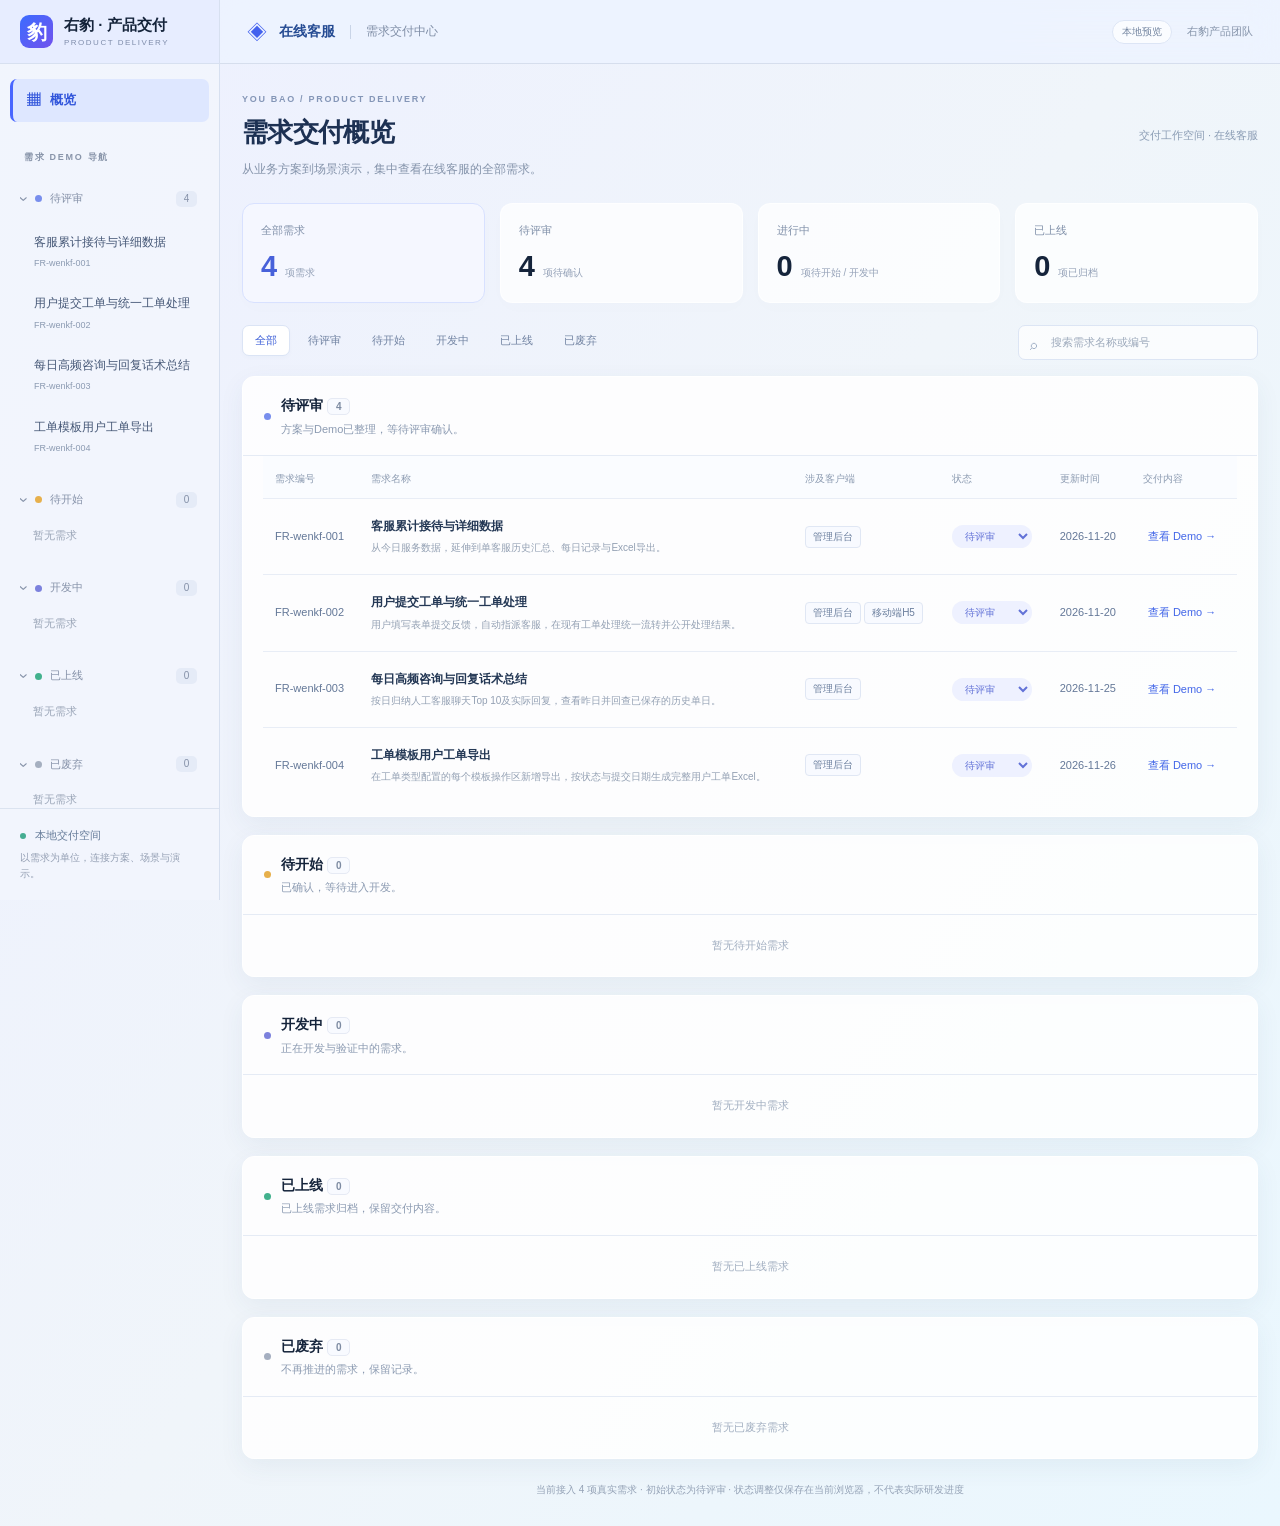
<file: index.html>
<!doctype html><html lang="zh-CN"><head><meta charset="utf-8"><meta name="viewport" content="width=device-width,initial-scale=1"><title>右豹 · 需求交付中心</title></head><body><p><a href="portal/index.html">打开在线客服需求交付中心</a></p><script>location.replace('./portal/index.html'+location.hash);</script></body></html>
</file>
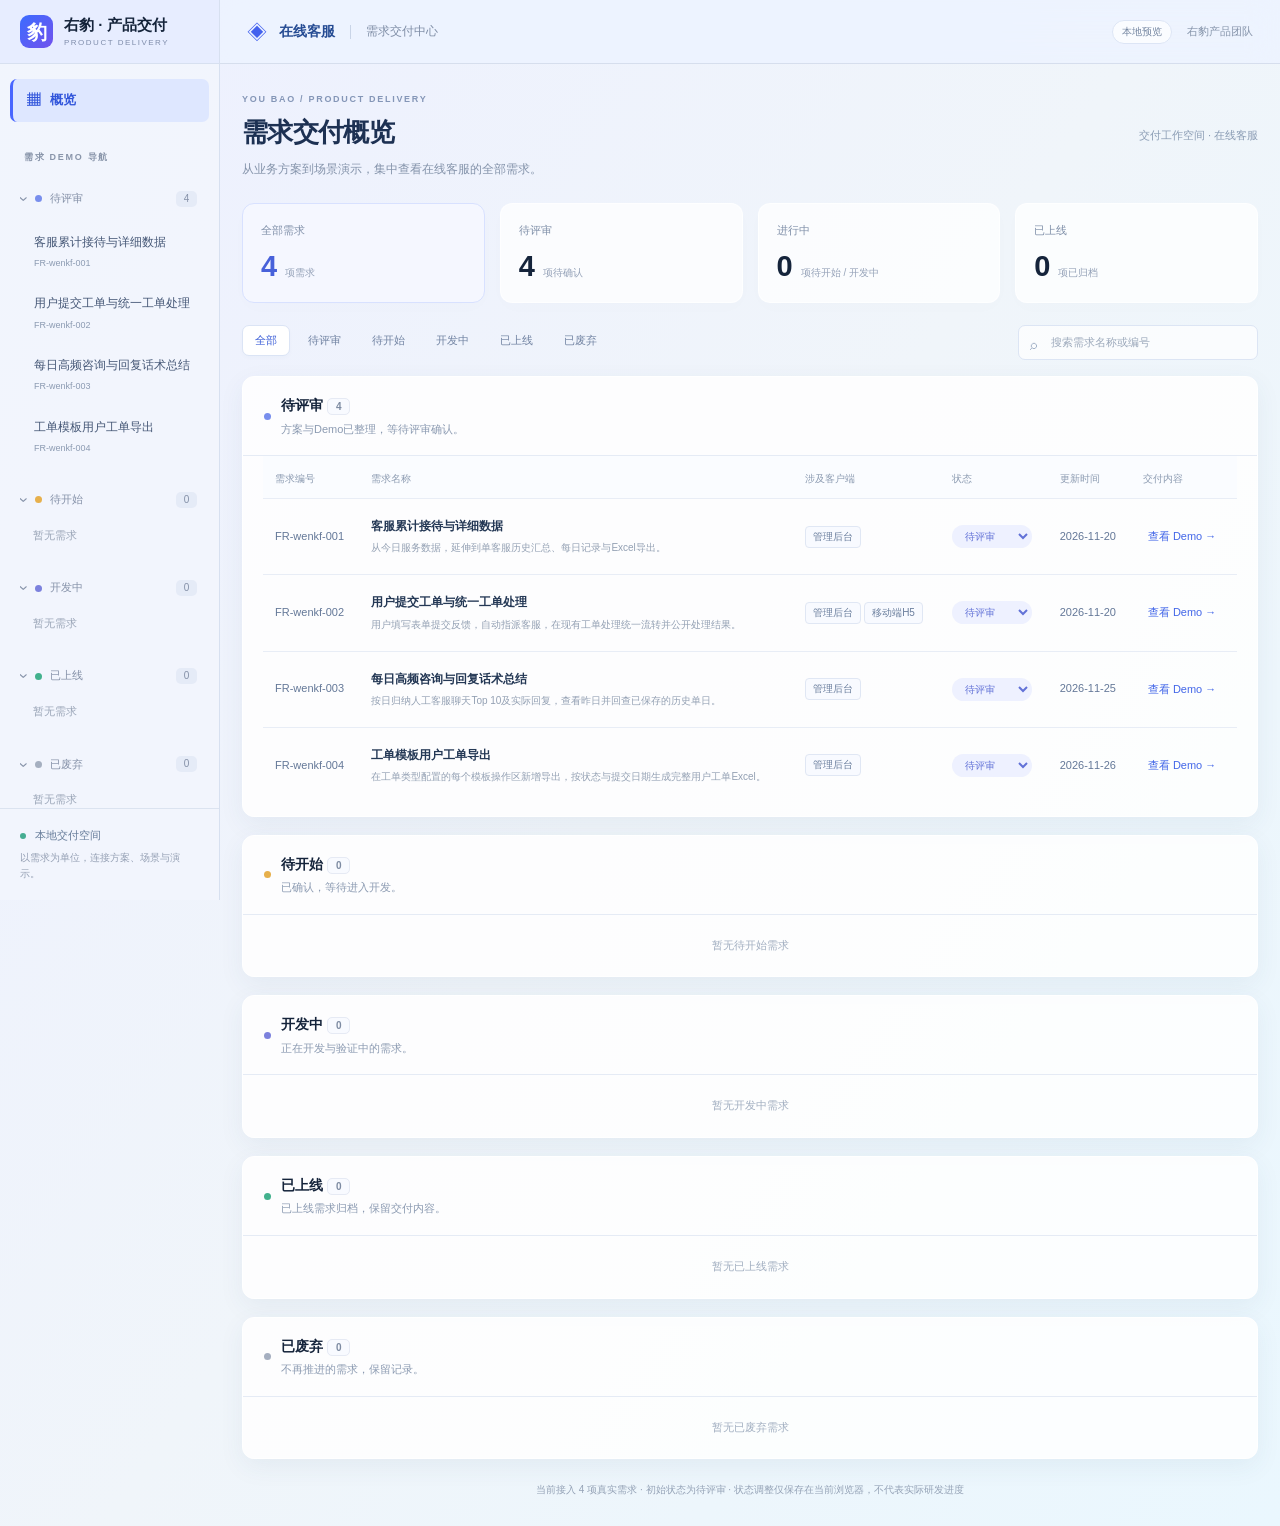
<file: 00-交付门户/index.htm>
<!doctype html><html lang="zh-CN"><head><meta charset="utf-8"><meta name="viewport" content="width=device-width,initial-scale=1"><title>右豹 · 需求交付中心</title></head><body><p><a id="portal-link" href="../portal/">打开需求交付中心</a></p><script>const target='../portal/'+location.search+location.hash;document.getElementById('portal-link').href=target;location.replace(target);</script></body></html>
</file>
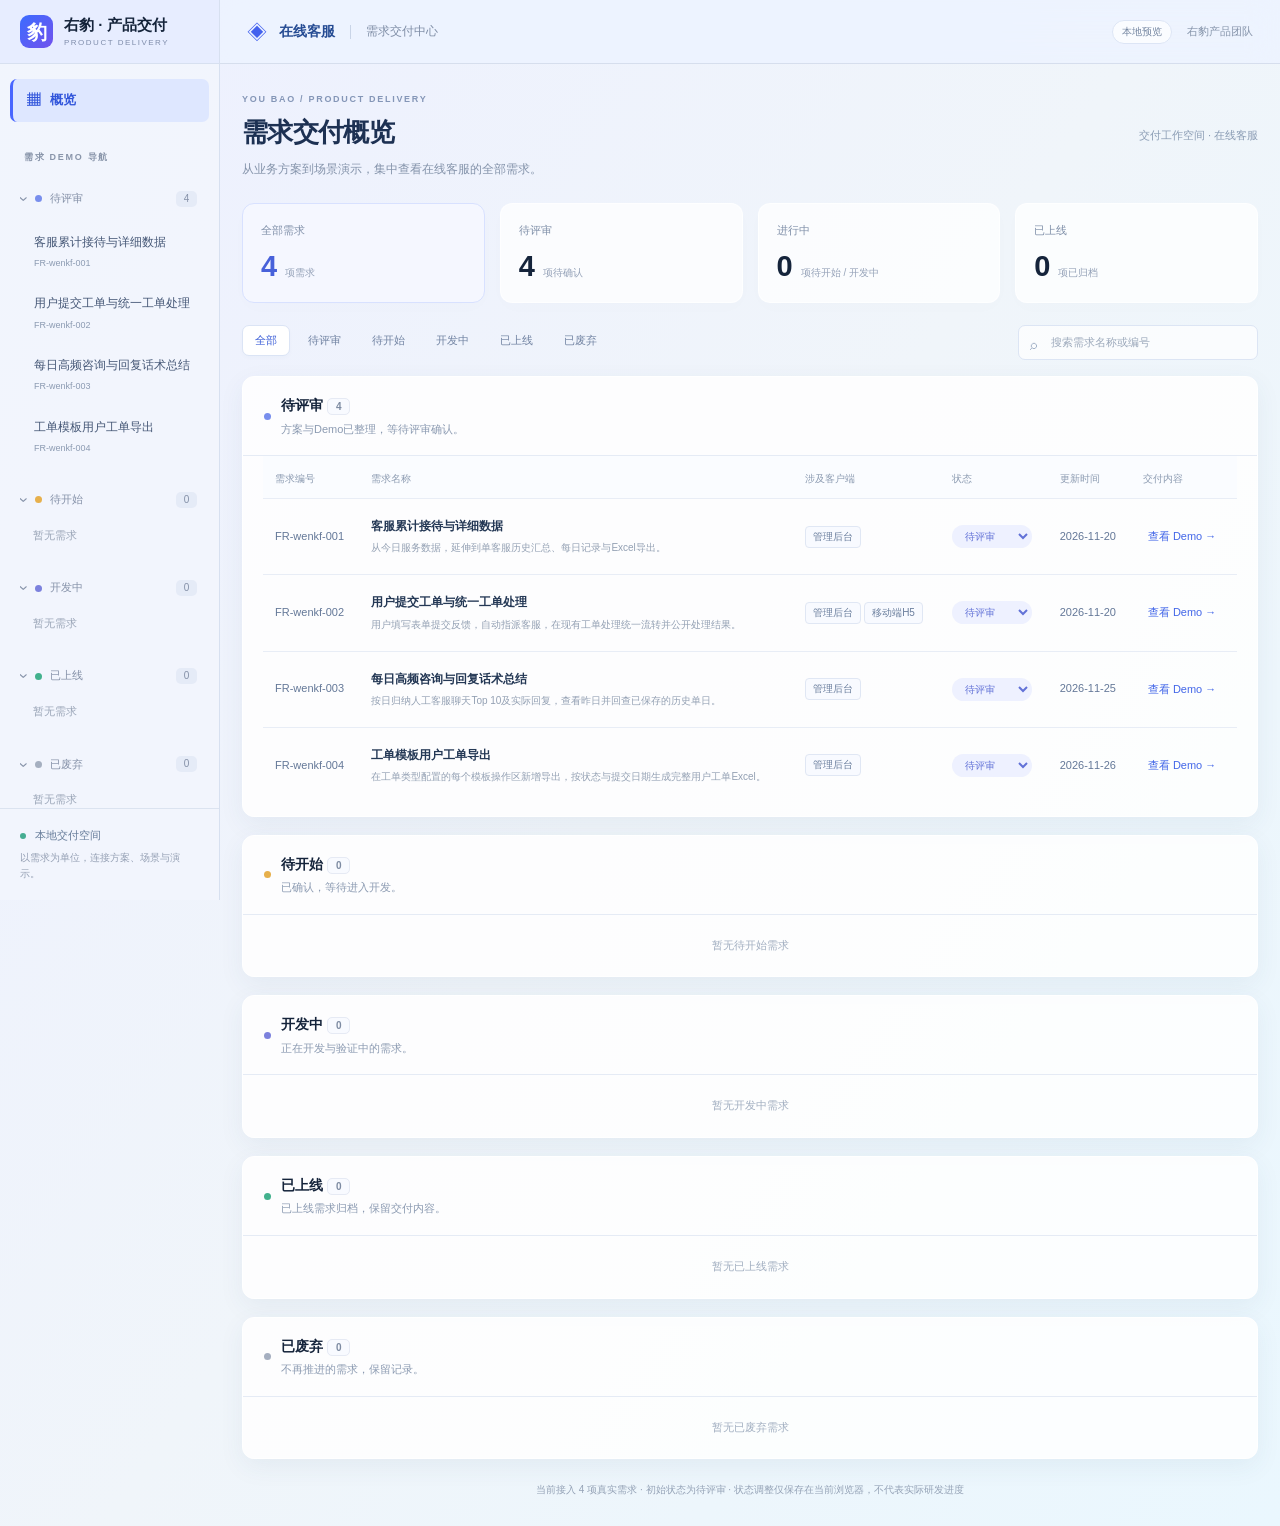
<file: portal/index.html>
<!doctype html>
<html lang="zh-CN"><head><meta charset="utf-8"><meta name="viewport" content="width=device-width,initial-scale=1"><title>右豹 · 需求交付中心</title><link rel="stylesheet" href="delivery.css"></head><body>
<aside class="delivery-sidebar"><a class="delivery-brand" href="#overview"><span>豹</span><div><b>右豹 · 产品交付</b><small>PRODUCT DELIVERY</small></div></a><div class="sidebar-content"><a class="overview-link" href="#overview"><span>▦</span> 概览</a><div class="nav-heading">需求 DEMO 导航</div><nav id="requirements-nav" aria-label="按状态分组的需求导航"></nav></div><div class="sidebar-footer"><span class="live-dot"></span> 本地交付空间<small>以需求为单位，连接方案、场景与演示。</small></div></aside>
<header class="delivery-topbar"><div class="workspace"><span class="workspace-icon">◈</span><b>在线客服</b><span class="divider"></span><span>需求交付中心</span></div><div class="topbar-right"><span class="local-badge">本地预览</span><span>右豹产品团队</span></div></header>
<main id="delivery-main"></main>
<dialog id="rules-dialog" class="rules-drawer" aria-labelledby="rules-title" aria-describedby="rules-requirement"><div class="rules-heading"><div><span class="eyebrow">REQUIREMENT RULES</span><h2 id="rules-title">需求规则</h2></div><button id="close-rules" class="icon-button" aria-label="关闭需求规则">×</button></div><p id="rules-requirement" class="rules-requirement"></p><div id="rules-tabs" class="rules-tabs" role="tablist" aria-label="需求规则客户端"></div><div id="rules-content" class="rules-content" role="tabpanel" tabindex="0"></div></dialog>
<div class="delivery-toast" id="delivery-toast" role="status" hidden></div>
<script src="requirements.js"></script><script src="delivery.js"></script></body></html>
</file>
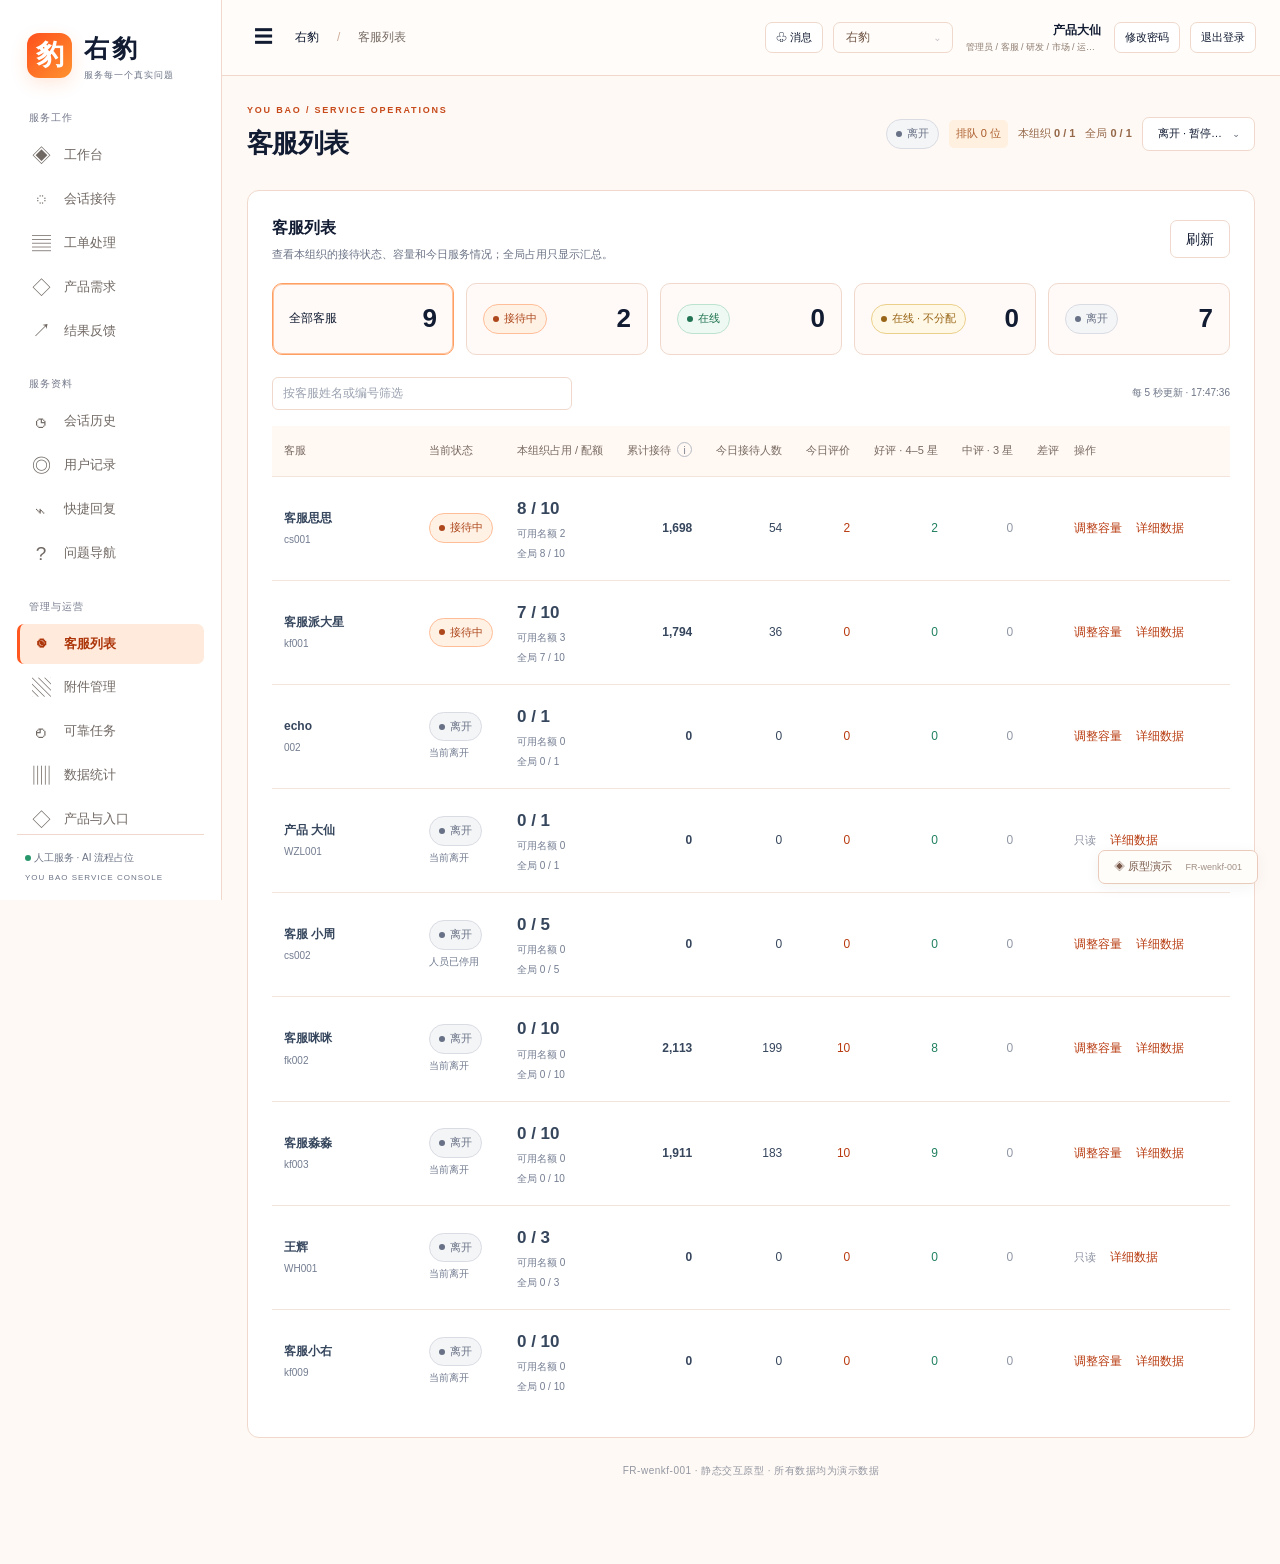
<file: 01-需求档案/FR-wenkf-001-客服详细数据/04-静态Demo/index.html>
<!doctype html>
<html lang="zh-CN">
<head><meta charset="utf-8"><meta name="viewport" content="width=device-width,initial-scale=1"><title>右豹 · 客服详细数据 Demo</title><link rel="stylesheet" href="style.css"><link rel="stylesheet" href="embed.css"></head>
<body>
<aside class="sidebar">
 <div class="brand"><span class="brand-mark">豹</span><div><strong>右豹</strong><small>服务每一个真实问题</small></div></div>
 <nav aria-label="后台导航" id="navigation"></nav>
 <div class="side-foot"><span class="dot green"></span> 人工服务 · AI 流程占位<small>YOU BAO SERVICE CONSOLE</small></div>
</aside>
<header class="topbar"><div class="crumb"><button class="icon-btn" aria-label="折叠导航" id="collapse">☰</button><span>右豹</span><i>/</i><button class="text quiet" id="crumb-list">客服列表</button><span id="crumb-detail" hidden><i>/</i> 客服详细数据</span></div><div class="top-actions"><button data-placeholder>♧ 消息</button><span class="org">右豹 <span>⌄</span></span><button class="text quiet" data-placeholder>用户 H5 ↗</button><div class="account"><b>产品大仙</b><small>管理员 / 客服 / 研发 / 市场 / 运营 / 产品</small></div><button data-placeholder>修改密码</button><button data-placeholder>退出登录</button></div></header>
<main id="main"></main>
<div class="demo-tools"><button id="demo-toggle">◈ 原型演示 <span>FR-wenkf-001</span></button><div id="demo-panel" hidden><b>演示辅助 · 非产品功能</b><p>数据为本地模拟，演示日期固定为2026-11-19。</p><label for="scene">查看页面状态</label><select id="scene"><option value="normal">正常数据</option><option value="zero">全0日期范围</option><option value="loading">查询加载中</option><option value="error">查询失败</option><option value="pageError">翻页失败</option><option value="expired">统计结果失效</option><option value="permission">无模块权限</option><option value="missing">客服不可访问</option><option value="exportFail">下一次导出失败</option></select><p>点击「详细数据」可进入详情。导出生成带演示标识的示例Excel。</p></div></div>
<div id="toast" class="toast" role="status" hidden></div>
<dialog id="capacity"><form method="dialog"><div class="dialog-head"><h2>调整容量</h2><button value="cancel" class="icon-btn" aria-label="关闭">×</button></div><p id="capacity-name"></p><label>接待配额 <input id="capacity-value" type="number" min="1" max="99" required></label><p class="muted">原有操作示意，仅修改本地演示数据。</p><div class="dialog-actions"><button value="cancel">取消</button><button type="button" class="primary" id="capacity-save">保存</button></div></form></dialog>
<script src="app.js"></script></body></html>
</file>
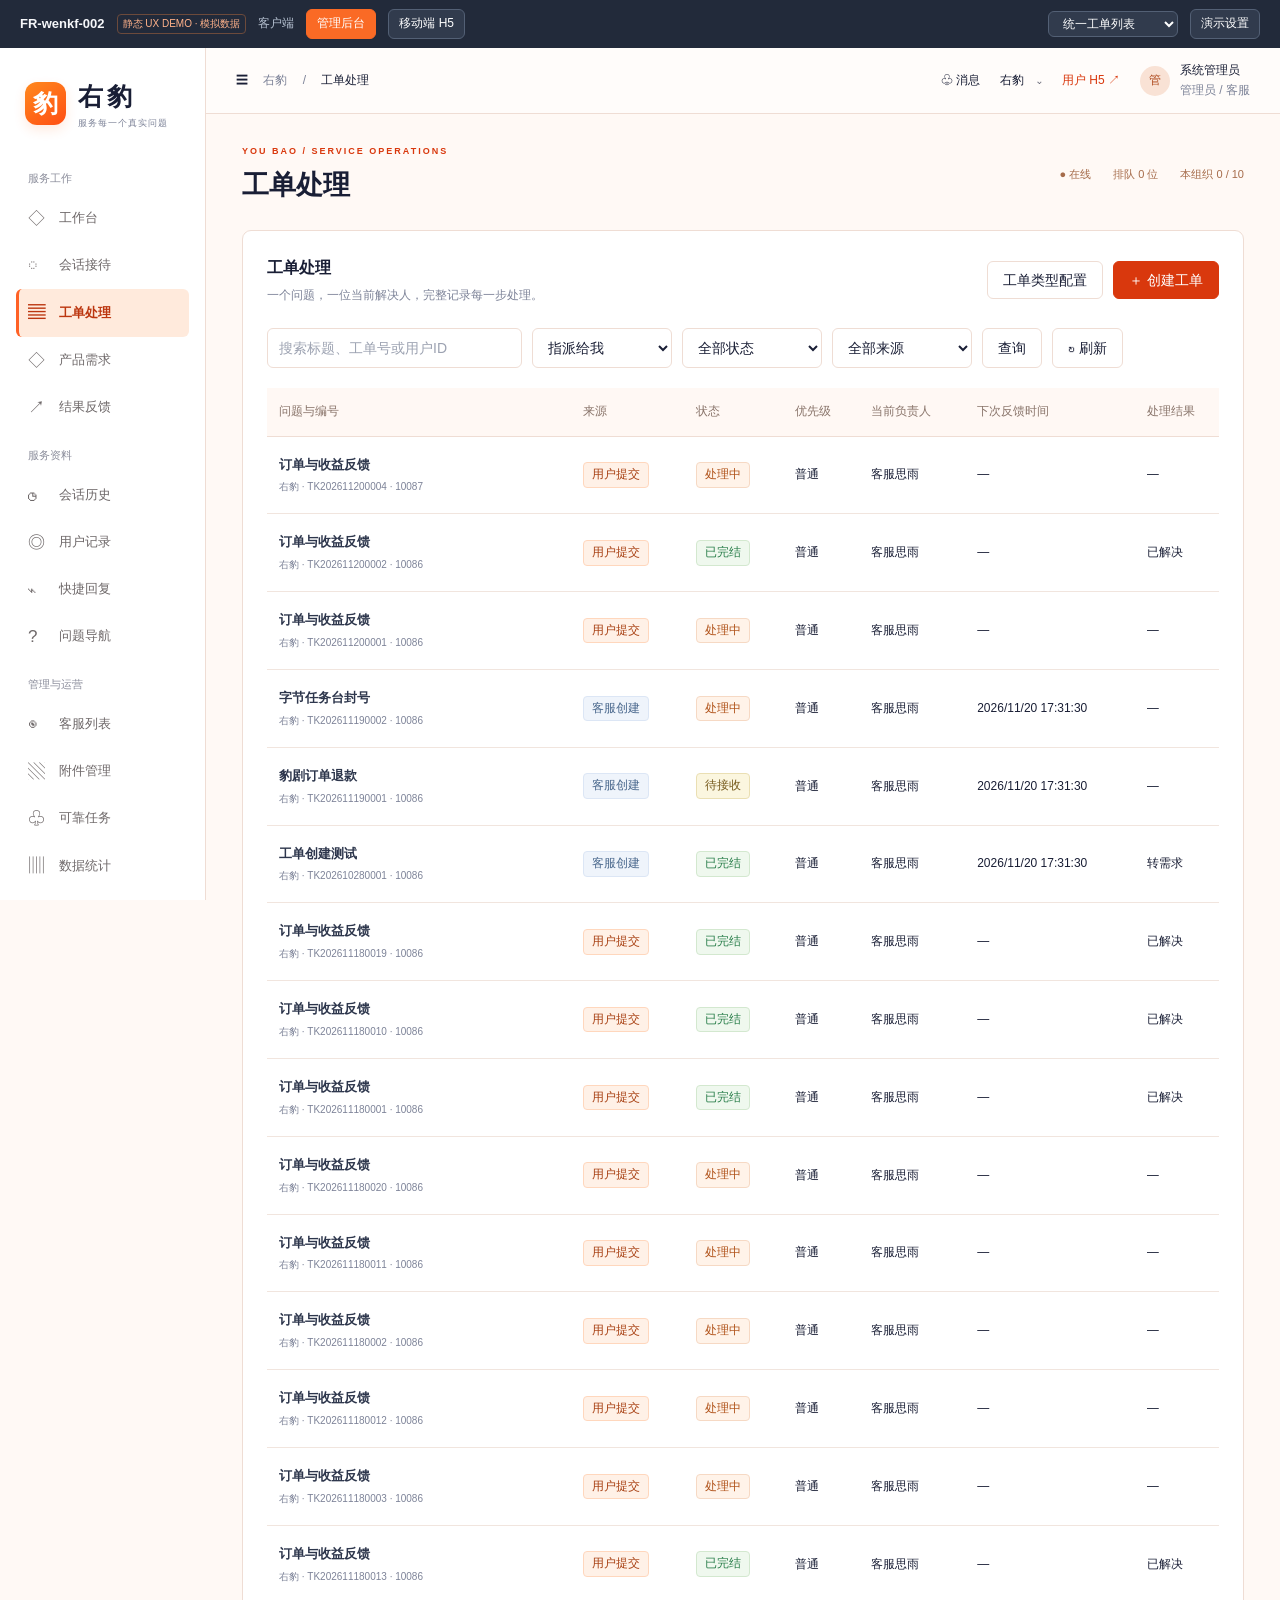
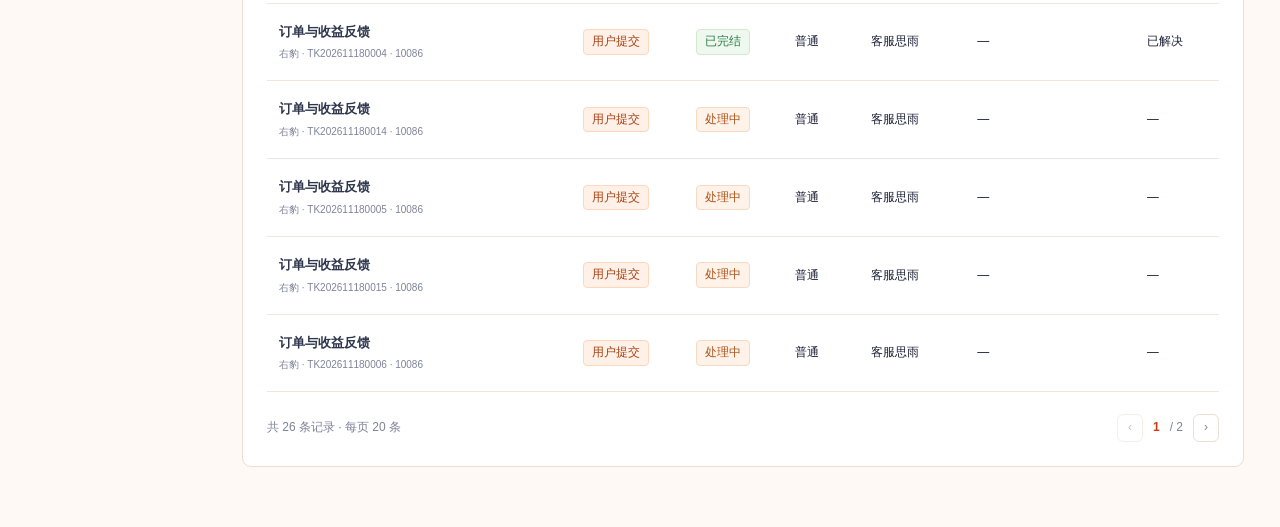
<file: 01-需求档案/FR-wenkf-002-用户工单/04-静态Demo/index.html>
<!doctype html><html lang="zh-CN"><head><meta charset="utf-8"><meta name="viewport" content="width=device-width,initial-scale=1"><title>FR-wenkf-002 · 用户工单 UX Demo</title><link rel="stylesheet" href="style.css?v=2"></head><body><div id="demo"></div><div id="app"></div><div id="overlay"></div><div id="toast" role="status" aria-live="polite"></div><script src="app.js?v=2"></script></body></html>
</file>
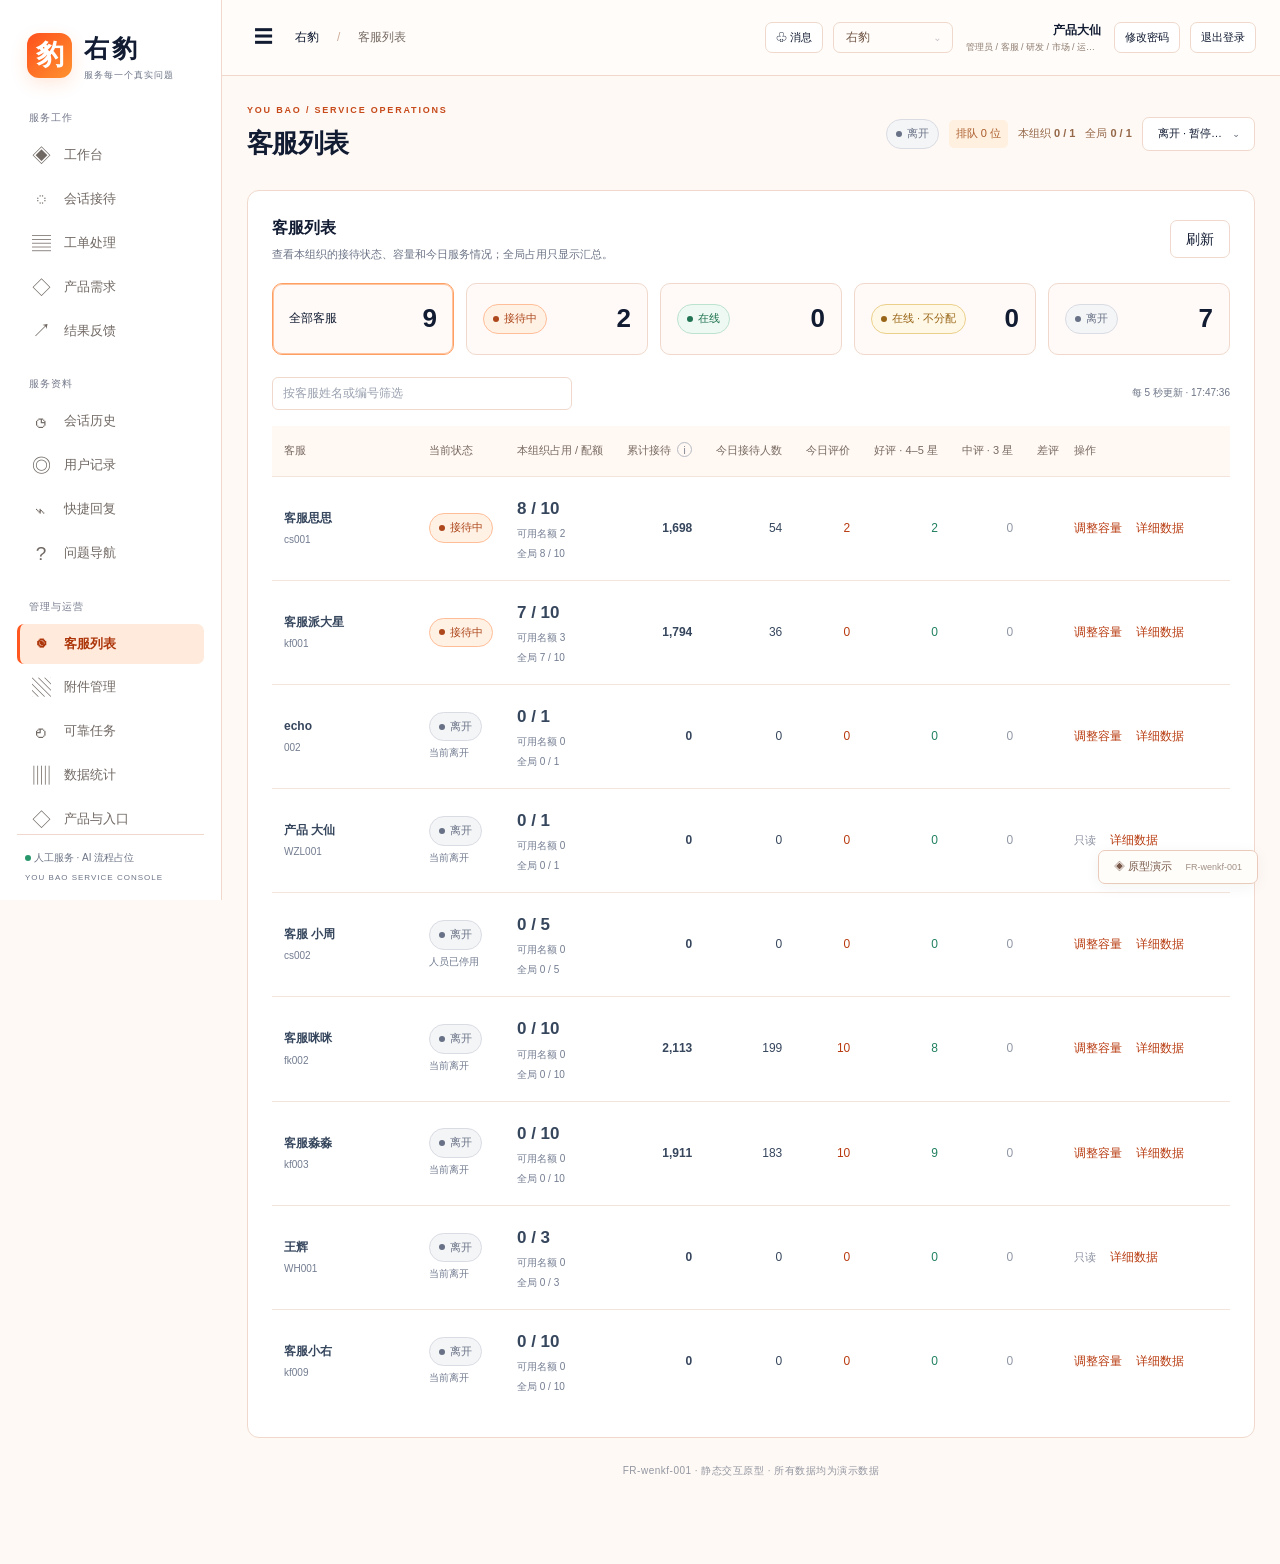
<file: 01-需求档案/FR-wenkf-001-客服详细数据/04-静态Demo/FR-wenkf-001-客服详细数据Demo.html>
<!doctype html>
<html lang="zh-CN">
<head><meta charset="utf-8"><meta name="viewport" content="width=device-width,initial-scale=1"><title>右豹 · 客服详细数据 Demo</title><style>
:root{--bg:#fff9f5;--surface:#fff;--soft:#fffaf7;--border:#f0d9cc;--line:#f3e5dc;--ink:#111b32;--sub:#6c7486;--orange:#ff571f;--orange-dark:#b83b10;--orange-soft:#ffeadc;--green:#21815f;--red:#d64230}
/* Keep key identity and actions visible when the data table scrolls. */
.table-wrap table:not(.daily) th:first-child,.table-wrap table:not(.daily) td:first-child,.daily th:first-child,.daily td:first-child{position:sticky;left:0;z-index:1;background:#fff}
.table-wrap table:not(.daily) th:last-child,.table-wrap table:not(.daily) td:last-child{position:sticky;right:0;z-index:1;background:#fff}
.table-wrap table:not(.daily) th:first-child,.table-wrap .daily th:first-child,.table-wrap table:not(.daily) th:last-child{background:#fff8f3}
*{box-sizing:border-box}body{margin:0;background:var(--bg);color:var(--ink);font:14px/1.6 "Microsoft YaHei","PingFang SC",Arial,sans-serif}button,input,select{font:inherit}button{cursor:pointer;border:1px solid var(--border);border-radius:7px;background:white;padding:7px 15px;color:var(--ink);transition:background .15s,border-color .15s}button:hover:not(:disabled){border-color:#ffa271;background:#fff6ee}button:disabled{cursor:not-allowed;opacity:.48}button:focus-visible,input:focus-visible,select:focus-visible,summary:focus-visible{outline:3px solid #ffb38f;outline-offset:3px}input,select{background:white;border:1px solid var(--border);border-radius:6px;padding:8px 11px;color:var(--ink)}input::placeholder{color:#9aa1af}a{color:var(--orange-dark)}[hidden]{display:none!important}.sidebar{width:222px;position:fixed;inset:0 auto 0 0;background:#fff;border-right:1px solid var(--border);z-index:10;padding:28px 17px 86px;overflow:auto}.brand{display:flex;align-items:center;gap:12px;margin:0 10px 28px}.brand-mark{height:45px;width:45px;background:linear-gradient(135deg,#ff501d,#ff922f);display:grid;place-items:center;color:white;font-size:28px;font-weight:bold;border-radius:12px;box-shadow:0 6px 17px #ff702528}.brand strong{font-size:25px;letter-spacing:3px}.brand small{display:block;font-size:9px;color:var(--sub);letter-spacing:1px}.nav-group{font-size:10px;letter-spacing:1px;color:#74798b;margin:25px 12px 9px}.nav-item{display:flex;gap:13px;align-items:center;width:100%;border:0;border-left:3px solid transparent;border-radius:7px;margin:3px 0;padding:10px 11px;text-align:left;color:#706863;background:transparent;font-size:13px}.nav-item .nav-icon{width:20px;text-align:center;font-size:19px;line-height:1}.nav-item.active{border-left-color:var(--orange);background:var(--orange-soft);color:#ad360b;font-weight:600}.side-foot{position:fixed;bottom:0;left:17px;width:187px;background:white;border-top:1px solid var(--border);padding:15px 8px;font-size:10px;color:var(--sub)}.side-foot small{display:block;font-size:8px;letter-spacing:1px;margin-top:6px}.topbar{height:76px;margin-left:222px;border-bottom:1px solid var(--border);background:#fffcf9;display:flex;align-items:center;justify-content:space-between;padding:0 30px;gap:20px}.crumb,.top-actions{display:flex;align-items:center;gap:14px;white-space:nowrap}.crumb{font-size:12px}.crumb i{font-style:normal;color:#ceac98;padding:0 4px}.icon-btn{border:0;background:transparent;padding:4px 8px;font-size:19px}.text{padding:0;border:0;background:transparent;color:var(--orange-dark);font-size:12px}.text:hover:not(:disabled){background:transparent;color:var(--orange)}.quiet{color:#776b64}.top-actions{font-size:12px;gap:10px}.top-actions button{font-size:11px;padding:6px 10px}.top-actions .text{border:0}.org{width:170px;border:1px solid var(--border);border-radius:7px;padding:5px 12px;color:#745b4b}.org span{float:right;color:#a2a5af}.account{text-align:right;margin:0 3px}.account b{font-size:12px}.account small{display:block;font-size:9px;color:#8d7c70}.shell{max-width:1770px;margin:0 auto;padding:30px 30px 90px}.page-heading{display:flex;justify-content:space-between;align-items:center;gap:20px;margin-bottom:25px}.eyebrow{color:#c64a1a;font-size:9px;font-weight:bold;letter-spacing:1.8px;margin-bottom:6px}.page-heading h1{font-size:26px;margin:0;font-weight:700;letter-spacing:-.7px}.availability{display:flex;gap:10px;align-items:center;font-size:11px;color:#956849;flex-wrap:wrap}.pill{border-radius:30px;padding:5px 9px;border:1px solid #d9dce3;color:#687185;background:#f4f5f7;white-space:nowrap;font-size:11px;display:inline-flex;align-items:center;gap:5px}.pill.orange{color:#ad471c;background:#fff2e5;border-color:#ffbd98}.pill.green{color:#217453;background:#eff9f3;border-color:#bce2d0}.pill.gold{color:#986516;background:#fff8e7;border-color:#ebd08b}.dot{display:inline-block;width:6px;height:6px;background:currentColor;border-radius:50%}.dot.green{background:#28966b}.queue{background:#fff0df;color:#aa5c2b;border-radius:5px;padding:5px 7px}.panel{background:#fff;border:1px solid var(--border);border-radius:12px;padding:24px;margin-bottom:20px}.panel-header{display:flex;justify-content:space-between;align-items:center;gap:18px;margin-bottom:20px}.panel-header h2,h2{font-size:16px;margin:0}.panel-header p{font-size:11px;margin:5px 0 0;color:var(--sub)}.muted{color:var(--sub);font-size:12px}.stat-tabs{display:grid;grid-template-columns:repeat(5,1fr);gap:12px;margin-bottom:22px}.stat-tab{padding:14px 16px;border:1px solid var(--border);border-radius:10px;background:var(--soft);display:flex;justify-content:space-between;align-items:center;text-align:left;font-size:12px}.stat-tab b{font-size:26px;font-variant-numeric:tabular-nums}.stat-tab.selected{border-color:#ff9f64;box-shadow:inset 0 0 0 1px #ffc49e}.search-row{display:flex;justify-content:space-between;align-items:center;gap:20px;margin-bottom:16px}.search-row input{width:300px;font-size:12px;padding:6px 10px}.update{font-size:10px;color:var(--sub)}.table-wrap{overflow-x:auto;max-width:100%}table{border-collapse:collapse;width:100%;font-size:12px;white-space:nowrap}th{font-weight:400;color:#786a61;background:#fff8f3;text-align:left;font-size:11px;padding:16px 12px;border-bottom:1px solid var(--line)}td{border-bottom:1px solid var(--line);padding:18px 12px;height:91px;color:#36465d;font-variant-numeric:tabular-nums}tbody tr:last-child td{border-bottom:0}tbody tr:hover{background:#fffaf6}td.name{min-width:145px}td.name b{font-size:12px}td small{display:block;font-size:10px;color:#727c90;margin-top:4px}.capacity-num{font-size:17px;font-weight:600}.num{text-align:right}.accent{color:var(--orange-dark)}.good{color:var(--green)}.bad{color:var(--red)}.zero{color:#9097a5}.row-actions{display:flex;gap:14px;align-items:center}.op-cell{min-width:168px}.read-only{font-size:11px;color:#8b90a0}.info-icon{display:inline-grid;place-items:center;width:15px;height:15px;font-size:10px;color:#7a7f8c;border:1px solid #b6bbc3;border-radius:50%;padding:0;background:transparent;margin-left:3px}.back{margin-bottom:13px;display:inline-block;font-size:12px}.detail-heading{margin-bottom:20px}.detail-heading p{font-size:12px;color:var(--sub);margin:5px 0 0}.identity-panel{display:flex;align-items:center;justify-content:space-between;gap:25px;padding:24px 28px}.identity{display:flex;gap:15px;align-items:center}.avatar{height:53px;width:53px;display:grid;place-items:center;background:#fff0e4;border:1px solid #ffcfad;color:#ac411a;border-radius:12px;font-size:24px;font-weight:600}.identity h2{font-size:19px;margin-bottom:3px}.identity p{margin:0;font-size:12px;color:var(--sub)}.id-sep{color:#d8c5b9;padding:0 10px}.alltime{border-left:1px solid var(--line);padding-left:30px;min-width:240px}.alltime label{font-size:12px;color:#6f645b}.alltime b{font-size:32px;line-height:1.25;display:inline-block;margin:0 8px 4px 0;letter-spacing:-1px}.alltime .caption{font-size:10px;color:#7b8190}.alltime .countline{margin-top:4px}.toolbar{display:flex;justify-content:space-between;gap:20px;flex-wrap:wrap;align-items:center}.segmented{display:flex;gap:5px;flex-wrap:wrap}.segmented button{border-color:transparent;color:#776c65;font-size:12px;padding:7px 15px}.segmented button.active{color:#b1390d;border-color:#ffb68d;background:#fff0e4;font-weight:600}.buttons{display:flex;gap:9px}.primary{background:var(--orange);border-color:var(--orange);color:#fff}.primary:hover:not(:disabled){background:#e64d18;border-color:#e64d18}.range-meta{display:flex;align-items:center;justify-content:space-between;gap:12px;margin-top:17px;font-size:11px;color:#70798a;flex-wrap:wrap}.range-meta strong{font-weight:400;color:#645a52}.custom-box{margin-top:17px;padding:16px;background:#fffaf6;border:1px solid var(--line);border-radius:8px}.date-inputs{display:flex;align-items:center;gap:10px;flex-wrap:wrap}.date-inputs input{font-size:12px}.date-inputs button{font-size:12px}.form-error{color:var(--red);font-size:12px;min-height:20px;margin-top:8px}.hint{font-size:11px;color:#777d88;margin:9px 0 0}.pending{font-size:11px;color:#a35320;margin-top:8px}.summary-panel{padding:23px 25px}.section-head{display:flex;justify-content:space-between;align-items:center;margin-bottom:20px;gap:15px}.section-head h2{font-size:16px}.section-head .sub{font-size:11px;font-weight:400;color:var(--sub);margin-left:10px}.metrics{display:grid;grid-template-columns:1fr 1.65fr 1.65fr;gap:15px}.metric-group{border:1px solid var(--border);border-radius:9px;background:var(--soft);padding:17px 19px}.metric-group-label{font-size:10px;color:#897667;margin-bottom:14px}.metric-label{font-size:12px;color:#686c77}.metric-number{font-size:29px;line-height:1.4;font-weight:650;letter-spacing:-.7px;font-variant-numeric:tabular-nums}.metric-number small{font-size:11px;font-weight:400;color:#858b97;letter-spacing:0;margin-left:6px}.evaluation-top{display:flex;justify-content:space-between;align-items:center;margin-bottom:10px}.evaluation-bottom{display:flex;gap:15px;border-top:1px solid var(--line);padding-top:10px}.evaluation-bottom>div{flex:1}.mini-num{font-size:19px;margin-top:4px;font-weight:600}.ticket-metrics{display:grid;grid-template-columns:repeat(3,1fr);gap:13px}.ticket-metrics .metric-label{font-size:11px}.ticket-metrics .metric-number{font-size:27px;margin-top:10px}.ticket-foot{font-size:10px;color:#867769;margin-top:13px}.notice{display:flex;gap:9px;font-size:11px;color:#806d5f;background:#fff8ee;border:1px solid #f4e3ca;border-radius:7px;padding:11px 14px;margin-top:17px}.notice .symbol{color:#a26e2d}.rules{margin-top:11px;font-size:11px;color:#72798a}.rules summary{cursor:pointer;color:#805b43;width:max-content}.rules ul{padding-left:19px;line-height:1.9}.daily td{height:49px;padding:12px 13px}.daily th{padding:13px;font-size:11px}.daily td:first-child{color:#4f5869}.pagination{display:flex;justify-content:space-between;align-items:center;font-size:11px;color:var(--sub);margin-top:19px;gap:15px}.page-buttons{display:flex;align-items:center;gap:8px}.page-buttons button{padding:4px 10px;font-size:12px}.page-buttons .current{background:#fff0e4;border-color:#ffba90;color:#a63d16}.footer-note{text-align:center;font-size:10px;color:#9296a1;margin-top:25px;letter-spacing:.5px}.result-note{font-size:12px;color:#795c45;padding:12px 0}.error-box{padding:52px 20px;text-align:center;color:#7c6a60}.error-symbol{width:45px;height:45px;border:1px solid #efc5aa;background:#fff4e9;border-radius:50%;display:grid;place-items:center;margin:0 auto 15px;font-size:23px;color:#bb6a37}.error-box h3{font-size:17px;color:var(--ink);margin:0 0 8px}.error-box p{font-size:12px}.error-box button{margin-top:10px;font-size:12px}.skeleton{display:inline-block;background:linear-gradient(90deg,#f5ebe4,#fdf9f5,#f5ebe4);background-size:200% 100%;border-radius:5px;animation:shimmer 1.2s infinite;height:30px;width:85px}.loading-table{height:300px;background:repeating-linear-gradient(to bottom,#faf5f0 0,#faf5f0 14px,white 14px,white 48px);opacity:.7;margin:15px 0}@keyframes shimmer{to{background-position:-200% 0}}.export-status{background:#fff8ef;border:1px solid #f3dcc2;border-radius:8px;padding:11px 14px;margin-top:15px;display:flex;justify-content:space-between;gap:15px;align-items:center;font-size:12px}.export-status small{display:block;font-size:10px;color:#8b7967;margin-top:4px}.spinner{display:inline-block;width:12px;height:12px;border:2px solid #f0cbb6;border-top-color:var(--orange);border-radius:50%;animation:spin .8s linear infinite;margin-right:7px}@keyframes spin{to{transform:rotate(360deg)}}.demo-tools{position:fixed;bottom:16px;right:22px;z-index:30}.demo-tools>button{font-size:11px;box-shadow:0 3px 15px #3925190d;color:#775849;border-color:#eacbbb;background:#fffdfa}.demo-tools>button span{font-size:9px;color:#a09085;padding-left:10px}.demo-tools>div{position:absolute;bottom:47px;right:0;width:300px;background:white;padding:20px;border:1px solid var(--border);border-radius:10px;box-shadow:0 10px 40px #3826181a;font-size:12px}.demo-tools p{font-size:11px;color:var(--sub)}.demo-tools label{display:block;margin:12px 0 6px}.demo-tools select{width:100%;font-size:12px}.toast{position:fixed;top:92px;left:50%;transform:translateX(-50%);z-index:70;background:#202b3d;color:white;font-size:12px;padding:11px 20px;border-radius:8px;box-shadow:0 6px 24px #0002;max-width:80vw}.dialog-head{display:flex;justify-content:space-between;align-items:center}.dialog-actions{display:flex;justify-content:flex-end;gap:10px;margin-top:24px}dialog{border:1px solid var(--border);border-radius:12px;width:390px;padding:24px;color:var(--ink)}dialog::backdrop{background:#151b3433}dialog input{width:100px;margin-left:15px}.empty-list{text-align:center;color:var(--sub);padding:45px}.sr-only{position:absolute;width:1px;height:1px;overflow:hidden;clip:rect(0,0,0,0)}body.nav-collapsed .sidebar{display:none}body.nav-collapsed .topbar,body.nav-collapsed main{margin-left:0}main{margin-left:222px}@media(min-width:2100px){.shell{padding-top:32px}}@media(max-width:1500px){.shell{padding:27px 25px 85px}.topbar{padding:0 24px}.account small{max-width:135px;overflow:hidden;text-overflow:ellipsis}.top-actions .org{width:120px}.metrics{grid-template-columns:1fr 1.5fr 1.7fr;gap:12px}.metric-group{padding:16px}.ticket-metrics{gap:8px}.availability .availability-extra{display:none}.top-actions>.text{display:none}}@media(max-width:1150px){.sidebar{width:190px}.topbar,main{margin-left:190px}.top-actions .account,.top-actions .org{display:none}.shell{padding:22px 20px 85px}.stat-tab{padding:12px 10px}.metrics{grid-template-columns:1fr 1.6fr}.metric-group.ticket-group{grid-column:1/-1}.ticket-metrics{gap:25px}.availability{display:none}.side-foot{width:156px}.alltime{min-width:210px;padding-left:20px}}@media(max-width:760px){.sidebar{display:none}.topbar,main{margin-left:0}.topbar{padding:0 14px;height:62px}.top-actions{display:none}.shell{padding:20px 14px 85px}.panel{padding:17px}.stat-tabs{grid-template-columns:repeat(2,1fr)}.metrics{grid-template-columns:1fr}.metric-group.ticket-group{grid-column:auto}.identity-panel{align-items:flex-start;flex-direction:column}.alltime{border-left:0;border-top:1px solid var(--line);padding:16px 0 0;width:100%}.range-meta{align-items:flex-start}.section-head{align-items:flex-start;flex-direction:column}.search-row input{width:230px}.update{display:none}.page-heading h1{font-size:23px}.identity p{font-size:11px}.pagination{align-items:flex-start;flex-direction:column}}@media(prefers-reduced-motion:reduce){*{animation:none!important;transition:none!important}}

.history-metrics{display:flex;gap:20px;align-items:center}.history-metrics .alltime{min-width:175px}.satisfaction-number{font-size:27px}.satisfaction-row{display:flex;justify-content:space-between;align-items:center;margin:8px 0 12px;gap:12px}.satisfaction-row strong{font-size:22px;color:var(--orange-dark)}
@media(max-width:1250px){.identity-panel{flex-wrap:wrap;gap:22px}.history-metrics{margin-left:auto}}@media(max-width:760px){.history-metrics{width:100%;margin:0;gap:14px}.history-metrics .alltime{min-width:0;flex:1}.satisfaction-number{font-size:24px}}

/* Satisfaction follows bad ratings in the same metric row. */
.evaluation-bottom{display:grid;grid-template-columns:repeat(3,minmax(0,1fr)) minmax(82px,1.2fr);gap:10px}.evaluation-bottom .metric-label{font-size:11px;white-space:nowrap}.satisfaction-item .mini-num{color:var(--orange-dark);font-variant-numeric:tabular-nums}.daily{min-width:1040px}

</style><style>
/* Optional content-only mode for the delivery portal. Standalone demo is unchanged. */
body.embedded .sidebar,body.embedded .topbar,body.embedded .demo-tools,body.embedded .footer-note{display:none!important}
body.embedded main{margin-left:0}
body.embedded .shell{max-width:none;padding:25px 26px 45px}
body.embedded .availability{display:none}
body.embedded .page-heading{margin-bottom:19px}
body.embedded .back{margin-bottom:10px}
body.embedded .panel{margin-bottom:16px}
@media(max-width:1100px){body.embedded .metrics{grid-template-columns:1fr 1.5fr}body.embedded .ticket-group{grid-column:1/-1}}

</style></head>
<body>
<aside class="sidebar">
 <div class="brand"><span class="brand-mark">豹</span><div><strong>右豹</strong><small>服务每一个真实问题</small></div></div>
 <nav aria-label="后台导航" id="navigation"></nav>
 <div class="side-foot"><span class="dot green"></span> 人工服务 · AI 流程占位<small>YOU BAO SERVICE CONSOLE</small></div>
</aside>
<header class="topbar"><div class="crumb"><button class="icon-btn" aria-label="折叠导航" id="collapse">☰</button><span>右豹</span><i>/</i><button class="text quiet" id="crumb-list">客服列表</button><span id="crumb-detail" hidden><i>/</i> 客服详细数据</span></div><div class="top-actions"><button data-placeholder>♧ 消息</button><span class="org">右豹 <span>⌄</span></span><button class="text quiet" data-placeholder>用户 H5 ↗</button><div class="account"><b>产品大仙</b><small>管理员 / 客服 / 研发 / 市场 / 运营 / 产品</small></div><button data-placeholder>修改密码</button><button data-placeholder>退出登录</button></div></header>
<main id="main"></main>
<div class="demo-tools"><button id="demo-toggle">◈ 原型演示 <span>FR-wenkf-001</span></button><div id="demo-panel" hidden><b>演示辅助 · 非产品功能</b><p>数据为本地模拟，演示日期固定为2026-11-19。</p><label for="scene">查看页面状态</label><select id="scene"><option value="normal">正常数据</option><option value="zero">全0日期范围</option><option value="loading">查询加载中</option><option value="error">查询失败</option><option value="pageError">翻页失败</option><option value="expired">统计结果失效</option><option value="permission">无模块权限</option><option value="missing">客服不可访问</option><option value="exportFail">下一次导出失败</option></select><p>点击「详细数据」可进入详情。导出生成带演示标识的示例Excel。</p></div></div>
<div id="toast" class="toast" role="status" hidden></div>
<dialog id="capacity"><form method="dialog"><div class="dialog-head"><h2>调整容量</h2><button value="cancel" class="icon-btn" aria-label="关闭">×</button></div><p id="capacity-name"></p><label>接待配额 <input id="capacity-value" type="number" min="1" max="99" required></label><p class="muted">原有操作示意，仅修改本地演示数据。</p><div class="dialog-actions"><button value="cancel">取消</button><button type="button" class="primary" id="capacity-save">保存</button></div></form></dialog>
<script>
'use strict';
const $=s=>document.querySelector(s), $$=s=>[...document.querySelectorAll(s)];
const TODAY='2026-11-19', START='2026-10-30';
const names=['客服思思','客服派大星','echo','产品 大仙','客服 小周','客服咪咪','客服淼淼','王辉','客服小右'];
const ids=['cs001','kf001','002','WZL001','cs002','fk002','kf003','WH001','kf009'];
const users=names.map((name,i)=>({name,id:ids[i],active:i<2,readonly:i===3||i===7,disabled:i===4,capacity:[10,10,1,1,5,10,10,3,10][i],occupied:[8,7,0,0,0,0,0,0,0][i]}));
const days=Array.from({length:21},(_,i)=>new Date(Date.UTC(2026,9,30+i)).toISOString().slice(0,10));
const keys=['sessions','ratings','good','neutral','bad','created','processing','closed'];
const labels=['接待会话数','评价数','好评数（4—5星）','中评数（3星）','差评数（1—2星）','创建工单数','处理中工单数','已完结工单数'];
function dataset(index){return days.map((date,i)=>{let n=(i===0||i===4||index===2||index===3||index===4||index===7||index===8)?0:24+(i*17+index*23)%150; if(i===20)n=[54,36,0,0,0,199,183,0,0][index];let good=n?Math.floor(n/18):0,neutral=n&&i%6===0?1:0,bad=n&&i%9===0?1:0;if(i===20){good=[2,0,0,0,0,8,9,0,0][index];neutral=0;bad=index===5?2:index===6?1:0;}return{date,sessions:n,ratings:good+neutral+bad,good,neutral,bad,created:n?Math.floor(n/15):0,processing:n&&i>16?1:0,closed:n?Math.floor(n/19)+2:0};});}
const data=users.map((_,i)=>dataset(i));
const sum=rows=>Object.fromEntries(keys.map(k=>[k,rows.reduce((n,r)=>n+r[k],0)]));
const satisfaction=t=>t.ratings?((t.good/t.ratings)*100).toFixed(2)+'%':'—';
const fmt=n=>Number(n).toLocaleString('en-US');
const escape=s=>String(s).replace(/[&<>"']/g,c=>({'&':'&amp;','<':'&lt;','>':'&gt;','"':'&quot;',"'":'&#39;'}[c]));
let state={view:'list',index:0,filter:'全部客服',search:'',preset:'全部',from:START,to:TODAY,page:1,editing:false,draftFrom:START,draftTo:TODAY,error:'',scene:'normal',loading:false,exporting:false,exportStatus:'',exportUrl:'',exportFilename:'',listScroll:0};
let queryId=0,exportId=0,timeTick=0,toastTimer;
function stamp(){return `${TODAY} 17:47:${String(36+(timeTick++%24)).padStart(2,'0')}`;}
state.asof=stamp();
const menu=[['服务工作',[['◈','工作台'],['◌','会话接待'],['▤','工单处理'],['◇','产品需求'],['↗','结果反馈']]],['服务资料',[['◷','会话历史'],['◎','用户记录'],['⌁','快捷回复'],['?','问题导航']]],['管理与运营',[['◉','客服列表'],['▧','附件管理'],['◴','可靠任务'],['▥','数据统计'],['◇','产品与入口']]],['系统管理',[['♧','人员管理'],['♧','角色管理'],['▦','菜单管理'],['♧','飞书通知'],['⚙','服务设置']]]];
$('#navigation').innerHTML=menu.map(([group,items])=>`<div class="nav-group">${group}</div>${items.map(([icon,name])=>`<button class="nav-item ${name==='客服列表'?'active':''}" ${name==='客服列表'?'data-list':'data-placeholder'}><span class="nav-icon" aria-hidden="true">${icon}</span>${name}</button>`).join('')}`).join('');
function toast(message){clearTimeout(toastTimer);$('#toast').textContent=message;$('#toast').hidden=false;toastTimer=setTimeout(()=>$('#toast').hidden=true,3200);}
const pill=(u)=>`<span class="pill ${u.active?'orange':''}"><span class="dot"></span>${u.active?'接待中':'离开'}</span>`;
function availability(){return `<div class="availability"><span class="pill"><span class="dot"></span>离开</span><span class="queue">排队 0 位</span><span>本组织 <b>0 / 1</b></span><span>全局 <b>0 / 1</b></span><span class="availability-extra">已暂停新分配，当前会话仍可继续…</span><button data-placeholder>离开 · 暂停…　⌄</button></div>`;}
function list(){const visible=users.map((u,i)=>({...u,i})).filter(u=>(state.filter==='全部客服'||state.filter==='接待中'&&u.active||state.filter==='离开'&&!u.active)&&(u.name.toLowerCase().includes(state.search.toLowerCase())||u.id.toLowerCase().includes(state.search.toLowerCase())));return `<div class="shell"><div class="page-heading"><div><div class="eyebrow">YOU BAO / SERVICE OPERATIONS</div><h1>客服列表</h1></div>${availability()}</div><section class="panel"><div class="panel-header"><div><h2>客服列表</h2><p>查看本组织的接待状态、容量和今日服务情况；全局占用只显示汇总。</p></div><button id="list-refresh">刷新</button></div><div class="stat-tabs">${[['全部客服',9,''],['接待中',2,'orange'],['在线',0,'green'],['在线 · 不分配',0,'gold'],['离开',7,'']].map(([label,n,color])=>`<button class="stat-tab ${state.filter===label?'selected':''}" data-filter="${label}">${label==='全部客服'?label:`<span class="pill ${color}"><span class="dot"></span>${label}</span>`}<b>${n}</b></button>`).join('')}</div><div class="search-row"><label><span class="sr-only">按客服姓名或编号筛选</span><input id="search" placeholder="按客服姓名或编号筛选" value="${escape(state.search)}"></label><span class="update">每 5 秒更新 · ${state.asof.slice(11)}</span></div><div class="table-wrap"><table><thead><tr><th>客服</th><th>当前状态</th><th>本组织占用 / 配额</th><th class="num">累计接待 <button class="info-icon" data-info="自2026-10-30起的累计接待会话次数；转接会话为每位接待过的客服各计1次。" aria-label="累计接待口径">i</button></th><th class="num">今日接待人数</th><th class="num">今日评价</th><th class="num">好评 · 4–5 星</th><th class="num">中评 · 3 星</th><th class="num">差评 · 1–2 星</th><th>操作</th></tr></thead><tbody>${visible.map(u=>{const today=data[u.i][20];return `<tr><td class="name"><b>${u.name}</b><small>${u.id}</small></td><td>${pill(u)}${!u.active?`<small>${u.disabled?'人员已停用':'当前离开'}</small>`:''}</td><td><div class="capacity-num">${u.occupied} / ${u.capacity}</div><small>可用名额 ${u.active?u.capacity-u.occupied:0}</small><small>全局 ${u.occupied} / ${u.capacity}</small></td><td class="num"><b>${fmt(sum(data[u.i]).sessions)}</b></td><td class="num">${today.sessions}</td><td class="num accent">${today.ratings}</td><td class="num good">${today.good}</td><td class="num zero">${today.neutral}</td><td class="num ${today.bad?'bad':'zero'}">${today.bad}</td><td class="op-cell"><div class="row-actions">${u.readonly?'<span class="read-only">只读</span>':`<button class="text" data-capacity="${u.i}">调整容量</button>`}<button class="text" data-detail="${u.i}">详细数据</button></div></td></tr>`;}).join('')||'<tr><td colspan="10" class="empty-list">未找到符合条件的客服</td></tr>'}</tbody></table></div></section><div class="footer-note">FR-wenkf-001 · 静态交互原型 · 所有数据均为演示数据</div></div>`;}
function selectedRows(){return data[state.index].filter(r=>r.date>=state.from&&r.date<=state.to).map(r=>state.scene==='zero'?Object.fromEntries(Object.entries(r).map(([k,v])=>[k,k==='date'?v:0])):r);}
function calcRange(p){if(p==='近一月'){const date=new Date(TODAY+'T00:00:00Z');date.setUTCDate(date.getUTCDate()-29);return [date.toISOString().slice(0,10)>START?date.toISOString().slice(0,10):START,TODAY];}return p==='今日'?[TODAY,TODAY]:p==='昨日'?['2026-11-18','2026-11-18']:p==='近7天'?['2026-11-13',TODAY]:[START,TODAY];}
function skeleton(){return '<span class="skeleton" aria-label="数据加载中"></span>';}
function n(value){return state.loading||state.scene==='loading'?skeleton():fmt(value);}
function pageError(type){let info={permission:['暂无客服列表访问权限','请联系管理员确认现有角色权限。','返回客服列表'],missing:['该客服不存在或当前不可访问','请返回当前组织的客服列表重新选择。','返回客服列表'],error:['数据加载失败','查询条件已保留，请重试。','重试'],expired:['当前统计结果已失效','请刷新数据后继续查看或导出。','刷新数据']}[type];return `<div class="error-box" role="status"><div class="error-symbol">${type==='permission'?'⊘':'!'}</div><h3>${info[0]}</h3><p>${info[1]}</p><button class="${type==='permission'||type==='missing'?'':'primary'}" ${type==='permission'||type==='missing'?'data-list':'id="retry"'}>${info[2]}</button></div>`;}
function exportBox(){if(!state.exportStatus)return '';return `<div class="export-status" role="status"><div>${state.exporting?'<span class="spinner"></span>':''}${state.exportStatus==='busy'?'文件生成中，请稍候':state.exportStatus==='success'?'文件已生成 · 演示数据': '导出失败，请重试'}<small>${state.from} 至 ${state.to} · ${state.exportStatus==='success'?'示例Excel，非真实业务数据':'按当前统计截至时间导出所选范围全部记录'}</small></div>${state.exportStatus==='success'?'<button class="text" id="download">下载文件 ↓</button>':state.exportStatus==='failed'?'<button class="text" id="export-retry">重新导出</button>':''}</div>`;}
function metrics(t){return `<section class="panel summary-panel"><div class="section-head"><h2>所选日期汇总 <span class="sub">${state.preset==='全部'?'全部可统计历史':state.preset}</span></h2><span class="update">统计截至：${state.asof}（北京时间）</span></div><div class="metrics"><div class="metric-group"><div class="metric-group-label">接待数据</div><div class="metric-label">接待会话数 <button class="info-icon" data-info="按该客服首次开始接待日期统计，同一会话对同一客服只计1次。" aria-label="接待会话数口径">i</button></div><div class="metric-number">${n(t.sessions)}<small>次</small></div><div class="hint">转接会话为各接待客服分别计数</div></div><div class="metric-group"><div class="metric-group-label">服务评价</div><div class="evaluation-top"><span class="metric-label">评价数</span><span class="metric-number">${n(t.ratings)}<small>条</small></span></div><div class="evaluation-bottom">${[['好评 · 4–5星','good','good'],['中评 · 3星','neutral',''],['差评 · 1–2星','bad','bad']].map(([label,k,color])=>`<div><div class="metric-label">${label}</div><div class="mini-num ${color}">${n(t[k])}</div></div>`).join('')}<div class="satisfaction-item"><div class="metric-label">满意率 <button class="info-icon" data-info="所选范围好评数 ÷ 评价总数 × 100%；不对每日百分比求平均。无评价显示—。" aria-label="所选日期满意率说明">i</button></div><div class="mini-num">${state.loading||state.scene==='loading'?'<span class="skeleton"></span>':satisfaction(t)}</div></div></div></div><div class="metric-group ticket-group"><div class="metric-group-label">工单数据 · 按工单创建日期统计</div><div class="ticket-metrics">${[['创建工单数','created','本人创建的工单；创建本身不计入经手。'],['处理中工单数','processing','已接取且当前仍由该客服正在处理，不含待接取或已转交工单。'],['已完结工单数','closed','曾实际接取经手、当前已完结；不同客服不可直接相加为组织去重总量。']].map(([label,k,help])=>`<div><div class="metric-label">${label}<button class="info-icon" data-info="${help}" aria-label="${label}口径">i</button></div><div class="metric-number">${n(t[k])}</div></div>`).join('')}</div><div class="ticket-foot">当前状态统计，不代表历史当日状态</div></div></div>${state.scene==='zero'?'<div class="result-note">该范围暂无服务数据，每日记录保留并显示为0。</div>':''}<div class="notice"><span class="symbol">ⓘ</span><span>接待按开始接待日期、评价按提交日期、工单按创建日期统计。工单为统计截至时间的当前状态，不代表历史当日状态。</span></div><details class="rules"><summary>统计口径说明</summary><ul><li>累计接待自2026-10-30起，不受日期选择影响。转接会话为每位接待过的客服各计1次，转回不重复。</li><li>评价按提交日期统计，转接场景归属最后接待的客服。</li><li>创建行为不计入经手，实际接取才计入经手。处理中仅统计该客服当前已接取且正在处理的工单。</li><li>曾接取经手的工单完结后均计入已完结；不同客服的已完结数不可直接相加作为组织去重总量。</li><li>创建工单数与状态指标的集合不同，不要求处理中与已完结合计等于创建工单数。</li></ul></details></section>`;}
function daily(rows){const sorted=[...rows].reverse(),count=sorted.length,pages=Math.max(1,Math.ceil(count/20));state.page=Math.min(state.page,pages);const slice=sorted.slice((state.page-1)*20,state.page*20);return `<section class="panel"><div class="section-head"><h2>每日记录 <span class="sub">按日期从近到远</span></h2><span class="update">共 ${count} 天 · 导出包含全部日期记录</span></div>${state.loading||state.scene==='loading'?'<div class="loading-table" aria-label="每日记录加载中"></div>':state.scene==='pageError'?'<div class="error-box"><h3>每日记录加载失败</h3><p>汇总与统计截至时间保持不变。</p><button id="page-retry">重试</button></div>':`<div class="table-wrap"><table class="daily"><thead><tr><th>日期</th>${labels.flatMap((l,i)=>i===1?[l,'满意率']:[l]).map(l=>`<th class="num">${l}</th>`).join('')}</tr></thead><tbody>${slice.map(r=>`<tr><td>${r.date}</td>${keys.map(k=>`<td class="num ${r[k]===0?'zero':k==='good'?'good':k==='bad'?'bad':''}">${fmt(r[k])}</td>${k==='ratings'?`<td class="num">${satisfaction(r)}</td>`:''}`).join('')}</tr>`).join('')}</tbody></table></div>`}<div class="pagination"><span>共 ${count} 条日期记录 · 每页 20 条</span><div class="page-buttons"><button id="prev" ${state.page===1||state.loading?'disabled':''} aria-label="上一页">‹</button>${Array.from({length:pages},(_,i)=>`<button data-page="${i+1}" class="${state.page===i+1?'current':''}" ${state.loading?'disabled':''} aria-label="第${i+1}页">${i+1}</button>`).join('')}<button id="next" ${state.page===pages||state.loading?'disabled':''} aria-label="下一页">›</button></div></div></section>`;}
function detail(){const u=users[state.index],unavailable=['permission','missing'].includes(state.scene),invalid=['error','expired'].includes(state.scene),busy=state.exporting,loading=state.loading||state.scene==='loading',total=sum(selectedRows());return `<div class="shell"><button class="text back quiet" data-list>← 返回客服列表</button><div class="page-heading detail-heading"><div><div class="eyebrow">YOU BAO / SERVICE OPERATIONS</div><h1>客服详细数据</h1><p>查看单个客服的历史服务情况与每日数据。</p></div><span class="pill orange">当前组织 · 右豹</span></div>${unavailable?`<section class="panel">${pageError(state.scene)}</section>`:`<section class="panel identity-panel"><div class="identity"><div class="avatar">${u.name.startsWith('客服')?u.name.replace('客服','').trim().slice(0,1):u.name.slice(0,1)}</div><div><h2>${u.name}　${pill(u)}</h2><p>客服编号 ${u.id}<span class="id-sep">|</span>所属组织 右豹${u.disabled?' · 人员已停用':''}</p></div></div><div class="history-metrics"><div class="alltime"><label>满意率 <button class="info-icon" data-info="历史好评数 ÷ 历史评价总数 × 100%，保留两位小数；无评价显示—，不受日期筛选影响。" aria-label="历史满意率说明">i</button></label><div class="countline"><b class="satisfaction-number">${invalid?'--':loading?'<span class="skeleton"></span>':satisfaction(sum(data[state.index]))}</b></div><div class="caption">历史好评占比 · 无评价显示—</div></div><div class="alltime"><label>累计接待 <button class="info-icon" data-info="当前组织自2026-10-30起的累计接待会话次数，不受日期筛选影响。" aria-label="累计接待说明">i</button></label><div class="countline"><b>${invalid?'--':n(sum(data[state.index]).sessions)}</b><span class="muted">次</span></div><div class="caption">自2026-10-30起，不受日期筛选影响</div></div></div></section><section class="panel"><div class="toolbar"><div class="segmented" aria-label="统计日期范围">${['全部','今日','昨日','近7天','近一月','自定义'].map(p=>`<button data-preset="${p}" aria-pressed="${(state.editing?'自定义':state.preset)===p}" class="${(state.editing?'自定义':state.preset)===p?'active':''}" ${busy?'disabled title="导出中，暂不可修改查询条件"':''}>${p}</button>`).join('')}</div><div class="buttons"><button id="refresh" ${busy||state.editing||loading?'disabled':''}>↻ 刷新数据</button><button class="primary" id="export" ${busy||state.editing||loading||invalid?'disabled':''}>${busy?'<span class="spinner"></span>导出中':'↓ 导出数据'}</button></div></div>${state.editing?`<div class="custom-box"><div class="date-inputs"><label><span class="sr-only">开始日期</span><input id="from" type="date" min="${START}" max="${TODAY}" value="${state.draftFrom}" aria-describedby="date-help date-error"></label><span class="muted">至</span><label><span class="sr-only">结束日期</span><input id="to" type="date" min="${START}" max="${TODAY}" value="${state.draftTo}" aria-describedby="date-help date-error"></label><button id="query" class="primary">查询</button><button id="cancel-date">取消</button></div><p class="hint" id="date-help">自定义范围最多1年，含首尾日；全部可查看完整历史。</p><div id="date-error" class="form-error" role="alert">${state.error}</div><div class="pending">日期尚未生效，请查询或取消；下方仍为上次查询结果。</div></div>`:''}<div class="range-meta"><strong>统计范围：${state.from} 至 ${state.to}（含首尾日）${state.preset==='近一月'?' · 最近30天含今日，仅展示历史起点后的可统计日期':''}</strong><span>导出所选范围全部每日记录 · 与当前统计截至时间一致</span></div>${exportBox()}</section>${invalid?`<section class="panel">${pageError(state.scene)}</section>`:metrics(total)+daily(selectedRows())}`}<div class="footer-note">FR-wenkf-001 · 静态交互原型 · 数据及Excel均为演示数据 · 演示日期 ${TODAY}</div></div>`;}
function render(){const isDetail=state.view==='detail';$('#main').innerHTML=isDetail?detail():list();$('#crumb-detail').hidden=!isDetail;document.title=`右豹 · ${isDetail?'客服详细数据':'客服列表'} Demo`;bind();}
function resetExport(){exportId++;state.exporting=false;state.exportStatus='';if(state.exportUrl)URL.revokeObjectURL(state.exportUrl);state.exportUrl='';}
function openDetail(index){state.listScroll=window.scrollY;resetExport();queryId++;Object.assign(state,{view:'detail',index,preset:'全部',from:START,to:TODAY,page:1,editing:false,error:'',scene:'normal',loading:false,asof:stamp()});$('#scene').value='normal';render();window.scrollTo(0,0);}
function openList(){const scroll=state.listScroll;resetExport();queryId++;state.view='list';state.loading=false;state.editing=false;state.scene='normal';$('#scene').value='normal';render();window.scrollTo(0,scroll);}
function query(){const token=++queryId;resetExport();state.loading=true;state.page=1;state.scene=state.scene==='zero'?'zero':'normal';$('#scene').value=state.scene;render();setTimeout(()=>{if(token!==queryId||state.view!=='detail')return;state.loading=false;state.asof=stamp();render();},550);}
function validateDates(a,b){if(!a||!b)return'请选择完整日期范围';if(a>b)return'开始日期不能晚于结束日期';if(a<START||b<START)return'日期不能早于2026-10-30';if(a>TODAY||b>TODAY)return'日期不能晚于今日';const x=new Date(a+'T00:00:00Z');x.setUTCFullYear(x.getUTCFullYear()+1);if(new Date(b+'T00:00:00Z')>=x)return'自定义日期范围最多1年，请缩小范围或选择全部';return'';}
function bind(){ $$('[data-detail]').forEach(el=>el.onclick=()=>openDetail(Number(el.dataset.detail)));$$('[data-list]').forEach(el=>el.onclick=openList);$$('[data-placeholder]').forEach(el=>el.onclick=()=>toast('此操作属于现有后台功能，本原型仅演示客服数据需求。'));$$('[data-info]').forEach(el=>{el.title=el.dataset.info;el.onclick=()=>toast(el.dataset.info);});$$('[data-filter]').forEach(el=>el.onclick=()=>{state.filter=el.dataset.filter;render();});if($('#search'))$('#search').oninput=e=>{const pos=e.target.selectionStart;state.search=e.target.value;render();$('#search').focus();$('#search').setSelectionRange(pos,pos);};if($('#list-refresh'))$('#list-refresh').onclick=()=>{state.asof=stamp();render();toast('列表已刷新 · 演示数据');};$$('[data-capacity]').forEach(el=>el.onclick=()=>{state.capacityIndex=Number(el.dataset.capacity);const u=users[state.capacityIndex];$('#capacity-name').textContent=`${u.name} · ${u.id}`;$('#capacity-value').min=Math.max(1,u.occupied);$('#capacity-value').value=u.capacity;$('#capacity').showModal();});$$('[data-preset]').forEach(el=>el.onclick=()=>{if(state.exporting)return;const p=el.dataset.preset;if(p==='自定义'){state.editing=true;state.draftFrom=state.from;state.draftTo=state.to;state.error='';render();}else{state.editing=false;state.preset=p;[state.from,state.to]=calcRange(p);state.scene='normal';query();}});if($('#from'))$('#from').onchange=e=>state.draftFrom=e.target.value;if($('#to'))$('#to').onchange=e=>state.draftTo=e.target.value;if($('#cancel-date'))$('#cancel-date').onclick=()=>{state.editing=false;state.error='';render();};if($('#query'))$('#query').onclick=()=>{state.draftFrom=$('#from').value;state.draftTo=$('#to').value;state.error=validateDates(state.draftFrom,state.draftTo);if(state.error){$('#date-error').textContent=state.error;$('#from').setAttribute('aria-invalid','true');return;}state.from=state.draftFrom;state.to=state.draftTo;state.preset='自定义';state.editing=false;query();};if($('#refresh'))$('#refresh').onclick=query;if($('#retry'))$('#retry').onclick=query;if($('#page-retry'))$('#page-retry').onclick=()=>{state.scene='normal';$('#scene').value='normal';render();};$$('[data-page]').forEach(el=>el.onclick=()=>{state.page=+el.dataset.page;render();});if($('#prev'))$('#prev').onclick=()=>{state.page--;render();};if($('#next'))$('#next').onclick=()=>{state.page++;render();};if($('#export'))$('#export').onclick=startExport;if($('#export-retry'))$('#export-retry').onclick=startExport;if($('#download'))$('#download').onclick=download;}
$('#capacity-save').onclick=()=>{const input=$('#capacity-value');if(!input.reportValidity())return;users[state.capacityIndex].capacity=Number(input.value);$('#capacity').close();render();toast('接待配额已保存，仅影响本地演示。');};
$('#crumb-list').onclick=openList;$('#collapse').onclick=()=>document.body.classList.toggle('nav-collapsed');$('#demo-toggle').onclick=()=>$('#demo-panel').hidden=!$('#demo-panel').hidden;
$('#scene').onchange=e=>{const choice=e.target.value;if(state.view!=='detail')openDetail(0);resetExport();queryId++;state.loading=false;state.editing=false;state.scene=choice;state.page=1;if(choice==='zero'){state.preset='自定义';state.from=START;state.to=START;}else{state.preset='全部';state.from=START;state.to=TODAY;}$('#scene').value=choice;render();$('#demo-panel').hidden=true;};
function startExport(){if(state.exporting||state.loading||state.editing)return;const token=++exportId,fail=state.scene==='exportFail';state.exporting=true;state.exportStatus='busy';render();setTimeout(()=>{if(token!==exportId||state.view!=='detail')return;state.exporting=false;if(fail){state.exportStatus='failed';state.scene='normal';$('#scene').value='normal';render();return;}try{const u=users[state.index],rows=selectedRows(),t=sum(rows);const summary=[['客服详细数据（演示数据，非真实业务）'],['组织名称','右豹'],['客服姓名',u.name],['客服编号',u.id],['日期选项',state.preset],['开始日期',state.from],['结束日期',state.to],['统计截至时间',state.asof+' 北京时间'],['导出生成时间',TODAY+' 17:48:00 北京时间'],['历史起点',START],['累计接待',sum(data[state.index]).sessions],['历史满意率',satisfaction(sum(data[state.index]))],['所选日期满意率',satisfaction(t)],['满意率口径','好评数/评价总数×100%，保留两位小数；无评价显示—；历史满意率不受日期筛选影响'],...keys.map((k,i)=>[labels[i],t[k]]),['接待口径','按客服首次开始接待日期；转接每位客服各计1次；同客服同会话去重'],['评价口径','按提交日期，转接归最后接待客服'],['工单口径','按创建日期，状态为统计截至时间当前状态；创建不计经手，实际接取才计经手'],['已完结口径','曾接取经手且当前已完结；不同客服不可直接相加作为组织去重总量'],['数据声明','本文件仅为FR-wenkf-001静态原型的模拟导出演示']];const dailyRows=[['日期',...labels.flatMap((l,i)=>i===1?[l,'满意率']:[l])],...[...rows].reverse().map(r=>[r.date,...keys.flatMap(k=>k==='ratings'?[r[k],satisfaction(r)]:[r[k]])])];state.exportFilename=`客服详细数据_演示数据_右豹_${u.id}_${state.from}_${state.to}_20261119174800.xlsx`;state.exportUrl=URL.createObjectURL(makeXlsx([['汇总信息',summary],['每日数据',dailyRows]]));state.exportStatus='success';render();download();}catch(error){state.exportStatus='failed';render();console.error(error);}},1400);}
function download(){if(!state.exportUrl)return;const link=document.createElement('a');link.href=state.exportUrl;link.download=state.exportFilename;link.click();toast('已生成示例Excel，文件内数据均为演示数据。');}
// Standalone OOXML writer: stored ZIP, numeric counters and ISO dates; no network dependencies.
function makeXlsx(sheets){const xmlEscape=s=>String(s).replace(/[&<>"']/g,c=>({'&':'&amp;','<':'&lt;','>':'&gt;','"':'&quot;',"'":'&apos;'}[c]));const col=i=>String.fromCharCode(65+i);const files=[];files.push(['[Content_Types].xml','<?xml version="1.0" encoding="UTF-8"?><Types xmlns="http://schemas.openxmlformats.org/package/2006/content-types"><Default Extension="rels" ContentType="application/vnd.openxmlformats-package.relationships+xml"/><Default Extension="xml" ContentType="application/xml"/><Override PartName="/xl/workbook.xml" ContentType="application/vnd.openxmlformats-officedocument.spreadsheetml.sheet.main+xml"/><Override PartName="/xl/styles.xml" ContentType="application/vnd.openxmlformats-officedocument.spreadsheetml.styles+xml"/>'+sheets.map((_,i)=>`<Override PartName="/xl/worksheets/sheet${i+1}.xml" ContentType="application/vnd.openxmlformats-officedocument.spreadsheetml.worksheet+xml"/>`).join('')+'</Types>']);files.push(['_rels/.rels','<?xml version="1.0"?><Relationships xmlns="http://schemas.openxmlformats.org/package/2006/relationships"><Relationship Id="rId1" Type="http://schemas.openxmlformats.org/officeDocument/2006/relationships/officeDocument" Target="xl/workbook.xml"/></Relationships>']);files.push(['xl/workbook.xml','<?xml version="1.0" encoding="UTF-8"?><workbook xmlns="http://schemas.openxmlformats.org/spreadsheetml/2006/main" xmlns:r="http://schemas.openxmlformats.org/officeDocument/2006/relationships"><sheets>'+sheets.map(([name],i)=>`<sheet name="${xmlEscape(name)}" sheetId="${i+1}" r:id="rId${i+1}"/>`).join('')+'</sheets></workbook>']);files.push(['xl/_rels/workbook.xml.rels','<?xml version="1.0"?><Relationships xmlns="http://schemas.openxmlformats.org/package/2006/relationships">'+sheets.map((_,i)=>`<Relationship Id="rId${i+1}" Type="http://schemas.openxmlformats.org/officeDocument/2006/relationships/worksheet" Target="worksheets/sheet${i+1}.xml"/>`).join('')+`<Relationship Id="rId${sheets.length+1}" Type="http://schemas.openxmlformats.org/officeDocument/2006/relationships/styles" Target="styles.xml"/></Relationships>`]);files.push(['xl/styles.xml','<?xml version="1.0"?><styleSheet xmlns="http://schemas.openxmlformats.org/spreadsheetml/2006/main"><fonts count="1"><font><sz val="11"/><name val="Microsoft YaHei"/></font></fonts><fills count="2"><fill><patternFill patternType="none"/></fill><fill><patternFill patternType="gray125"/></fill></fills><borders count="1"><border/></borders><cellStyleXfs count="1"><xf numFmtId="0" fontId="0" fillId="0" borderId="0"/></cellStyleXfs><cellXfs count="2"><xf numFmtId="0" fontId="0" fillId="0" borderId="0" xfId="0" applyAlignment="1"><alignment vertical="center" wrapText="1"/></xf><xf numFmtId="14" fontId="0" fillId="0" borderId="0" xfId="0" applyNumberFormat="1"/></cellXfs><cellStyles count="1"><cellStyle name="Normal" xfId="0" builtinId="0"/></cellStyles></styleSheet>']);sheets.forEach(([name,rows],i)=>files.push([`xl/worksheets/sheet${i+1}.xml`,'<?xml version="1.0" encoding="UTF-8"?><worksheet xmlns="http://schemas.openxmlformats.org/spreadsheetml/2006/main"><sheetViews><sheetView workbookViewId="0"><pane ySplit="1" topLeftCell="A2" activePane="bottomLeft" state="frozen"/></sheetView></sheetViews><cols>'+ (i===0?'<col min="1" max="1" width="24" customWidth="1"/><col min="2" max="2" width="85" customWidth="1"/>':'<col min="1" max="1" width="16" customWidth="1"/><col min="2" max="9" width="20" customWidth="1"/>')+'</cols><sheetData>'+rows.map((row,ri)=>`<row r="${ri+1}" ht="${i===0&&ri>18?48:26}" customHeight="1">${row.map((v,ci)=>{const ref=col(ci)+(ri+1);return typeof v==='number'?`<c r="${ref}"><v>${v}</v></c>`:/^\d{4}-\d{2}-\d{2}$/.test(String(v))?`<c r="${ref}" s="1"><v>${Math.round((Date.parse(v+'T00:00:00Z')-Date.UTC(1899,11,30))/86400000)}</v></c>`:`<c r="${ref}" t="inlineStr"><is><t>${xmlEscape(v)}</t></is></c>`;}).join('')}</row>`).join('')+'</sheetData></worksheet>']));return new Blob([zip(files)],{type:'application/vnd.openxmlformats-officedocument.spreadsheetml.sheet'});}
function zip(files){const encoder=new TextEncoder(),local=[],central=[];let offset=0;const crc=b=>{let c=0xffffffff;for(const v of b){c^=v;for(let i=0;i<8;i++)c=(c>>>1)^((c&1)?0xedb88320:0);}return(c^0xffffffff)>>>0;};const header=(len)=>new Uint8Array(len);files.forEach(([name,content])=>{const n=encoder.encode(name),b=encoder.encode(content),checksum=crc(b),l=header(30+n.length),v=new DataView(l.buffer);v.setUint32(0,0x04034b50,true);v.setUint16(4,20,true);v.setUint32(14,checksum,true);v.setUint32(18,b.length,true);v.setUint32(22,b.length,true);v.setUint16(26,n.length,true);l.set(n,30);local.push(l,b);const c=header(46+n.length),cv=new DataView(c.buffer);cv.setUint32(0,0x02014b50,true);cv.setUint16(4,20,true);cv.setUint16(6,20,true);cv.setUint32(16,checksum,true);cv.setUint32(20,b.length,true);cv.setUint32(24,b.length,true);cv.setUint16(28,n.length,true);cv.setUint32(42,offset,true);c.set(n,46);central.push(c);offset+=l.length+b.length;});const size=central.reduce((n,b)=>n+b.length,0),end=header(22),v=new DataView(end.buffer);v.setUint32(0,0x06054b50,true);v.setUint16(8,files.length,true);v.setUint16(10,files.length,true);v.setUint32(12,size,true);v.setUint32(16,offset,true);const all=[...local,...central,end],out=new Uint8Array(offset+size+22);let pos=0;for(const b of all){out.set(b,pos);pos+=b.length;}return out;}
// Delivery portal deep links. Only presentation state is selected; business data stays local.
const demoParams=new URLSearchParams(location.search);
if(demoParams.get('embed')==='1')document.body.classList.add('embedded');
const initialScene=demoParams.get('scene');
if(initialScene&&initialScene!=='list'){
 openDetail(0);
 if(initialScene==='month'){state.preset='近一月';[state.from,state.to]=calcRange('近一月');}
 else if(initialScene==='seven'){state.preset='近7天';[state.from,state.to]=calcRange('近7天');}
 else if(initialScene==='custom'){state.editing=true;state.draftFrom='2026-11-01';state.draftTo='2026-11-07';}
 else if(['zero','loading','error','pageError','expired','permission','missing','exportFail'].includes(initialScene)){state.scene=initialScene;if(initialScene==='zero'){state.preset='自定义';state.from=START;state.to=START;}}
 else if(initialScene==='exporting'){state.scene='normal';}
 $('#scene').value=state.scene;
}
render();

</script></body></html>
</file>
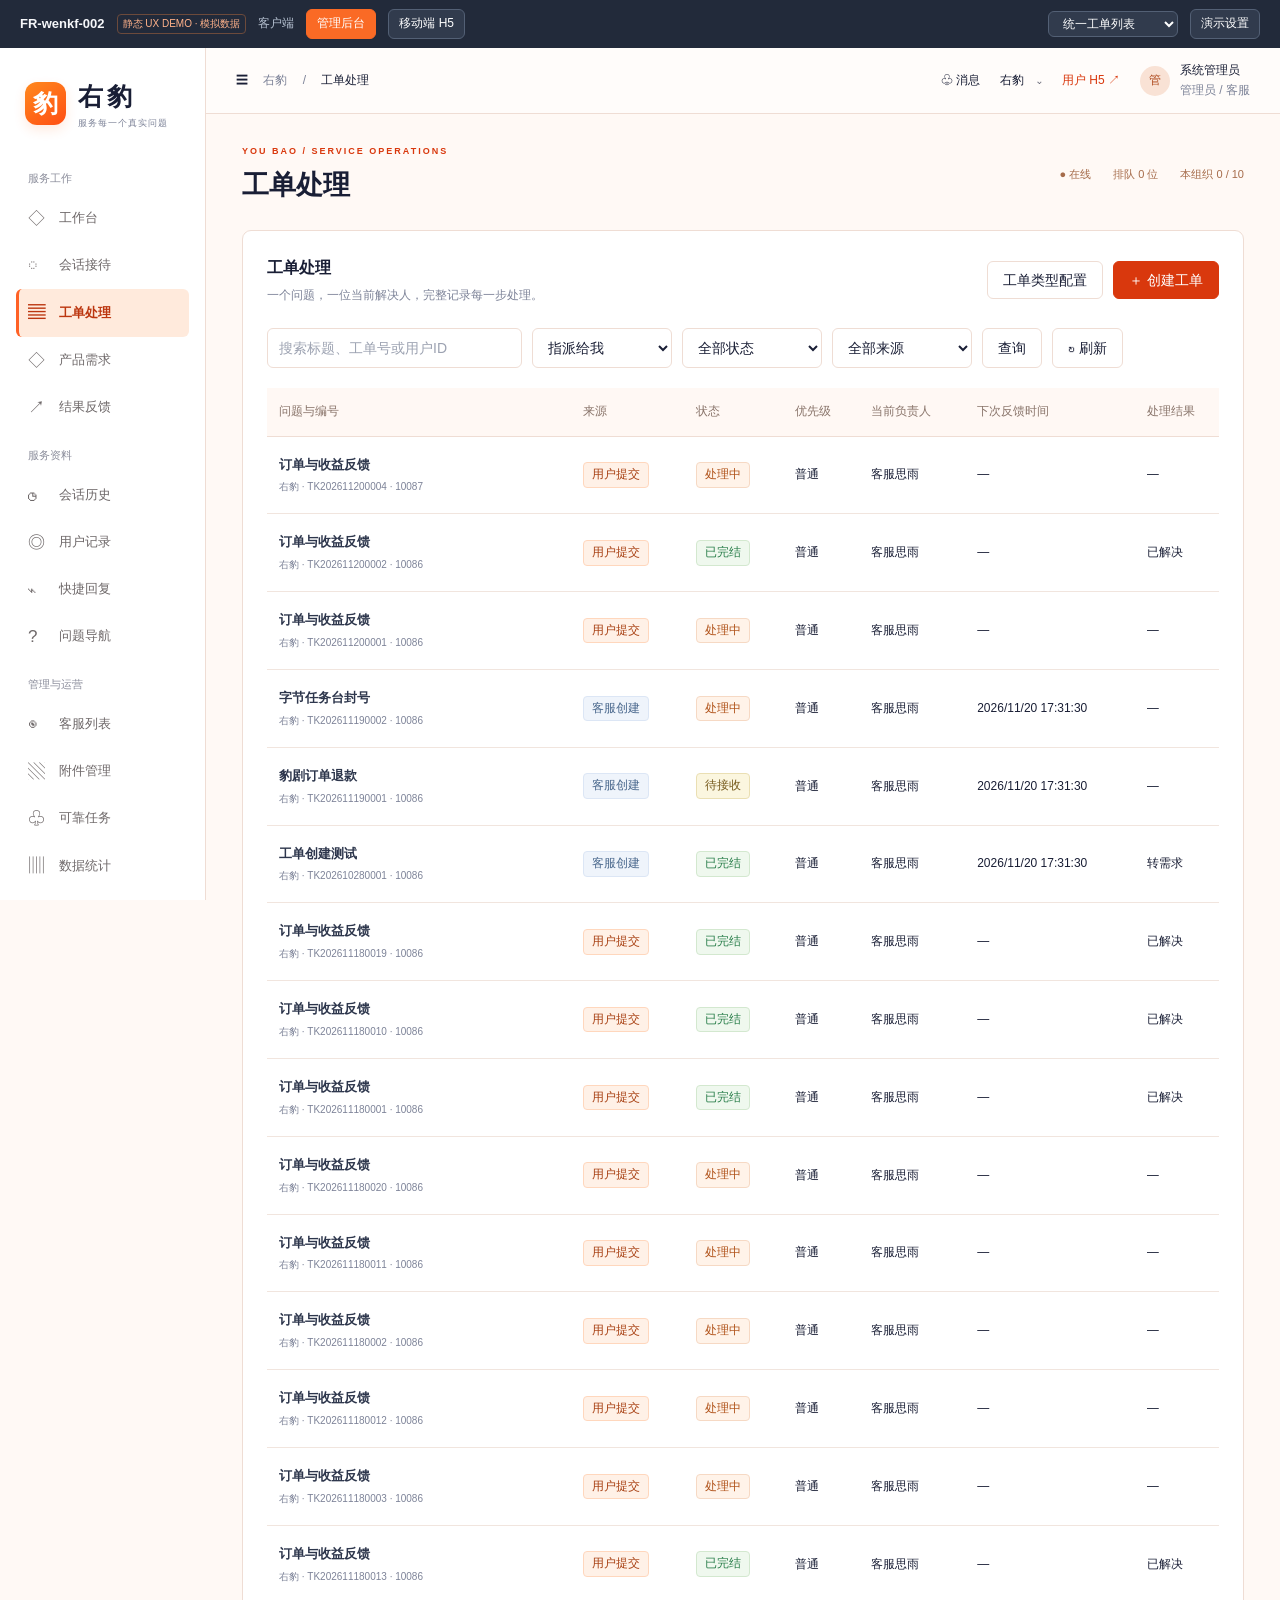
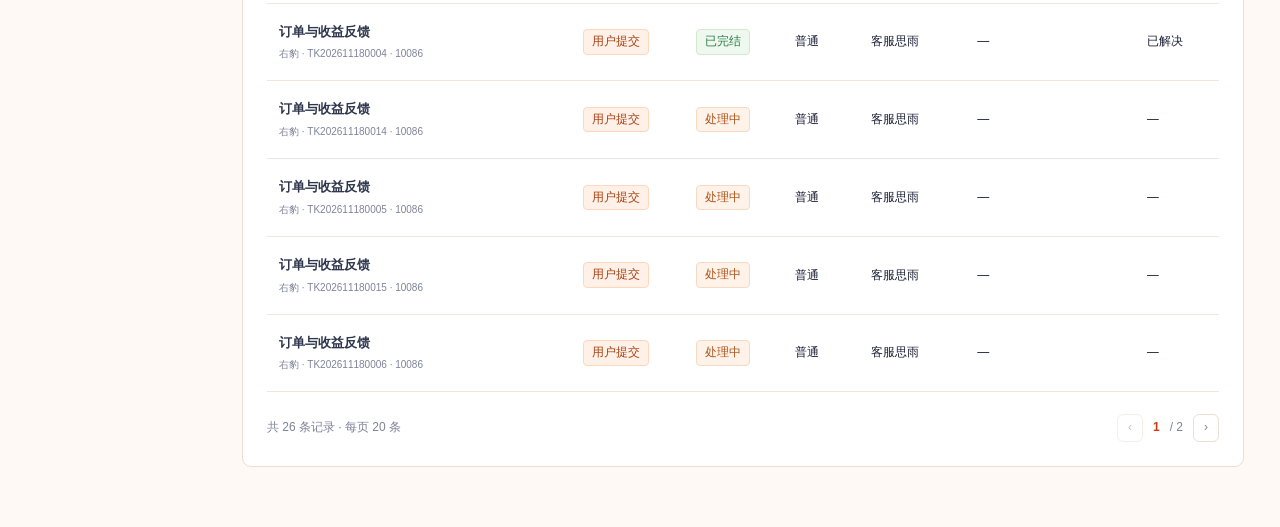
<file: 01-需求档案/FR-wenkf-002-用户工单/04-静态Demo/FR-wenkf-002-用户工单Demo.html>
<!doctype html><html lang="zh-CN"><head><meta charset="utf-8"><meta name="viewport" content="width=device-width,initial-scale=1"><title>FR-wenkf-002 · 用户工单 UX Demo</title><style>:root{--orange:#d9380d;--bright:#ff6b0b;--ink:#191e35;--muted:#7d8398;--line:#efddd4;--bg:#fff9f5;--green:#298653;--blue:#4268ac;--demo:48px}*{box-sizing:border-box}body{margin:0;color:var(--ink);background:var(--bg);font:14px/1.6 "Microsoft YaHei","PingFang SC",sans-serif}button,input,select,textarea{font:inherit;color:inherit}button,a,input,select,textarea{outline-offset:3px}button{cursor:pointer}button:disabled{cursor:not-allowed;opacity:.5}button:focus-visible,a:focus-visible{outline:2px solid var(--orange)}button{border:1px solid var(--line);border-radius:6px;background:#fff;padding:7px 15px;white-space:nowrap;transition:background .15s}button:hover{background:#fff2e9}button.primary{background:var(--orange);color:white;border-color:var(--orange)}button.primary:hover{background:#b92e0a}.link{background:none;border:0;color:var(--orange);padding:4px 0}.quiet{color:var(--muted)}small,.small{font-size:12px}.row{display:flex;align-items:center;gap:10px}.between{justify-content:space-between}.wrap{flex-wrap:wrap}.stack>*+*{margin-top:16px}h1,h2,h3,h4,p{margin:0}h1{font-size:27px;line-height:1.4}h2{font-size:21px}h3{font-size:16px}h4{font-size:14px}input:not([type=checkbox]):not([type=radio]):not([type=file]),select,textarea{border:1px solid var(--line);border-radius:6px;padding:8px 11px;background:#fff;min-width:0}input::placeholder,textarea::placeholder{color:#9ca2b1}textarea{width:100%;resize:vertical}label{display:block}.required{color:#d9380d;margin-right:4px}.tag{display:inline-flex;align-items:center;border:1px solid #e3e6ed;border-radius:4px;padding:1px 8px;font-size:12px;line-height:1.8;background:#f5f6f8;white-space:nowrap;color:#686e80}.tag.user{background:#fff1e7;border-color:#ffd7bd;color:#a84013}.tag.staff{background:#eff4fb;border-color:#dce6f5;color:#49678c}.tag.done{color:#287d49;background:#eff8ee;border-color:#d3e8cf}.tag.processing{color:#b05219;background:#fff3e9;border-color:#f6d9c4}.tag.wait{color:#775b1d;background:#fbf6df;border-color:#eadfb3}.notice{background:#fff6eb;border:1px solid #f6e0c8;border-radius:7px;padding:12px 15px;color:#92603b;font-size:13px}.error{color:#bd3022;font-size:12px;margin-top:5px;min-height:0}.invalid{border-color:#cc4938!important}.success-text{color:var(--green)}.blank{text-align:center;padding:62px 18px;color:var(--muted)}.blank .symbol{font-size:34px;color:#d4c5bb;margin-bottom:12px}.blank h3{color:var(--ink);margin-bottom:6px}.blank button{margin-top:16px}.skeleton{height:18px;background:linear-gradient(90deg,#f1efed,#faf8f6,#f1efed);background-size:200%;animation:shimmer 1s infinite;border-radius:4px;margin:16px 0;width:85%}@keyframes shimmer{to{background-position:-200%}}.demo-bar{height:48px;background:#222a3a;color:#f6f7fa;display:flex;align-items:center;gap:12px;padding:0 20px;font-size:12px;position:sticky;top:0;z-index:30}.demo-bar strong{font-size:13px}.demo-bar .pill{color:#ffb28a;font-size:10px;border:1px solid #6c4a3b;border-radius:4px;padding:1px 5px}.demo-bar button,.demo-bar select{background:#313b4d;color:#fff;border-color:#536075;font-size:12px;padding:4px 10px}.demo-bar .selected{background:#fa6a25;border-color:#fa6a25}.demo-bar .spacer{flex:1}.demo-bar .label{color:#b5c0d0}.tools{position:fixed;z-index:60;top:52px;right:12px;background:white;border:1px solid var(--line);border-radius:10px;box-shadow:0 12px 40px #23304726;padding:20px;width:320px}.tools label{margin-bottom:12px;font-size:12px}.tools select{display:block;width:100%;margin-top:5px}.tools p{font-size:12px;color:var(--muted);margin-bottom:12px}.shell{min-height:calc(100vh - var(--demo));padding-left:206px}.sidebar{width:206px;position:fixed;top:var(--demo);bottom:0;left:0;background:white;border-right:1px solid var(--line);padding:24px 16px;overflow:auto;display:flex;flex-direction:column}.logo{display:flex;gap:12px;align-items:center;padding:4px 9px 24px}.logo-mark{width:41px;height:43px;border-radius:12px;background:linear-gradient(145deg,#ff891e,#ff4e13);color:white;font-size:25px;display:grid;place-items:center;box-shadow:0 5px 12px #ff661b23;font-weight:bold}.logo b{font-size:25px;letter-spacing:4px}.logo small{display:block;font-size:9px;color:var(--muted);letter-spacing:1px}.nav-group{font-size:11px;color:#8b8d9b;margin:16px 12px 7px}.nav-item{width:100%;display:flex;align-items:center;gap:12px;border:0;background:none;padding:10px 12px;color:#6e6869;text-align:left;border-radius:6px;font-size:13px}.nav-item span{width:19px;font-size:17px}.nav-item.active{color:#bc360f;font-weight:bold;background:#ffeadc;border-left:3px solid #ff6125;padding-left:9px}.sidebar-foot{margin-top:auto;padding:25px 10px 0;font-size:10px;color:var(--muted)}.topbar{height:66px;border-bottom:1px solid var(--line);display:flex;align-items:center;justify-content:space-between;padding:0 30px;background:#fffcfa;font-size:12px}.topbar .right{display:flex;align-items:center;gap:20px}.avatar{width:30px;height:30px;border-radius:50%;background:#f9e2d5;display:grid;place-items:center;color:#ae491c}.workspace{padding:30px 36px 60px;max-width:1740px;margin:auto}.eyebrow{font-size:9px;letter-spacing:2px;color:var(--orange);font-weight:bold;margin-bottom:9px}.page-heading{margin-bottom:25px}.presence{font-size:11px;color:#a66c4b}.card{background:#fff;border:1px solid var(--line);border-radius:9px;padding:24px}.card-head{display:flex;justify-content:space-between;align-items:center;margin-bottom:23px;gap:15px}.subhead{font-size:12px;color:var(--muted);margin-top:5px}.filters{display:flex;gap:10px;flex-wrap:wrap;margin-bottom:20px}.filters input{width:255px}.filters select{width:140px}.table-scroll{overflow:auto}table{width:100%;border-collapse:collapse;font-size:12px}th{background:#fff8f4;color:#89746a;text-align:left;font-weight:normal;padding:14px 12px;border-bottom:1px solid var(--line);white-space:nowrap}td{padding:18px 12px;border-bottom:1px solid #f1e5de;vertical-align:middle}td:first-child{min-width:240px}td .title{font-weight:600;font-size:13px;color:#2d364c;max-width:330px;overflow:hidden;text-overflow:ellipsis;white-space:nowrap}td .meta{font-size:10px;color:var(--muted);margin-top:4px}td.result{max-width:140px}td.result span{display:block;max-width:140px;overflow:hidden;text-overflow:ellipsis;white-space:nowrap}td:last-child{white-space:nowrap}.pagination{padding-top:22px;display:flex;align-items:center;justify-content:space-between;color:var(--muted);font-size:12px}.pagination button{padding:3px 10px}.back{margin-bottom:18px}.template-grid{display:grid;grid-template-columns:1fr 320px;gap:20px}.field-editor{border:1px solid var(--line);border-radius:8px;padding:18px;margin-bottom:14px;background:#fff}.field-line{display:grid;grid-template-columns:1fr 150px;gap:14px}.field-editor label,.editor-basic label{font-size:12px;margin-bottom:14px}.field-editor label input:not([type=checkbox]),.editor-basic input,.editor-basic select{display:block;width:100%;margin-top:6px}.field-actions{display:flex;justify-content:space-between;align-items:center;font-size:12px}.field-actions button{padding:4px 9px}.option-editor{padding:14px;background:#faf9f7;border-radius:6px;margin-bottom:14px}.option-editor .row{margin-bottom:8px}.option-editor input{flex:1}.builder-footer{position:sticky;bottom:0;background:#fffefdeF;padding:16px;border-top:1px solid var(--line);display:flex;gap:12px;justify-content:flex-end}.preview-card{background:#fffaf7;border:1px dashed #ebc8b4;padding:18px;border-radius:8px;position:sticky;top:75px}.preview-card h3{margin-bottom:20px}.preview-field{padding:14px 0;border-bottom:1px solid #eee0d6;font-size:12px}.preview-box{height:35px;border:1px solid #eaded7;border-radius:5px;margin-top:8px;background:white}.backdrop{position:fixed;inset:0;background:#19150f78;z-index:70}.drawer{position:fixed;right:0;top:0;bottom:0;width:min(720px,94vw);background:white;z-index:71;box-shadow:-10px 0 40px #0001;display:flex;flex-direction:column}.drawer-head{padding:19px 22px;display:flex;justify-content:space-between;align-items:center;border-bottom:1px solid #f1ece7}.icon-btn{border:0;background:transparent;padding:4px 9px;font-size:21px;line-height:1.3}.drawer-body{padding:27px 24px;overflow:auto;flex:1}.drawer-body h2{margin:16px 0 22px}.info-grid{display:grid;grid-template-columns:100px 1fr 100px 1fr;border:1px solid #e5e8f0;font-size:12px;margin-bottom:22px}.info-grid>*{padding:11px;border-right:1px solid #e5e8f0;border-bottom:1px solid #e5e8f0;overflow-wrap:anywhere}.info-grid .key{background:#fff5ee;font-weight:bold;color:#5d5d72}.answer{border-bottom:1px solid #efedf0;padding:16px 0}.answer dt{font-size:12px;color:var(--muted);margin-bottom:7px}.answer dd{margin:0;white-space:pre-wrap;overflow-wrap:anywhere}.drawer-actions{display:flex;flex-wrap:wrap;gap:8px;margin:20px 0}.drawer-actions button{font-size:12px;padding:7px 12px}.timeline{margin:20px 0 0 10px;padding-left:23px;border-left:2px solid #e5e7ed}.event{position:relative;margin-bottom:26px;font-size:13px}.event:before{content:'';position:absolute;left:-30px;top:5px;width:12px;height:12px;border-radius:50%;background:#e1e4ec;border:2px solid white}.event .quiet{font-size:11px;margin-top:10px}.result-box{background:#f3f9f2;border:1px solid #d7e9d2;border-radius:8px;padding:18px;margin:18px 0;white-space:pre-wrap;overflow-wrap:anywhere}.dialog-wrap{position:fixed;inset:0;z-index:85;background:#131c3159;display:flex;align-items:center;justify-content:center;padding:16px}.dialog{background:white;border-radius:12px;width:480px;max-width:100%;max-height:90vh;overflow:auto;box-shadow:0 20px 70px #0002}.dialog-head{display:flex;align-items:center;justify-content:space-between;padding:18px 22px;border-bottom:1px solid #eee}.dialog-content{padding:22px}.dialog-content label{margin:16px 0 8px}.dialog-content select,.dialog-content input:not([type=checkbox]){width:100%}.dialog-foot{padding:16px 22px;border-top:1px solid #eee;display:flex;justify-content:flex-end;gap:10px}.dialog .notice{margin-bottom:18px}.count{text-align:right;font-size:11px;color:var(--muted);margin-top:4px}.media-list{display:flex;flex-wrap:wrap;gap:10px}.media{position:relative;border:1px solid #e7e4e0;border-radius:8px;padding:7px;background:#faf8f6;width:100px;font-size:10px}.media img{width:84px;height:72px;object-fit:cover;border-radius:5px}.media .file-name{overflow:hidden;text-overflow:ellipsis;white-space:nowrap}.media button{font-size:10px;padding:2px 5px}.media .remove{position:absolute;right:0;top:0;border-radius:50%;background:#fff}.media.video{width:100%;max-width:260px}.media video{width:100%;height:120px;background:#20293a;border-radius:4px}.photo-sample{width:130px;height:84px;display:grid;place-items:center;border:1px solid #f2d7c8;background:#fff3e8;border-radius:8px;color:#ba5837;font-size:12px}.media-view img{max-width:100%;max-height:60vh}.media-view video{width:100%;max-height:60vh}#toast{position:fixed;z-index:120;left:50%;bottom:30px;transform:translateX(-50%);padding:11px 22px;border-radius:7px;background:#233047;color:white;box-shadow:0 5px 25px #0002;display:none;max-width:90vw;font-size:13px}.phone-stage{min-height:calc(100vh - var(--demo));padding:26px;display:flex;justify-content:center;background:#f2efec}.phone{width:390px;min-height:820px;position:relative;background:linear-gradient(#ffede0 0,#fffaf6 50%,white);box-shadow:0 14px 60px #69523e18;border:1px solid #e1dfdc;border-radius:20px;overflow:hidden;padding-bottom:90px}.phone-nav{height:54px;display:flex;justify-content:space-between;align-items:center;padding:0 13px;background:#f8f8fb;border-bottom:1px solid #eae8ea;font-size:14px;position:sticky;top:var(--demo);z-index:10}.phone-nav button{border:0;background:none;font-size:23px;padding:4px 8px;min-height:44px}.capsule{font-size:12px;border:1px solid #e4e4e9;border-radius:20px;padding:4px 10px;letter-spacing:3px}.mobile-content{padding:15px 13px}.welcome{display:flex;align-items:center;gap:10px;margin:3px 0 15px}.welcome b{font-size:16px;letter-spacing:1px}.welcome small{font-size:10px;color:#8e92a1;display:block}.welcome .logo-mark{width:36px;height:36px;font-size:21px;border-radius:50%;flex-shrink:0}.welcome .service{margin-left:auto;background:#ff6a08;color:white;font-size:10px;padding:4px 9px;border-radius:20px}.h-search{width:100%;border-radius:28px!important;background:white!important;font-size:12px;margin-bottom:13px;border-color:#f0e4db!important;padding:12px 15px!important}.mcard{border-radius:14px;background:#fff;padding:17px 15px;margin-bottom:13px;border:1px solid #f9f2ed}.quick-grid{display:grid;grid-template-columns:repeat(4,1fr);gap:20px 5px;padding:6px 0}.quick-item{text-align:center;border:0;background:none;padding:0;font-size:11px;color:#52596b;white-space:normal}.quick-icon{display:grid;place-items:center;width:30px;height:30px;margin:0 auto 8px;border-radius:9px;color:#fff;font-size:20px;box-shadow:inset 0 2px 5px #fff9,0 4px 8px #aab2c933;background:linear-gradient(140deg,#ffd2dd,#f469a9)}.quick-item:nth-child(4n+2) .quick-icon{background:linear-gradient(140deg,#b6e9ff,#72a5f6)}.quick-item:nth-child(4n+3) .quick-icon{background:linear-gradient(140deg,#9aefef,#51b4c9)}.quick-item:nth-child(4n) .quick-icon{background:linear-gradient(140deg,#e2b2ff,#a774e9)}.quick-item:nth-child(5) .quick-icon{background:linear-gradient(140deg,#d7ff9e,#7dcb4f)}.quick-item:nth-child(6) .quick-icon,.quick-item:nth-child(8) .quick-icon{background:linear-gradient(140deg,#ffe488,#ffb72e)}.entry-grid{display:grid;grid-template-columns:1fr 1fr;gap:10px;margin:14px 0}.entry{padding:16px 12px;background:#fff;border:1px solid #f1d8c5;border-radius:13px;white-space:normal;text-align:left;position:relative}.entry .entry-icon{display:inline-grid;place-items:center;width:32px;height:32px;border-radius:10px;background:#fff1e7;color:#d85820;font-size:20px;margin-bottom:9px}.entry b{display:block;font-size:14px;margin-bottom:4px}.entry small{display:block;font-size:10px;color:#8b8590;line-height:1.6}.entry .arrow{position:absolute;right:12px;top:21px;color:#b9b0a9}.entry:last-child{background:linear-gradient(135deg,#fff9f2,white)}.faq-tabs{display:flex;gap:15px;overflow:hidden;white-space:nowrap;border-bottom:1px solid #eee;margin-top:12px;color:#969aad;font-size:12px}.faq-tabs span{padding:0 0 9px}.faq-tabs span:first-child{color:#ee661c;border-bottom:2px solid #ee661c}.faq-item{border:0;border-bottom:1px solid #f1eeeb;display:flex;gap:9px;padding:13px 0;white-space:normal;text-align:left;width:100%;font-size:12px;line-height:1.6}.faq-item em{color:#ff6b18;font-style:normal;font-weight:bold}.faq-item span:last-child{margin-left:auto;color:#b5afa9}.human-foot{position:absolute;bottom:0;left:0;right:0;padding:10px 8px 8px;background:#fffcfa;border-top:1px solid #f3e6da;text-align:center}.human-foot button{width:100%;background:linear-gradient(90deg,#ff8b24,#ff5e00);border:0;color:white;font-size:16px;border-radius:30px;padding:10px}.human-foot small{color:#8f92a1;font-size:10px}.phone-title{margin-bottom:16px}.phone-title h2{font-size:21px;margin-bottom:5px}.type-row{padding:19px 15px;display:flex;justify-content:space-between;align-items:center;width:100%;background:#fff;border:1px solid #f1e3d8;border-radius:12px;margin-bottom:12px;white-space:normal;text-align:left;font-weight:600}.type-row span:first-child{overflow-wrap:anywhere}.type-symbol{width:34px;height:34px;background:#fff1e4;border-radius:10px;color:#e66a23;display:grid;place-items:center;margin-right:12px}.form-field{margin-bottom:24px;scroll-margin:90px}.form-field>label,.form-field>legend{font-weight:600;font-size:14px;margin-bottom:9px;display:block}.form-field input[type=text],.form-field textarea{width:100%;background:#fffcfa!important;padding:11px!important;font-size:14px}.form-field fieldset{border:0;padding:0;margin:0}.choice{border:1px solid #eee3db;border-radius:8px;padding:10px 12px;margin:8px 0;font-size:13px;background:#fff;display:flex;gap:9px;align-items:flex-start;white-space:normal;overflow-wrap:anywhere}.choice:has(input:checked){background:#fff4e9;border-color:#f3b38d}.choice input{accent-color:#e7591a;flex-shrink:0;width:17px;height:17px;margin-top:3px}.upload-pick{border:1px dashed #e3cdbb;border-radius:9px;min-height:82px;padding:12px;color:#9d7356;background:#fffbf5;cursor:pointer;display:grid;place-items:center;font-size:12px}.upload-pick input{max-width:100%;font-size:11px}.upload-hint{font-size:10px;color:#8c8e9b;margin:7px 0 10px}.mobile-submit{position:sticky;bottom:0;padding:12px 14px calc(12px + env(safe-area-inset-bottom));background:#fffefdf5;border-top:1px solid #eee0d6;margin-top:8px}.mobile-submit button{width:100%;background:linear-gradient(90deg,#ff8421,#fb5d0b);border:0;border-radius:24px;color:white;padding:12px;font-size:15px}.success-page{text-align:center;padding:45px 6px}.success-icon{width:70px;height:70px;background:#eaf6ec;border-radius:50%;display:grid;place-items:center;font-size:36px;color:#399657;margin:0 auto 23px}.success-page h2{margin-bottom:8px}.success-page .number{padding:18px 12px;background:#fff;border:1px solid #f1e1d8;border-radius:10px;margin:27px 0;word-break:break-all}.success-page button{width:100%;padding:11px;margin-bottom:12px;border-radius:24px}.status-tabs{display:flex;background:white;border-radius:10px;padding:4px;margin-bottom:14px}.status-tabs button{flex:1;border:0;background:none;font-size:13px;border-radius:8px;padding:9px}.status-tabs .active{background:#fff0e2;color:#d85015;font-weight:bold}.record-card{display:block;width:100%;text-align:left;white-space:normal;border:1px solid #f0e4db;border-radius:12px;background:white;margin-bottom:12px;padding:17px 14px}.record-card h3{font-size:14px;overflow-wrap:anywhere}.record-card .quiet{font-size:11px;margin-top:10px;word-break:break-all}.record-card .row{align-items:flex-start}.mobile-details .answer{font-size:13px}.mobile-details .result-box{font-size:14px}.m-heading{display:flex;justify-content:space-between;align-items:center;margin-bottom:12px}.m-heading h3{font-size:15px}.mobile-details .info-line{display:flex;justify-content:space-between;gap:15px;font-size:12px;margin:9px 0;color:#7a8093}.mobile-details .info-line span:last-child{color:#343c50;word-break:break-all;text-align:right}.embed{--demo:0px}.embed .demo-bar{display:none}.embed .sidebar{display:none}.embed .shell{padding-left:0}.embed .topbar{display:none}.embed .workspace{padding:20px}.embed .phone-stage{padding:0;background:#fff}.embed .phone{border:0;border-radius:0;box-shadow:none;width:100%;max-width:430px}.embed .phone-nav{top:0}.embed .page-heading .presence{display:none}@media(min-width:1900px){.workspace{padding-top:35px;max-width:1780px}}@media(max-width:1150px){.workspace{padding:25px 22px}.sidebar{width:180px}.shell{padding-left:180px}.topbar{padding:0 22px}.topbar .right .extra{display:none}.template-grid{grid-template-columns:1fr}.preview-card{display:none}}@media(max-width:680px){.demo-bar{height:auto;min-height:48px;padding:8px;gap:6px;flex-wrap:wrap}.demo-bar .label,.demo-bar .pill,.demo-bar .spacer{display:none}.demo-bar strong{font-size:11px}.demo-bar select{max-width:135px}.demo-bar button{padding:4px 7px}.phone-stage{padding:0;min-height:calc(100vh - 48px);background:white}.phone{width:100%;min-height:calc(100vh - 48px);border:0;border-radius:0;box-shadow:none}.phone-nav{top:48px}.shell{padding-left:0}.sidebar{display:none}.topbar{padding:0 14px;height:50px}.workspace{padding:20px 12px}.card{padding:16px}.card-head{align-items:flex-start;flex-wrap:wrap}.page-heading .presence{display:none}h1{font-size:23px}.filters input{width:100%}.filters select{width:calc(33.33% - 8px)}.info-grid{grid-template-columns:82px 1fr}.drawer{width:100%}.drawer-body{padding:20px 16px}.dialog-wrap{padding:12px}.field-line{grid-template-columns:1fr}.tools{max-width:94vw}.phone{padding-bottom:85px}}@media(max-width:340px){.entry-grid{grid-template-columns:1fr}.entry{padding:12px}.entry .entry-icon{float:left;margin:0 12px 0 0}.quick-item{font-size:10px}.phone-nav{font-size:13px}}

.segments{display:flex;margin:8px 0 18px}.segments label{margin:0!important;cursor:pointer}.segments input{position:absolute;opacity:0;width:1px;height:1px}.segments span{display:block;border:1px solid var(--line);padding:5px 14px;font-size:13px}.segments label:first-child span{border-radius:6px 0 0 6px}.segments label:last-child span{border-radius:0 6px 6px 0}.segments label+label span{border-left:0}.segments input:checked+span{color:white;background:var(--orange);border-color:var(--orange)}.segments input:focus-visible+span{outline:2px solid #4268ac;outline-offset:3px}.dialog-content form>label{font-size:13px;color:#575c70}.dialog-content form>textarea{border-color:var(--line)}body:has(.drawer){overflow:hidden}.phone .mobile-submit{z-index:11}.table-scroll table{min-width:1050px}.phone-nav{position:relative;top:0}.dialog-head h3{font-weight:500}

.phone-stage{height:calc(100dvh - var(--demo));min-height:0;overflow:hidden}.phone{height:100%;min-height:0;display:flex;flex-direction:column;overflow:auto;padding-bottom:0!important}.phone-nav{position:sticky;top:0;flex-shrink:0}.phone>.mobile-content{flex:1 0 auto}.human-foot{position:sticky;bottom:0;flex-shrink:0;z-index:12;margin-top:auto}.mobile-submit{flex-shrink:0}.phone>.mobile-content:has(.success-page){display:flex;flex-direction:column;justify-content:center}.mobile-submit button:disabled{opacity:.6}
</style></head><body><div id="demo"></div><div id="app"></div><div id="overlay"></div><div id="toast" role="status" aria-live="polite"></div><script>/* FR-wenkf-002 — offline interaction prototype, no production services. */
(() => {
'use strict';
const $=s=>document.querySelector(s), $$=s=>[...document.querySelectorAll(s)];
const E=v=>String(v??'').replace(/[&<>"']/g,c=>({'&':'&amp;','<':'&lt;','>':'&gt;','"':'&quot;',"'":'&#39;'}[c]));
const clone=v=>JSON.parse(JSON.stringify(v));
const STORE='youbao-fr002-demo-v3';
const staff={a:'客服思雨',b:'客服晓晓',c:'运营翼德'};
const typeNames=['文本','单选项','多选项','图片','视频','长文本'];
const baseFields=[{id:'f1',name:'订单编号',type:'文本',required:true},{id:'f2',name:'反馈事项',type:'单选项',required:true,options:['订单未同步','收益未到账','其他问题']},{id:'f3',name:'涉及平台',type:'多选项',required:false,options:['右豹','抖音','快手']},{id:'f4',name:'问题截图',type:'图片',required:false},{id:'f5',name:'操作录屏',type:'视频',required:false},{id:'f6',name:'问题描述',type:'长文本',required:true}];
const sampleImage='data:image/svg+xml;charset=utf-8,'+encodeURIComponent('<svg xmlns="http://www.w3.org/2000/svg" width="600" height="350"><rect width="600" height="350" fill="#fff6ec"/><rect x="30" y="30" width="540" height="290" rx="14" fill="white" stroke="#ecd3bc"/><text x="60" y="85" fill="#223047" font-size="24">右豹 · 订单详情（演示图片）</text><text x="60" y="145" fill="#888" font-size="18">订单编号 202611200018</text><text x="60" y="205" fill="#db5d21" font-size="25">订单待同步</text><text x="60" y="265" fill="#888" font-size="16">仅用于静态原型，不含真实用户数据</text></svg>');
function seed(){
 const templates=[{id:'t1',name:'订单与收益反馈',owner:'a',created:'2026/11/20 09:00:00',fields:clone(baseFields)},{id:'t2',name:'账号使用问题',owner:'b',created:'2026/11/19 10:00:00',fields:[{id:'a1',name:'账号ID',type:'文本',required:true},{id:'a2',name:'遇到的问题',type:'长文本',required:true},{id:'a3',name:'问题截图',type:'图片',required:false}]}];
 const tickets=[];
 const user=(id,done=false,owner='a',uid='10086')=>({id,title:'订单与收益反馈',source:'用户提交',template:'订单与收益反馈',templateId:'t1',user:uid,owner,status:done?'已完结':'处理中',priority:'普通',created:'2026/11/20 10:'+String(id.length%50+10).padStart(2,'0')+':00',next:'—',fields:clone(baseFields),answers:{f1:'202611200018',f2:'订单未同步',f3:['右豹','抖音'],f4:[{name:'订单截图.png',url:sampleImage,status:'success',kind:'图片'}],f5:[],f6:'订单已完成，但在右豹订单列表中还未同步，请协助核实。'},result:done?'已核实订单数据并完成同步，请刷新订单列表查看。':'',internal:done?'已与业务侧核对订单状态。':'',evidence:done?'订单同步成功，已复核用户侧展示。':'',outcome:done?'已解决':'',finished:done?'2026/11/20 11:20:00':'',finisher:done?'客服思雨':'',version:1,events:[{title:'提交工单',text:'用户提交反馈，已自动指派给'+staff[owner],by:'用户 '+uid,time:'2026/11/20 10:10:00',public:true}]});
 tickets.push(user('TK202611200001'),user('TK202611200002',true),user('TK202611200003',false,'b'),user('TK202611200004',false,'a','10087'));
 const legacy=(id,title,status)=>({id,title,source:'客服创建',user:'10086',owner:'a',status,priority:'普通',created:'2026/11/19 17:31:30',next:'2026/11/20 17:31:30',description:'用户咨询订单退款问题，订单号 450000562202611196523481287，请核实处理。',outcome:status==='已完结'?'转需求':'',result:status==='已完结'?'您的反馈已转为需求给相关部门。':'',version:1,events:[{title:'创建问题',text:'已创建问题：'+title,by:'客服思雨',time:'2026/11/19 17:31:30',public:true}]});
 tickets.push(legacy('TK202611190001','豹剧订单退款','待接收'),legacy('TK202611190002','字节任务台封号','处理中'),legacy('TK202610280001','工单创建测试','已完结'));
 tickets[6].events.push({title:'流转处理',text:'已处理：完成问题核查\n待解决：产品需求评估',by:'系统管理员',time:'2026/10/28 16:00:32',public:false},{title:'公开结果',text:'您的反馈已转为需求给相关部门。',by:'产品大山',time:'2026/10/28 16:08:40',public:true});
 for(let i=0;i<20;i++){const t=user('TK20261118'+String(i+1).padStart(4,'0'),i%3===0);t.created='2026/11/18 '+String(18-i%9).padStart(2,'0')+':20:00';t.answers.f4=[];tickets.push(t);}
 return {templates,tickets};
}
let db;try{db=JSON.parse(localStorage.getItem(STORE))}catch{}if(!db?.templates||!db?.tickets)db=seed();
function normalizeTicketTitles(){for(const t of db.tickets)if(t.source==='用户提交'&&t.template)t.title=t.template;}
normalizeTicketTitles();
const params=new URLSearchParams(location.search);
let client=params.get('client')==='h5'?'h5':'admin',scene=params.get('scene')||'unified-list',page='list',role=params.get('role')||'admin',uid='10086';
if(!['admin','a','b'].includes(role))role='admin';
let applied={keyword:'',scope:'mine',status:'',source:''},pageNo=1,recordStatus='',recordLimit=20,currentId=null,detailFrom='records',formDraft=null,builder=null,toolsOpen=false,fault='',busy=false,viewState='',dialogDirty=false,dialogBusy=false,opVersion=0,lastFocus=null,pendingTicket=null;
const sceneMap={admin:[['unified-list','统一工单列表'],['source-query','来源组合查询'],['user-detail','用户工单详情'],['legacy-detail','客服工单·待接收'],['legacy-processing','客服工单·处理中'],['legacy-completed','客服工单·已完结'],['transfer','移交工单'],['finish','完结工单'],['templates','工单类型配置'],['template-create','创建表单模板'],['admin-errors','查询失败与恢复'],['permission','无权限'],['empty','筛选无结果'],['loading','加载中']],h5:[['home','客服首页'],['type-select','选择反馈类型'],['form','填写反馈表单'],['submit-success','提交成功'],['records','工单记录'],['record-detail','处理中详情'],['completed-detail','已完结与处理结果'],['mobile-errors','上传失败与重试'],['no-types','暂无反馈类型'],['no-records','暂无工单记录'],['permission','工单不可访问']]};
const actor=()=>role==='b'?'b':'a',isAdmin=()=>role==='admin',now=()=>new Date().toLocaleString('sv-SE',{timeZone:'Asia/Shanghai'}).replaceAll('-','/'),ticket=()=>db.tickets.find(t=>t.id===currentId);
const canRead=t=>!!t&&(client==='h5'?t.source==='用户提交'&&t.user===uid:isAdmin()||t.owner===actor());
const canEdit=t=>canRead(t)&&t.status==='处理中';
function persist(){try{localStorage.setItem(STORE,JSON.stringify(db))}catch{toast('本地存储空间不足，修改仍在本次演示中保留。')}}
function toast(s){$('#toast').textContent=s;$('#toast').style.display='block';clearTimeout(toast.timer);toast.timer=setTimeout(()=>$('#toast').style.display='none',3200)}
const button=(text,action,kind='',extra='')=>`<button class="${kind}" data-action="${action}" ${extra}>${text}</button>`;
const statusTag=t=>`<span class="tag ${t.status==='已完结'?'done':t.status==='处理中'?'processing':'wait'}">${E(t.status)}</span>`;
const sourceTag=t=>`<span class="tag ${t.source==='用户提交'?'user':'staff'}">${E(t.source)}</span>`;
const opts=(items,value)=>items.map(([v,n])=>`<option value="${E(v)}" ${v===value?'selected':''}>${E(n)}</option>`).join('');
function empty(title,sub='',action='',label='重试'){return `<div class="blank"><div class="symbol">${title.includes('加载')?'◌':'▤'}</div><h3>${title}</h3><p>${sub}</p>${action?button(label,action):''}</div>`}
function loading(){return `<div class="blank"><h3>正在加载…</h3><div class="skeleton"></div><div class="skeleton" style="width:65%"></div></div>`}
function demoBar(){
 $('#demo').innerHTML=`<div class="demo-bar"><strong>FR-wenkf-002</strong><span class="pill">静态 UX DEMO · 模拟数据</span><span class="label">客户端</span>${button('管理后台','client-admin',client==='admin'?'selected':'')}${button('移动端 H5','client-h5',client==='h5'?'selected':'')}<span class="spacer"></span><select id="scene-select" aria-label="演示场景">${opts(sceneMap[client],scene)}</select>${button('演示设置','tools')}</div>${toolsOpen?`<div class="tools"><h3>原型演示设置</h3><p>以下仅为演示工具，不属于业务页面。数据保存在本浏览器；可先H5提交，再切后台处理。</p><label>后台身份<select id="role-select">${opts([['admin','管理员 · 思雨'],['a','普通客服 · 思雨'],['b','普通客服 · 晓晓']],role)}</select></label><label>H5用户<select id="uid-select">${opts([['10086','用户U · 10086'],['10087','用户V · 10087']],uid)}</select></label><label>下一次操作的异常<select id="fault-select">${opts([['','正常'],['fail','操作失败（一次）'],['conflict','工单被移交／已变化（一次）'],['unavailable','默认处理人不可用（一次）'],['unknown','提交响应丢失（一次）'],['upload','附件上传失败（一次）']],fault)}</select></label><div class="row">${button('重置演示数据','reset')}${button('关闭','tools')}</div></div>`:''}`;
}
function nav(){const groups=[['服务工作',[['◇','工作台'],['◌','会话接待'],['▤','工单处理'],['◇','产品需求'],['↗','结果反馈']]],['服务资料',[['◷','会话历史'],['◎','用户记录'],['⌁','快捷回复'],['?','问题导航']]],['管理与运营',[['◉','客服列表'],['▧','附件管理'],['♧','可靠任务'],['▥','数据统计'],['◇','产品与入口']]],['系统管理',[['♧','人员管理'],['♧','角色管理'],['▦','菜单管理'],['♧','飞书通知'],['⚙','服务设置']]]];return `<aside class="sidebar"><div class="logo"><div class="logo-mark">豹</div><div><b>右豹</b><small>服务每一个真实问题</small></div></div>${groups.map(([n,items])=>`<div class="nav-group">${n}</div>${items.map(([icon,text])=>`<button class="nav-item ${text==='工单处理'?'active':''}" data-action="${text==='工单处理'?'list':'existing'}"><span>${icon}</span>${text}</button>`).join('')}`).join('')}<div class="sidebar-foot">🟢 人工服务 · AI 流程占位<br><small>YOU BAO SERVICE CONSOLE</small></div></aside>`}
function adminShell(content){return `<div class="shell">${nav()}<header class="topbar"><div>☰　 <span class="quiet">右豹　 /　</span> 工单处理</div><div class="right"><span class="extra">♧ 消息</span><span>右豹　⌄</span>${button('用户 H5 ↗','client-h5','link')}<div class="row"><span class="avatar">${isAdmin()?'管':'客'}</span><span>${isAdmin()?'系统管理员':staff[actor()]}<small class="quiet" style="display:block">${isAdmin()?'管理员 / 客服':'客服'}</small></span></div></div></header><main class="workspace"><div class="page-heading row between"><div><div class="eyebrow">YOU BAO / SERVICE OPERATIONS</div><h1>${page==='templates'?'工单类型配置':page==='builder'?'创建工单类型':'工单处理'}</h1></div><div class="presence">● 在线　　排队 0 位　　本组织 0 / 10</div></div>${content}</main></div>`}
function filteredTickets(){normalizeTicketTitles();return db.tickets.filter(canRead).filter(t=>(applied.scope==='all'||t.owner===actor())&&(!applied.source||t.source===applied.source)&&(!applied.status||t.status===applied.status||(applied.status==='待接取'&&t.status==='待接收'))&&(!applied.keyword||t.title.includes(applied.keyword)||t.id===applied.keyword||t.user===applied.keyword)).sort((a,b)=>b.created.localeCompare(a.created)||b.id.localeCompare(a.id));}
function listContent(){const all=filteredTickets(),max=Math.max(1,Math.ceil(all.length/20));pageNo=Math.min(pageNo,max);const rows=all.slice((pageNo-1)*20,pageNo*20);
 return `<section class="card"><div class="card-head"><div><h3>工单处理</h3><p class="subhead">一个问题，一位当前解决人，完整记录每一步处理。</p></div><div class="row">${isAdmin()?button('工单类型配置','templates'):''}${button('＋ 创建工单','legacy-create','primary')}</div></div><form id="query-form" class="filters"><input aria-label="搜索标题、工单号或用户ID" name="keyword" placeholder="搜索标题、工单号或用户ID" value="${E(applied.keyword)}"><select name="scope" aria-label="工单归属">${opts([['mine','指派给我'],...(isAdmin()?[['all','全部记录']]:[])],applied.scope)}</select><select name="status" aria-label="工单状态">${opts([['','全部状态'],['待接取','待接收'],['处理中','处理中'],['已完结','已完结']],applied.status)}</select><select name="source" aria-label="工单来源">${opts([['','全部来源'],['客服创建','客服创建'],['用户提交','用户提交']],applied.source)}</select><button type="submit" ${busy?'disabled':''}>${busy?'查询中…':'查询'}</button>${button('↻ 刷新','refresh')}</form>${viewState==='loading'?loading():viewState==='error'?empty('工单加载失败','当前查询未成功，请重试。','retry'):viewState==='permission'?empty('暂无访问权限','请联系管理员确认权限。','list','返回工单处理'):`<div class="table-scroll"><table><thead><tr>${['问题与编号','来源','状态','优先级','当前负责人','下次反馈时间','处理结果','操作'].map(n=>`<th>${n}</th>`).join('')}</tr></thead><tbody>${rows.map(t=>`<tr><td><div class="title" title="${E(t.title)}">${E(t.title)}</div><div class="meta">右豹 · ${E(t.id)} · ${E(t.user)}</div></td><td>${sourceTag(t)}</td><td>${statusTag(t)}</td><td>${E(t.priority)}</td><td>${E(staff[t.owner])}</td><td>${E(t.next)}</td><td class="result"><span title="${E(t.outcome||'—')}">${E(t.outcome||'—')}</span></td><td>${button('查看详情','detail','link',`data-id="${t.id}"`)}</td></tr>`).join('')}</tbody></table></div>${!rows.length?empty('暂无匹配的工单','请调整查询条件后重试。'):''}<div class="pagination"><span>共 ${all.length} 条记录 · 每页 20 条</span><div class="row">${button('‹','prev','',pageNo===1?'disabled':'')}<b style="color:var(--orange)">${pageNo}</b><span>/ ${max}</span>${button('›','next','',pageNo>=max?'disabled':'')}</div></div>`}</section>`;
}
function templatesContent(){if(!isAdmin())return empty('暂无配置权限','仅管理员可配置工单类型。','list','返回工单处理');return `${button('‹ 返回工单处理','list','back')}<section class="card"><div class="card-head"><div><h3>工单类型</h3><p class="subhead">为用户提交的反馈配置表单与默认处理人。</p></div>${button('＋ 创建工单类型','builder','primary')}</div><div class="table-scroll"><table><thead><tr><th>工单类型名称</th><th>默认处理人</th><th>字段数量</th><th>创建时间</th></tr></thead><tbody>${db.templates.map(t=>`<tr><td><strong>${E(t.name)}</strong></td><td>${E(staff[t.owner])}</td><td>${t.fields.length} 个字段</td><td>${E(t.created)}</td></tr>`).join('')}</tbody></table></div>${!db.templates.length?empty('还没有工单类型','创建后，用户即可在H5选择并提交。','builder','创建工单类型'):''}</section>`}
function blankBuilder(){return {name:'',owner:'',fields:[],dirty:false}}
function builderContent(){if(!isAdmin())return empty('暂无配置权限','','list','返回工单处理');if(!builder)builder=blankBuilder();return `${button('‹ 返回工单类型配置','leave-builder','back')}<div class="template-grid"><div><section class="card editor-basic"><h3>基本信息</h3><p class="subhead" style="margin-bottom:20px">保存成功后，用户可在H5反馈类型中选择。</p><label><span class="required">*</span>工单类型名称<input id="template-name" maxlength="50" placeholder="例如：订单与收益反馈" value="${E(builder.name)}"></label><label><span class="required">*</span>默认处理人<select id="template-owner">${opts([['','请选择处理人'],...Object.entries(staff)],builder.owner)}</select></label><p class="quiet small">用户提交后将自动指派给该客服。</p></section><div style="height:20px"></div><section class="card"><div class="card-head"><div><h3>表单字段</h3><p class="subhead">支持六种输入类型，可配置顺序及是否必填。</p></div>${button('＋ 添加字段','add-field','',builder.fields.length>=30?'disabled':'')}</div><div id="builder-fields">${builder.fields.map((f,i)=>fieldEditor(f,i)).join('')||empty('尚未添加字段','至少配置一个有效字段后才能保存。')}</div><div class="error" id="builder-error" role="alert"></div></section><div class="builder-footer">${button('取消','leave-builder')}${button('保存工单类型','save-template','primary')}</div></div><aside><div class="preview-card"><div class="eyebrow">FORM STRUCTURE</div><h3 id="preview-name">${E(builder.name||'表单结构预览')}</h3><div id="preview-fields">${previewFields()}</div><p class="small quiet" style="margin-top:18px">此处展示字段结构，用户填写时不会看到默认处理人。</p></div></aside></div>`}
function fieldEditor(f,i){return `<div class="field-editor" data-field="${f.id}"><div class="row between" style="margin-bottom:14px"><b>字段 ${i+1}</b><div class="row">${button('↑','field-up','',`data-id="${f.id}" ${i===0?'disabled':''} aria-label="上移字段${i+1}"`)}${button('↓','field-down','',`data-id="${f.id}" ${i===builder.fields.length-1?'disabled':''} aria-label="下移字段${i+1}"`)}${button('删除','field-delete','link',`data-id="${f.id}"`)}</div></div><div class="field-line"><label><span class="required">*</span>字段名称<input data-edit="name" data-id="${f.id}" maxlength="50" placeholder="请输入字段名称" value="${E(f.name)}"></label><label>输入类型<select data-edit="type" data-id="${f.id}">${opts(typeNames.map(n=>[n,n]),f.type)}</select></label></div>${['单选项','多选项'].includes(f.type)?`<div class="option-editor">${(f.options||[]).map((o,j)=>`<div class="row"><input aria-label="字段${i+1}选项${j+1}" data-edit="option" data-id="${f.id}" data-index="${j}" maxlength="50" placeholder="选项内容" value="${E(o)}">${button('×','option-delete','',`data-id="${f.id}" data-index="${j}" aria-label="删除选项${j+1}"`)}</div>`).join('')}${button('＋ 添加选项','option-add','link',`data-id="${f.id}" ${(f.options||[]).length>=20?'disabled':''}`)}<p class="small quiet">2—20个选项，内容不可为空或重复。</p></div>`:''}<div class="field-actions"><label style="margin:0"><input type="checkbox" data-edit="required" data-id="${f.id}" ${f.required?'checked':''}> 用户填写必填</label><span class="quiet">${E(f.type)}</span></div></div>`}
function previewFields(){return builder.fields.map(f=>`<div class="preview-field">${f.required?'<span class="required">*</span>':''}${E(f.name||'未命名字段')} <span class="quiet">· ${f.type}</span><div class="preview-box"></div></div>`).join('')||'<p class="quiet small">添加字段后在这里查看顺序。</p>'}
function infoPairs(t){const pairs=[['工单来源',sourceTag(t)],['负责人',E(staff[t.owner])],['所属产品','右豹'],['用户',E(t.user)],['工单类型',E(t.template||'—')],['提交时间',E(t.created)]];return `<div class="info-grid">${pairs.map(([k,v])=>`<div class="key">${k}</div><div>${v}</div>`).join('')}</div>`}
function answerHTML(t){if(t.source==='客服创建')return `<div class="answer"><dt>描述</dt><dd>${E(t.description)}</dd></div>`;return (t.fields||[]).map(f=>{const a=t.answers?.[f.id];let val;if(['图片','视频'].includes(f.type)){val=a?.length?`<div class="media-list">${a.map((m,i)=>`<button class="${f.type==='图片'?'photo-sample':'upload-pick'}" data-action="view-ticket-media" data-field="${f.id}" data-index="${i}">${m.url&&f.type==='图片'?`<img src="${E(m.url)}" alt="${E(m.name)}" style="width:100%;height:70px;object-fit:cover">`:`▷ ${E(m.name)}`}</button>`).join('')}</div>`:'<span class="quiet">未填写</span>'}else val=a?.length?E(Array.isArray(a)?a.join('、'):a):'<span class="quiet">未填写</span>';return `<div class="answer"><dt>${E(f.name)}</dt><dd>${val}</dd></div>`}).join('')}
function drawerHTML(){const t=ticket();if(!canRead(t))return `<div class="backdrop" data-action="close-detail"></div><section class="drawer" role="dialog" aria-modal="true" aria-label="工单详情"><header class="drawer-head"><b>工单详情</b>${button('×','close-detail','icon-btn','aria-label="关闭详情"')}</header>${empty('该工单暂不可访问','请返回工单列表。','close-detail','返回列表')}</section>`;
return `<div class="backdrop" data-action="close-detail"></div><section class="drawer" role="dialog" aria-modal="true" aria-label="工单详情"><header class="drawer-head"><b>工单详情</b>${button('×','close-detail','icon-btn','aria-label="关闭详情"')}</header><div class="drawer-body"><div class="row">${statusTag(t)}<span class="quiet">${E(t.id)}</span></div><h2>${E(t.title)}</h2>${infoPairs(t)}${t.source==='用户提交'?`<h3>用户提交内容</h3>${answerHTML(t)}`:answerHTML(t)}<div class="drawer-actions">${t.status==='处理中'?button('完结工单','finish','primary')+button(t.source==='用户提交'?'移交工单':'流转处理','transfer'):''}${t.source==='客服创建'&&t.status==='待接收'?button('接收工单','accept','primary'):''}${t.source==='客服创建'?button('补充记录','existing')+button('移交跟进客服','transfer')+(t.status==='处理中'?button('索取材料','existing')+button('调整反馈时间','existing'):'')+(t.status==='已完结'?button('重开问题','existing'):''):''}</div>${t.status==='已完结'?`<div class="result-box"><div class="row between"><strong>处理结果 · ${E(t.outcome||'已解决')}</strong><span class="tag done">用户可见</span></div><p style="margin-top:10px">${E(t.result)}</p><p class="quiet small" style="margin-top:14px">${E(t.finisher||'产品大山')} · ${E(t.finished||'2026/10/28 16:08:40')}</p></div>${t.internal?`<div class="answer"><dt>内部处理结论 <span class="tag">内部记录</span></dt><dd>${E(t.internal)}</dd></div><div class="answer"><dt>处理依据／验证记录 <span class="tag">内部记录</span></dt><dd>${E(t.evidence)}</dd></div>`:''}`:''}<h3 style="margin-top:25px">处理时间线</h3><div class="timeline">${t.events.map(ev=>`<div class="event"><div class="row"><b>${E(ev.title)}</b><span class="tag ${ev.public?'done':''}">${ev.public?'用户可见':'内部记录'}</span></div><p style="white-space:pre-wrap">${E(ev.text)}</p><div class="quiet">${E(ev.by)}<br>${E(ev.time)}</div></div>`).join('')}</div></div></section>`}
function phoneNav(title,back){return `<header class="phone-nav">${button('‹',back,'','aria-label="返回"')}<span>${title}</span><span class="capsule" aria-hidden="true">••• │ ◉</span></header>`}
function homeContent(){return `<div class="mobile-content"><div class="welcome"><div class="logo-mark">豹</div><div><b>HI，我是右豹</b><small>先看常见问题，没有答案再联系人工</small></div><span class="service">专属客服</span></div><input class="h-search" id="faq-search" placeholder="搜索您的问题，快速找到解答" aria-label="搜索常见问题"><section class="mcard"><div class="quick-grid">${['常见问题','新手教程','团队分成问题','右豹工具问题','小说短漫剧问题','收益结算问题','网盘资源问题','其它问题'].map((n,i)=>`<button class="quick-item" data-action="faq" data-title="${n}"><span class="quick-icon">${['?','▰','♟','⚒','◧','▤','▱','▦'][i]}</span>${n}</button>`).join('')}</div></section><div class="entry-grid"><button class="entry" data-action="records"><span class="entry-icon">▤</span><span class="arrow">›</span><b>工单记录</b><small>查看申请进度与处理结果</small></button><button class="entry" data-action="types"><span class="entry-icon">✎</span><span class="arrow">›</span><b>提交工单反馈</b><small>选择反馈类型并提交资料</small></button></div><section class="mcard"><h3>常见问题</h3><div class="faq-tabs"><span>热门问题</span><span>常见问题</span><span>新手教程</span><span>团队分成问题</span></div><div id="faq-items">${faqItems('')}</div></section></div><footer class="human-foot">${button('人工客服','human')}<small>在线时间 工作日 10:00–23:00 · 非服务时间可留言</small></footer>`}
const faqQuestions=['新手怎么推广，有教学吗。','我邀请的团队达人参与推广收益分成怎么算','右豹是否要收费？'];
function faqItems(q){return faqQuestions.filter(n=>n.includes(q)).map((n,i)=>`<button class="faq-item" data-action="faq" data-title="${n}"><em>${i+1}</em><span>${n}</span><span>›</span></button>`).join('')||'<p class="quiet small" style="padding-top:12px">暂无匹配问题，可咨询人工客服。</p>'}
function typesContent(){return `<div class="phone-title"><h2>选择反馈类型</h2><p class="small quiet">选择与您问题相符的反馈类型</p></div>${viewState==='loading'?loading():viewState==='error'?empty('反馈类型加载失败','','retry'):viewState==='no-types'||!db.templates.length?empty('暂无可提交的反馈类型','请稍后重试或联系人工客服。','home','返回客服首页'):db.templates.slice().sort((a,b)=>b.created.localeCompare(a.created)).map(t=>`<button class="type-row" data-action="select-type" data-id="${t.id}"><span>${E(t.name)}</span><span class="quiet">›</span></button>`).join('')}`}
function initForm(id){const t=db.templates.find(x=>x.id===id)||db.templates[0];if(!t)return;formDraft={template:clone(t),values:{},errors:{},dirty:false,unknown:false};page='form';}
function inputField(f){const v=formDraft.values[f.id];const error=formDraft.errors[f.id];let input='';if(['文本','长文本'].includes(f.type)){input=f.type==='文本'?`<input type="text" id="input-${f.id}" data-answer="${f.id}" value="${E(v||'')}" placeholder="请填写${E(f.name)}" maxlength="200" aria-describedby="error-${f.id}">`:`<textarea id="input-${f.id}" data-answer="${f.id}" rows="4" placeholder="请填写${E(f.name)}" maxlength="2000" aria-describedby="error-${f.id}">${E(v||'')}</textarea>`;input+=`<div class="count" id="count-${f.id}">${[...(v||'')].length} / ${f.type==='文本'?200:2000}</div>`}else if(['单选项','多选项'].includes(f.type)){input=`<fieldset aria-label="${E(f.name)}">${(f.options||[]).map((o,i)=>`<label class="choice"><input type="${f.type==='单选项'?'radio':'checkbox'}" name="choice-${f.id}" data-answer="${f.id}" value="${E(o)}" ${(Array.isArray(v)?v.includes(o):v===o)?'checked':''}><span>${E(o)}</span></label>`).join('')}</fieldset>`}else{const arr=v||[];input=`<div class="media-list">${arr.map((m,i)=>mediaHTML(m,f.id,i)).join('')}</div>${arr.length<(f.type==='图片'?9:1)?`<label class="upload-pick">＋ ${f.type==='图片'?'上传图片':'上传视频'}<input type="file" aria-label="上传${E(f.name)}" data-upload="${f.id}" accept="${f.type==='图片'?'image/jpeg,image/png':'.mp4,video/mp4'}" ${f.type==='图片'?'multiple':''}></label>`:''}<p class="upload-hint">${f.type==='图片'?'最多9张，JPG/JPEG/PNG，单张不超过10MB':'最多1个，MP4，大小不超过100MB'}</p>`}
 return `<div class="form-field" id="field-${f.id}"><label for="input-${f.id}">${f.required?'<span class="required">*</span>':''}${E(f.name)}${f.type==='多选项'?'<span class="quiet small">（可多选）</span>':''}</label>${input}<div class="error" id="error-${f.id}" role="alert">${E(error||'')}</div></div>`}
function mediaHTML(m,fid,i){return `<div class="media ${m.kind==='视频'?'video':''}">${button('×','remove-media','remove',`data-field="${fid}" data-index="${i}" aria-label="移除${E(m.name)}"`)}${m.kind==='图片'&&m.url?`<img src="${E(m.url)}" alt="${E(m.name)}" data-action="preview-draft" data-field="${fid}" data-index="${i}">`:m.kind==='视频'&&m.url?`<video src="${E(m.url)}" controls preload="metadata"></video>`:'<div style="padding:15px;text-align:center">▧</div>'}<div class="file-name">${E(m.name)}</div><span class="${m.status==='failed'?'error':'quiet'}">${m.status==='uploading'?'上传中…':m.status==='failed'?'上传失败':'上传成功'}</span>${m.status==='failed'?button('重试','retry-upload','link',`data-field="${fid}" data-index="${i}"`):''}</div>`}
function formContent(){if(!formDraft)initForm('t1');if(!formDraft)return empty('暂无可提交的反馈类型','','home','返回首页');return `<div class="phone-title"><h2>${E(formDraft.template.name)}</h2><p class="small quiet">请填写以下内容，带 <span class="required">*</span> 的为必填项</p></div><section class="mcard" style="padding:20px 15px"><form id="user-form" novalidate>${formDraft.template.fields.map(inputField).join('')}<div id="form-error" class="error" role="alert"></div></form></section>`}
function recordsContent(){const all=db.tickets.filter(t=>t.source==='用户提交'&&t.user===uid&&(!recordStatus||t.status===recordStatus)).sort((a,b)=>b.created.localeCompare(a.created)||b.id.localeCompare(a.id));return `<div class="row between" style="margin-bottom:12px"><p class="quiet small">查看您主动提交的反馈</p>${button('↻ 刷新','records-refresh','link')}</div><div class="status-tabs">${['','处理中','已完结'].map(n=>button(n||'全部','record-status',recordStatus===n?'active':'',`data-status="${n}"`)).join('')}</div>${viewState==='error'?empty('工单记录加载失败','','retry'):viewState==='loading'?loading():viewState==='no-records'||!all.length?empty(recordStatus?'暂无该状态的工单':'暂无工单记录','您可以提交反馈，我们将为您处理。','types','提交工单反馈'):all.slice(0,recordLimit).map(t=>`<button class="record-card" data-action="mobile-detail" data-id="${t.id}"><div class="row between"><h3>${E(t.template)}</h3>${statusTag(t)}</div><p class="quiet">${E(t.id)}</p><div class="row between small quiet"><span>${E(t.created)}</span><span>查看详情 ›</span></div></button>`).join('')+(all.length>recordLimit?button('加载更多','records-more','',`style="width:100%"`):'<p class="quiet small" style="text-align:center;padding:12px">已显示全部记录</p>')}`}
function mobileDetail(){const t=ticket();if(!canRead(t)||viewState==='permission')return empty('该工单暂不可访问','请返回您的工单记录。','records','返回工单记录');return `<div class="mobile-details"><section class="mcard"><div class="m-heading"><h3>${E(t.template)}</h3>${statusTag(t)}</div><div class="info-line"><span>工单编号</span><span>${E(t.id)}</span></div><div class="info-line"><span>提交时间</span><span>${E(t.created)}</span></div>${button('↻ 刷新状态','detail-refresh','link')}</section>${t.status==='已完结'?`<section class="mcard"><div class="m-heading"><h3>处理结果</h3><span class="tag done">${E(t.outcome||'已解决')}</span></div><p style="white-space:pre-wrap;overflow-wrap:anywhere">${E(t.result)}</p><p class="quiet small" style="margin-top:15px">完结时间：${E(t.finished)}</p></section>`:''}<section class="mcard"><h3>提交内容</h3>${answerHTML(t)}</section></div>`}
function successContent(){const t=ticket();if(!canRead(t))return empty('该工单暂不可访问','','records','返回工单记录');return `<div class="success-page"><div class="success-icon">✓</div><h2>提交成功</h2><p class="quiet small">您的反馈已收到，当前状态为处理中</p><div class="number"><small class="quiet">工单编号</small><p>${E(t.id)}</p></div>${button('查看工单','success-detail','primary')}${button('返回客服首页','home')}</div>`}
function phoneShell(){const titles={home:'在线客服',types:'选择反馈类型',form:'填写反馈',success:'提交成功',records:'工单记录',mobileDetail:'工单详情'};const back=page==='form'?'leave-form':page==='mobileDetail'?'detail-back':page==='records'||page==='types'||page==='success'?'home':'existing';let body=page==='home'?homeContent():`<div class="mobile-content">${page==='types'?typesContent():page==='form'?formContent():page==='records'?recordsContent():page==='success'?successContent():mobileDetail()}</div>`;return `<div class="phone-stage"><main class="phone">${phoneNav(titles[page]||'在线客服',back)}${body}${page==='form'?`<div class="mobile-submit">${button(formDraft?.unknown?'查询提交结果':busy?'提交中…':'提交工单',formDraft?.unknown?'resolve-submit':'submit-user','',busy?'disabled':'')}</div>`:''}</main></div>`}
function render(){demoBar();requestAnimationFrame(()=>document.documentElement.style.setProperty('--demo',document.body.classList.contains('embed')?'0px':($('#demo .demo-bar')?.offsetHeight||48)+'px'));$('#app').innerHTML=client==='admin'?adminShell(page==='templates'?templatesContent():page==='builder'?builderContent():listContent()):phoneShell();if(client==='admin'&&currentId)$('#overlay').innerHTML=drawerHTML();else if(!$('#overlay').querySelector('.dialog-wrap'))$('#overlay').innerHTML='';}
function go(p){if(busy)return;page=p;viewState='';if(client==='admin')currentId=null;$('#overlay').innerHTML='';render();window.scrollTo(0,0)}
function dialog(title,body,foot,wide=false){lastFocus=document.activeElement;dialogDirty=false;dialogBusy=false;const host=document.createElement('div');host.id='dialog-host';host.innerHTML=`<div class="dialog-wrap"><section class="dialog" role="dialog" aria-modal="true" aria-label="${E(title)}" ${wide?'style="width:660px"':''}><div class="dialog-head"><h3>${title}</h3>${button('×','close-dialog','icon-btn','aria-label="关闭弹窗"')}</div><div class="dialog-content">${body}<div id="dialog-error" class="error" role="alert"></div></div><div class="dialog-foot">${foot}</div></section></div>`;$('#overlay').append(host);setTimeout(()=>host.querySelector('textarea,input,select,button')?.focus(),10)}
function closeDialog(force=false){if(dialogBusy&&!force)return;if(dialogDirty&&!force){requestConfirm('放弃本次填写内容？',()=>closeDialog(true));return;}$('#dialog-host')?.remove();dialogDirty=false;lastFocus?.focus()}
function errDialog(s){$('#dialog-error').textContent=s}
let confirmCallback=null;function requestConfirm(message,fn){confirmCallback=fn;$('#confirm-host')?.remove();const host=document.createElement('div');host.id='confirm-host';host.innerHTML=`<div class="dialog-wrap" style="z-index:95"><section class="dialog" role="dialog" aria-modal="true" aria-label="确认操作"><div class="dialog-head"><h3>确认操作</h3></div><div class="dialog-content">${E(message)}</div><div class="dialog-foot">${button('取消','cancel-confirm')}${button('确认','accept-confirm','primary')}</div></section></div>`;$('#overlay').append(host);host.querySelector('button')?.focus()}
function takeFault(){const f=fault;fault='';demoBar();return f}
function openFinish(){const t=ticket();if(!canEdit(t))return toast('当前工单不可完结，请刷新后查看。');opVersion=t.version;dialog('完结工单',`<form id="finish-form"><label style="margin-top:0">处理结果 <span class="required">*</span></label><div class="segments">${['已解决','未解决','转需求'].map((n,i)=>`<label><input type="radio" name="outcome" value="${n}" ${i===0?'checked':''}><span>${n}</span></label>`).join('')}</div><label for="internal">内部处理结论 <span class="required">*</span></label><textarea id="internal" name="internal" rows="2" maxlength="2000"></textarea><div id="err-internal" class="error"></div><label for="evidence">处理依据／验证记录 <span class="required">*</span></label><textarea id="evidence" name="evidence" rows="2" maxlength="2000"></textarea><div id="err-evidence" class="error"></div><label for="public-result">面向用户的结果说明 <span class="required">*</span></label><textarea id="public-result" name="result" rows="2" maxlength="2000" placeholder="这段内容会展示给用户，请使用易懂的语言"></textarea><div id="err-result" class="error"></div><div class="count" id="result-count">0 / 2000</div><p class="quiet small">内部处理结论及验证记录仅后台可见。</p></form>`,button('取消','close-dialog')+button('确认提交','confirm-finish','primary'),true)}
function openTransfer(){const t=ticket();if(!canRead(t)||t.source==='用户提交'&&!canEdit(t))return toast('当前工单不可移交。');opVersion=t.version;dialog(t.source==='用户提交'?'移交工单':'移交跟进客服',`<p class="small quiet">当前负责人：${E(staff[t.owner])}</p><label for="staff-search">搜索接收客服</label><input id="staff-search" placeholder="输入客服名称"><label for="transfer-owner"><span class="required">*</span>接收客服</label><select id="transfer-owner"><option value="">请选择其他客服</option>${Object.entries(staff).filter(([id])=>id!==t.owner).map(([id,n])=>`<option value="${id}">${n}</option>`).join('')}</select><div class="notice" style="margin-top:18px">${t.source==='用户提交'?'移交后仍为处理中，接收客服无需接取。':'客服创建工单保留原有接收流程。'}</div>`,button('取消','close-dialog')+button('确认移交','confirm-transfer','primary'))}
async function finish(){const t=ticket();if(dialogBusy)return;const values=Object.fromEntries(new FormData($('#finish-form')));let bad=false;for(const n of ['internal','evidence','result']){const message=!values[n]?.trim()?`请填写${{internal:'内部处理结论',evidence:'处理依据／验证记录',result:'面向用户的结果说明'}[n]}。`:[...values[n]].length>2000?'最多2000个字符。':'';$('#err-'+n).textContent=message;if(message&&!bad){$(`[name="${n}"]`).focus();bad=true}}if(bad)return;const f=takeFault();if(f==='conflict'){t.owner=t.owner==='b'?'a':'b';t.version++;persist()}if(!canEdit(t)||t.version!==opVersion){errDialog('工单信息已变化，请关闭弹窗并刷新后查看。');return}dialogBusy=true;$('#dialog-host [data-action="confirm-finish"]').disabled=true;await delay(400);if(f==='fail'){dialogBusy=false;$('#dialog-host [data-action="confirm-finish"]').disabled=false;return errDialog('提交失败，填写内容已保留，请重试。')}t.status='已完结';t.outcome=values.outcome;t.internal=values.internal.trim();t.evidence=values.evidence.trim();t.result=values.result.trim();t.finished=now();t.finisher=isAdmin()?'系统管理员':staff[actor()];t.version++;t.events.push({title:'处理结论',text:t.internal+'\n验证记录：'+t.evidence,by:t.finisher,time:t.finished,public:false},{title:'公开结果',text:t.result,by:t.finisher,time:t.finished,public:true});persist();closeDialog(true);$('#overlay').innerHTML='';render();toast('工单已完结，面向用户的结果说明已保存。')}
async function transfer(){const t=ticket(),owner=$('#transfer-owner').value;if(dialogBusy)return;if(!owner||!staff[owner]||owner===t.owner)return errDialog('请选择有效的其他客服。');const f=takeFault();if(f==='conflict'){t.version++;t.owner=owner;persist()}if(!canRead(t)||t.version!==opVersion||t.source==='用户提交'&&t.status!=='处理中')return errDialog('工单信息已变化，请关闭并刷新后查看。');if(f==='fail')return errDialog('移交失败，已保留接收人，请重试。');dialogBusy=true;$('#dialog-host [data-action="confirm-transfer"]').disabled=true;await delay(350);const prev=staff[t.owner];t.owner=owner;t.status=t.source==='用户提交'?'处理中':'待接收';t.version++;t.events.push({title:'移交工单',text:prev+' → '+staff[owner],by:isAdmin()?'系统管理员':staff[actor()],time:now(),public:false});persist();closeDialog(true);if(!isAdmin())currentId=null;$('#overlay').innerHTML='';render();toast('已移交给'+staff[owner])}
const delay=ms=>new Promise(r=>setTimeout(r,ms));
async function query(form){if(busy)return;const draft=form?Object.fromEntries(new FormData(form)):applied;busy=true;viewState='loading';applied={...draft,keyword:draft.keyword.trim()};pageNo=1;render();const f=takeFault();await delay(400);busy=false;viewState=f==='fail'?'error':'';render()}
function buildSync(){if(!builder)return;builder.name=$('#template-name')?.value||builder.name;builder.owner=$('#template-owner')?.value||builder.owner;}
function newField(){return {id:'f'+Date.now()+Math.floor(Math.random()*99),name:'',type:'文本',required:false}}
function validateBuilder(){buildSync();let error='';if(!builder.name.trim())error='请填写工单类型名称。';else if(db.templates.some(t=>t.name===builder.name.trim()))error='工单类型名称已存在。';else if(!staff[builder.owner])error='请选择有效的默认处理人。';else if(!builder.fields.length)error='请至少添加一个字段。';const seen=new Set();let badField=null;for(const f of builder.fields){if(error)break;let e='';if(!f.name.trim())e='请填写字段名称。';else if(seen.has(f.name.trim()))e='同一模板的字段名称不可重复。';seen.add(f.name.trim());if(['单选项','多选项'].includes(f.type)){const os=(f.options||[]).map(o=>o.trim());if(os.length<2||os.length>20||os.some(o=>!o)||new Set(os).size!==os.length)e='单选／多选需配置2—20个非空且不重复的选项。'}if(e){error=e;badField=f.id}}if(error){$('#builder-error').textContent=error;const target=badField?document.querySelector(`[data-field="${badField}"]`):$('#template-name');target?.scrollIntoView({block:'center',behavior:'smooth'});target?.querySelector('input')?.focus();return false}return true}
async function saveTemplate(){if(busy||!isAdmin()||!validateBuilder())return;const f=takeFault();if(f==='fail')return $('#builder-error').textContent='保存失败，配置已保留，请重试。';const b=clone(builder);busy=true;document.querySelector('[data-action="save-template"]').disabled=true;await delay(350);busy=false;db.templates.push({id:'t'+Date.now(),name:b.name.trim(),owner:b.owner,fields:b.fields.map(x=>({...x,name:x.name.trim(),options:x.options?.map(o=>o.trim())})),created:now()});persist();builder=null;go('templates');toast('工单类型已保存，用户可在H5选择。')}
function setFormError(id,msg){formDraft.errors[id]=msg;const el=$('#error-'+id);if(el)el.textContent=msg}
function validateForm(){let first=null;formDraft.errors={};for(const f of formDraft.template.fields){const v=formDraft.values[f.id];let error='';if(['图片','视频'].includes(f.type)){if(v?.some(m=>m.status!=='success'))error='请完成上传，或移除失败的文件后再提交。';else if(f.required&&!v?.length)error='请上传'+f.name+'。'}else if(f.required&&(!v||!v.length||typeof v==='string'&&!v.trim()))error=(['单选项','多选项'].includes(f.type)?'请选择':'请填写')+f.name+'。';else if(['单选项','多选项'].includes(f.type)&&v&&!(Array.isArray(v)?v:[v]).every(x=>f.options.includes(x)))error='选项已变化，请重新选择。';if(error&&!first)first=f.id;setFormError(f.id,error)}if(first){$('#field-'+first)?.scrollIntoView({block:'center',behavior:'smooth'});$('#field-'+first)?.querySelector('input,textarea')?.focus();return false}return true}
function createUserTicket(){if(pendingTicket)return pendingTicket;const t=formDraft.template,id='TK'+Date.now();pendingTicket={id,title:t.name,source:'用户提交',template:t.name,templateId:t.id,user:uid,owner:t.owner,status:'处理中',priority:'普通',created:now(),next:'—',fields:clone(t.fields),answers:clone(formDraft.values),outcome:'',result:'',version:1,events:[{title:'提交工单',text:'用户提交反馈，已自动指派给'+staff[t.owner],by:'用户 '+uid,time:now(),public:true}]};db.tickets.unshift(pendingTicket);persist();return pendingTicket}
async function submitUser(){if(busy||!formDraft||formDraft.unknown||!validateForm())return;const f=takeFault();if(f==='unavailable')return $('#form-error').textContent='该反馈类型暂不可用，已保留本次填写内容，请稍后重试。';busy=true;const btn=document.querySelector('[data-action="submit-user"]');btn.disabled=true;btn.textContent='提交中…';await delay(500);busy=false;if(f==='fail'){btn.disabled=false;btn.textContent='提交工单';return $('#form-error').textContent='提交失败，本次填写内容已保留，请重试。'}const t=createUserTicket();currentId=t.id;if(f==='unknown'){formDraft.unknown=true;render();$('#form-error').textContent='正在确认提交结果，请勿重复申请。';return}formDraft=null;pendingTicket=null;page='success';render();window.scrollTo(0,0)}
function settleUpload(m,fid,fail){setTimeout(()=>{m.status=fail?'failed':'success';if(page==='form'&&formDraft){const container=$('#field-'+fid);if(container)container.outerHTML=inputField(formDraft.template.fields.find(f=>f.id===fid))}},550)}
async function upload(input){if(!formDraft)return;const fid=input.dataset.upload,f=formDraft.template.fields.find(x=>x.id===fid),arr=formDraft.values[fid]||[],files=[...input.files],limit=f.type==='图片'?9:1;let error='';for(const file of files){if(arr.length>=limit){error='超过该字段允许的文件数量。';break}const image=f.type==='图片',valid=image?/\.(png|jpe?g)$/i.test(file.name)&&['image/jpeg','image/png'].includes(file.type):/\.mp4$/i.test(file.name)&&(!file.type||file.type==='video/mp4');if(!valid){error='文件格式不支持，请按说明重新选择。';continue}if(file.size>(image?10:100)*1024*1024){error='文件超出大小限制，请重新选择。';continue}const url=await new Promise(resolve=>{const reader=new FileReader();reader.onload=()=>resolve(reader.result);reader.readAsDataURL(file)});const m={name:file.name,url,status:'uploading',kind:f.type};arr.push(m);const fail=fault==='upload';if(fail)takeFault();settleUpload(m,fid,fail)}formDraft.values[fid]=arr;formDraft.dirty=true;formDraft.errors[fid]=error;const node=$('#field-'+fid);node.outerHTML=inputField(f)}
function openMedia(m){dialog(m.kind==='视频'?'视频预览':'图片预览',m.url?`<div class="media-view">${m.kind==='视频'?`<video src="${E(m.url)}" controls></video>`:`<img src="${E(m.url)}" alt="${E(m.name)}">`}</div>`:`${empty('演示附件暂不可播放','此预置项没有真实视频文件；可在H5上传本地MP4后预览。')}`,button('关闭','close-dialog'),true)}
function applyScene(s,update=true){busy=false;scene=s;viewState='';currentId=null;formDraft=null;pendingTicket=null;builder=null;$('#overlay').innerHTML='';applied={keyword:'',scope:'mine',status:'',source:''};pageNo=1;recordStatus='';recordLimit=20;const isH5=sceneMap.h5.some(([id])=>id===s)&&!sceneMap.admin.some(([id])=>id===s);if(isH5)client='h5';
 if(client==='admin'){page='list';if(s==='source-query')applied.source='用户提交';if(s==='templates')page='templates';if(s==='template-create'){page='builder';builder=blankBuilder()}if(s==='empty')applied.keyword='无匹配的演示搜索';if(s==='loading')viewState='loading';if(s==='admin-errors')viewState='error';if(s==='permission')viewState='permission';if(['user-detail','transfer','finish'].includes(s))currentId=(db.tickets.find(t=>t.source==='用户提交'&&t.status==='处理中'&&(isAdmin()||t.owner===actor()))||db.tickets.find(t=>t.source==='用户提交'&&(isAdmin()||t.owner===actor())))?.id||'TK202611200001';if(s==='legacy-detail')currentId='TK202611190001';if(s==='legacy-processing')currentId='TK202611190002';if(s==='legacy-completed')currentId='TK202610280001';}
 else{page='home';if(['type-select','no-types'].includes(s))page='types';if(s==='no-types')viewState='no-types';if(['form','mobile-errors'].includes(s)){initForm('t1');if(s==='mobile-errors'){formDraft.values.f4=[{name:'问题截图.png',url:sampleImage,status:'failed',kind:'图片'}]}}if(['records','no-records'].includes(s))page='records';if(s==='no-records')viewState='no-records';if(['record-detail','completed-detail','permission'].includes(s)){page='mobileDetail';currentId=s==='completed-detail'?'TK202611200002':'TK202611200001';if(s==='permission')viewState='permission'}if(s==='submit-success'){page='success';currentId='TK202611200001'}}
 render();if(s==='transfer')openTransfer();if(s==='finish')openFinish();if(update){const url=new URL(location.href);url.searchParams.set('client',client);url.searchParams.set('scene',s);history.replaceState(null,'',url)}window.scrollTo(0,0)}
function leaveForm(){if(busy||formDraft?.unknown)return toast('正在确认提交结果，请先查询本次提交结果。');if(formDraft?.dirty){dialog('放弃本次填写？','<p>返回后将放弃本次填写内容，是否继续？</p>',button('继续填写','close-dialog')+button('放弃并返回','discard-form','primary'))}else go('types')}
function existing(){dialog('原有功能','<p>此入口属于现有客服能力，本次原型保留入口，未重建完整业务流程。</p><p class="quiet small" style="margin-top:12px">客服创建工单沿用原有创建、接收、流转、补充及重开规则。</p>',button('知道了','close-dialog'))}
const actions={
 'client-admin':()=>{client='admin';applyScene('unified-list')},'client-h5':()=>{client='h5';applyScene('home')},tools:()=>{toolsOpen=!toolsOpen;demoBar()},reset:()=>requestConfirm('重置本Demo的模拟数据？',()=>{db=seed();persist();applyScene(client==='admin'?'unified-list':'home');toast('演示数据已重置。')}),list:()=>go('list'),templates:()=>go('templates'),builder:()=>{builder=blankBuilder();go('builder')},'leave-builder':()=>{buildSync();const leave=()=>{builder=null;go('templates')};if(builder?.dirty)requestConfirm('放弃尚未保存的模板配置？',leave);else leave()},existing,'legacy-create':existing,refresh:()=>query(),retry:()=>{viewState='';render()},prev:()=>{pageNo--;render()},next:()=>{pageNo++;render()},detail:el=>{currentId=el.dataset.id;$('#overlay').innerHTML=drawerHTML();setTimeout(()=>$('#overlay .icon-btn')?.focus(),0)},'close-detail':()=>{if($('#dialog-host'))return;currentId=null;$('#overlay').innerHTML='';render()},finish:openFinish,transfer:openTransfer,'close-dialog':()=>closeDialog(),'confirm-finish':finish,'confirm-transfer':transfer,accept:()=>{const t=ticket();if(!canRead(t)||t.status!=='待接收')return;t.status='处理中';t.version++;t.events.push({title:'接收工单',text:'已接收并开始处理',by:staff[actor()],time:now(),public:false});persist();render();toast('工单已接收。')},
 'add-field':()=>{buildSync();builder.fields.push(newField());builder.dirty=true;render()},'field-up':el=>moveField(el,-1),'field-down':el=>moveField(el,1),'field-delete':el=>{buildSync();builder.fields=builder.fields.filter(f=>f.id!==el.dataset.id);builder.dirty=true;render()},'option-add':el=>{buildSync();const f=builder.fields.find(f=>f.id===el.dataset.id);f.options.push('');builder.dirty=true;render()},'option-delete':el=>{buildSync();builder.fields.find(f=>f.id===el.dataset.id).options.splice(+el.dataset.index,1);builder.dirty=true;render()},'save-template':saveTemplate,
 'cancel-confirm':()=>{$('#confirm-host')?.remove();confirmCallback=null},'accept-confirm':()=>{const fn=confirmCallback;$('#confirm-host')?.remove();confirmCallback=null;fn?.()},home:()=>{formDraft=null;go('home')},types:()=>{formDraft=null;go('types')},'select-type':el=>{initForm(el.dataset.id);pendingTicket=null;render();window.scrollTo(0,0)},records:()=>{recordLimit=20;go('records')},'records-refresh':()=>{viewState='';recordLimit=20;render();toast('记录已刷新。')},'record-status':el=>{recordStatus=el.dataset.status;recordLimit=20;viewState='';render()},'records-more':()=>{if(takeFault()==='fail')return toast('加载更多失败，请重试。');recordLimit+=20;render()},'mobile-detail':el=>{currentId=el.dataset.id;detailFrom='records';go('mobileDetail')},'success-detail':()=>{detailFrom='success';go('mobileDetail')},'detail-back':()=>go(detailFrom==='success'?'success':'records'),'detail-refresh':()=>{viewState='';render();toast('状态已刷新。')},'leave-form':leaveForm,'discard-form':()=>{closeDialog(true);formDraft=null;go('types')},'submit-user':submitUser,'resolve-submit':()=>{if(pendingTicket){currentId=pendingTicket.id;pendingTicket=null;formDraft=null;go('success')}else toast('暂未获取结果，请稍后再次查询。')},'remove-media':el=>{formDraft.values[el.dataset.field].splice(+el.dataset.index,1);formDraft.dirty=true;render()},'retry-upload':el=>{const m=formDraft.values[el.dataset.field][+el.dataset.index];m.status='uploading';settleUpload(m,el.dataset.field,false);render()},'preview-draft':el=>openMedia(formDraft.values[el.dataset.field][+el.dataset.index]),'view-ticket-media':el=>{const t=ticket();if(!canRead(t))return toast('该附件不可访问。');openMedia(t.answers[el.dataset.field][+el.dataset.index])},faq:el=>dialog(E(el.dataset.title||'问题导航'),'<p>此处为原有问题导航内容。本次新增工单入口位于快捷问题下方。</p>',button('知道了','close-dialog')),human:()=>dialog('人工客服','<p>此处衔接现有人工客服会话入口，本次不改造会话功能。</p>',button('知道了','close-dialog'))
};
function moveField(el,delta){buildSync();const i=builder.fields.findIndex(f=>f.id===el.dataset.id),j=i+delta;if(j<0||j>=builder.fields.length)return;[builder.fields[i],builder.fields[j]]=[builder.fields[j],builder.fields[i]];builder.dirty=true;render()}
document.addEventListener('click',e=>{const el=e.target.closest('[data-action]');if(!el||el.disabled)return;if(el.closest('#demo')||el.closest('#app')||el.closest('#overlay')){const fn=actions[el.dataset.action];if(fn){e.preventDefault();Promise.resolve(fn(el)).catch(err=>{console.error(err);toast('演示操作未完成，请重试。')})}}});
document.addEventListener('submit',e=>{e.preventDefault();if(e.target.id==='query-form')query(e.target);if(e.target.id==='user-form')submitUser()});
document.addEventListener('input',e=>{const el=e.target;if(el.closest('#dialog-host')){dialogDirty=true;const errorNode=$('#err-'+el.name);if(errorNode)errorNode.textContent='';if(el.id==='public-result')$('#result-count').textContent=[...el.value].length+' / 2000'}if(el.id==='staff-search'){const t=ticket(),q=el.value;$('#transfer-owner').innerHTML='<option value="">请选择其他客服</option>'+Object.entries(staff).filter(([id,n])=>id!==t.owner&&n.includes(q)).map(([id,n])=>`<option value="${id}">${n}</option>`).join('')}if(el.id==='faq-search')$('#faq-items').innerHTML=faqItems(el.value);if(el.id==='template-name'){builder.name=el.value;builder.dirty=true;$('#preview-name').textContent=el.value||'表单结构预览'}if(el.dataset.edit==='name'){const f=builder.fields.find(f=>f.id===el.dataset.id);f.name=el.value;builder.dirty=true;$('#preview-fields').innerHTML=previewFields()}if(el.dataset.edit==='option'){builder.fields.find(f=>f.id===el.dataset.id).options[+el.dataset.index]=el.value;builder.dirty=true}if(el.dataset.answer&&['text','textarea'].includes(el.type)){formDraft.values[el.dataset.answer]=el.value;formDraft.dirty=true;const count=$('#count-'+el.dataset.answer);if(count)count.textContent=[...el.value].length+' / '+(el.type==='text'?200:2000);setFormError(el.dataset.answer,'')}});
document.addEventListener('change',e=>{const el=e.target;if(el.id==='scene-select')applyScene(el.value);if(el.id==='role-select'){role=el.value;currentId=null;$('#overlay').innerHTML='';page='list';applied.scope='mine';render()}if(el.id==='uid-select'){uid=el.value;formDraft=null;pendingTicket=null;currentId=null;if(client==='h5')page='home';$('#overlay').innerHTML='';render()}if(el.id==='fault-select'){fault=el.value;toast('已设置下一次操作异常。')}if(el.id==='template-owner'){builder.owner=el.value;builder.dirty=true}if(el.dataset.edit==='required'){builder.fields.find(f=>f.id===el.dataset.id).required=el.checked;builder.dirty=true;$('#preview-fields').innerHTML=previewFields()}if(el.dataset.edit==='type'){buildSync();const f=builder.fields.find(f=>f.id===el.dataset.id);if(f.options?.some(Boolean)&&!['单选项','多选项'].includes(el.value)){const next=el.value;el.value=f.type;requestConfirm('切换类型会移除选项配置，是否继续？',()=>{f.type=next;f.options=undefined;builder.dirty=true;render()});return}f.type=el.value;f.options=['单选项','多选项'].includes(f.type)?f.options||['','']:undefined;builder.dirty=true;render()}if(el.dataset.answer&&['radio','checkbox'].includes(el.type)){const id=el.dataset.answer;formDraft.values[id]=el.type==='radio'?el.value:$$(`[data-answer="${id}"]:checked`).map(i=>i.value);formDraft.dirty=true;setFormError(id,'')}if(el.dataset.upload)upload(el)});
document.addEventListener('keydown',e=>{const top=$('#confirm-host .dialog')||$('#dialog-host .dialog')||$('.drawer');if(e.key==='Escape'){if($('#confirm-host'))actions['cancel-confirm']();else if($('#dialog-host'))closeDialog();else if(currentId&&client==='admin')actions['close-detail']()}if(e.key==='Tab'&&top){const focusables=[...top.querySelectorAll('button:not(:disabled),input:not(:disabled),textarea,select,[tabindex="0"]')].filter(x=>x.offsetParent!==null);const first=focusables[0],last=focusables.at(-1);if(e.shiftKey&&document.activeElement===first){e.preventDefault();last?.focus()}else if(!e.shiftKey&&document.activeElement===last){e.preventDefault();first?.focus()}}});
window.addEventListener('storage',e=>{if(e.key===STORE&&e.newValue){try{db=JSON.parse(e.newValue);if(!busy&&!$('#dialog-host')&&page!=='form'&&page!=='builder')render()}catch{}}});

if(params.get('embed')==='1')document.body.classList.add('embed');
if(!sceneMap[client].some(([id])=>id===scene))scene=client==='admin'?'unified-list':'home';applyScene(scene,false);
})();
</script></body></html>
</file>
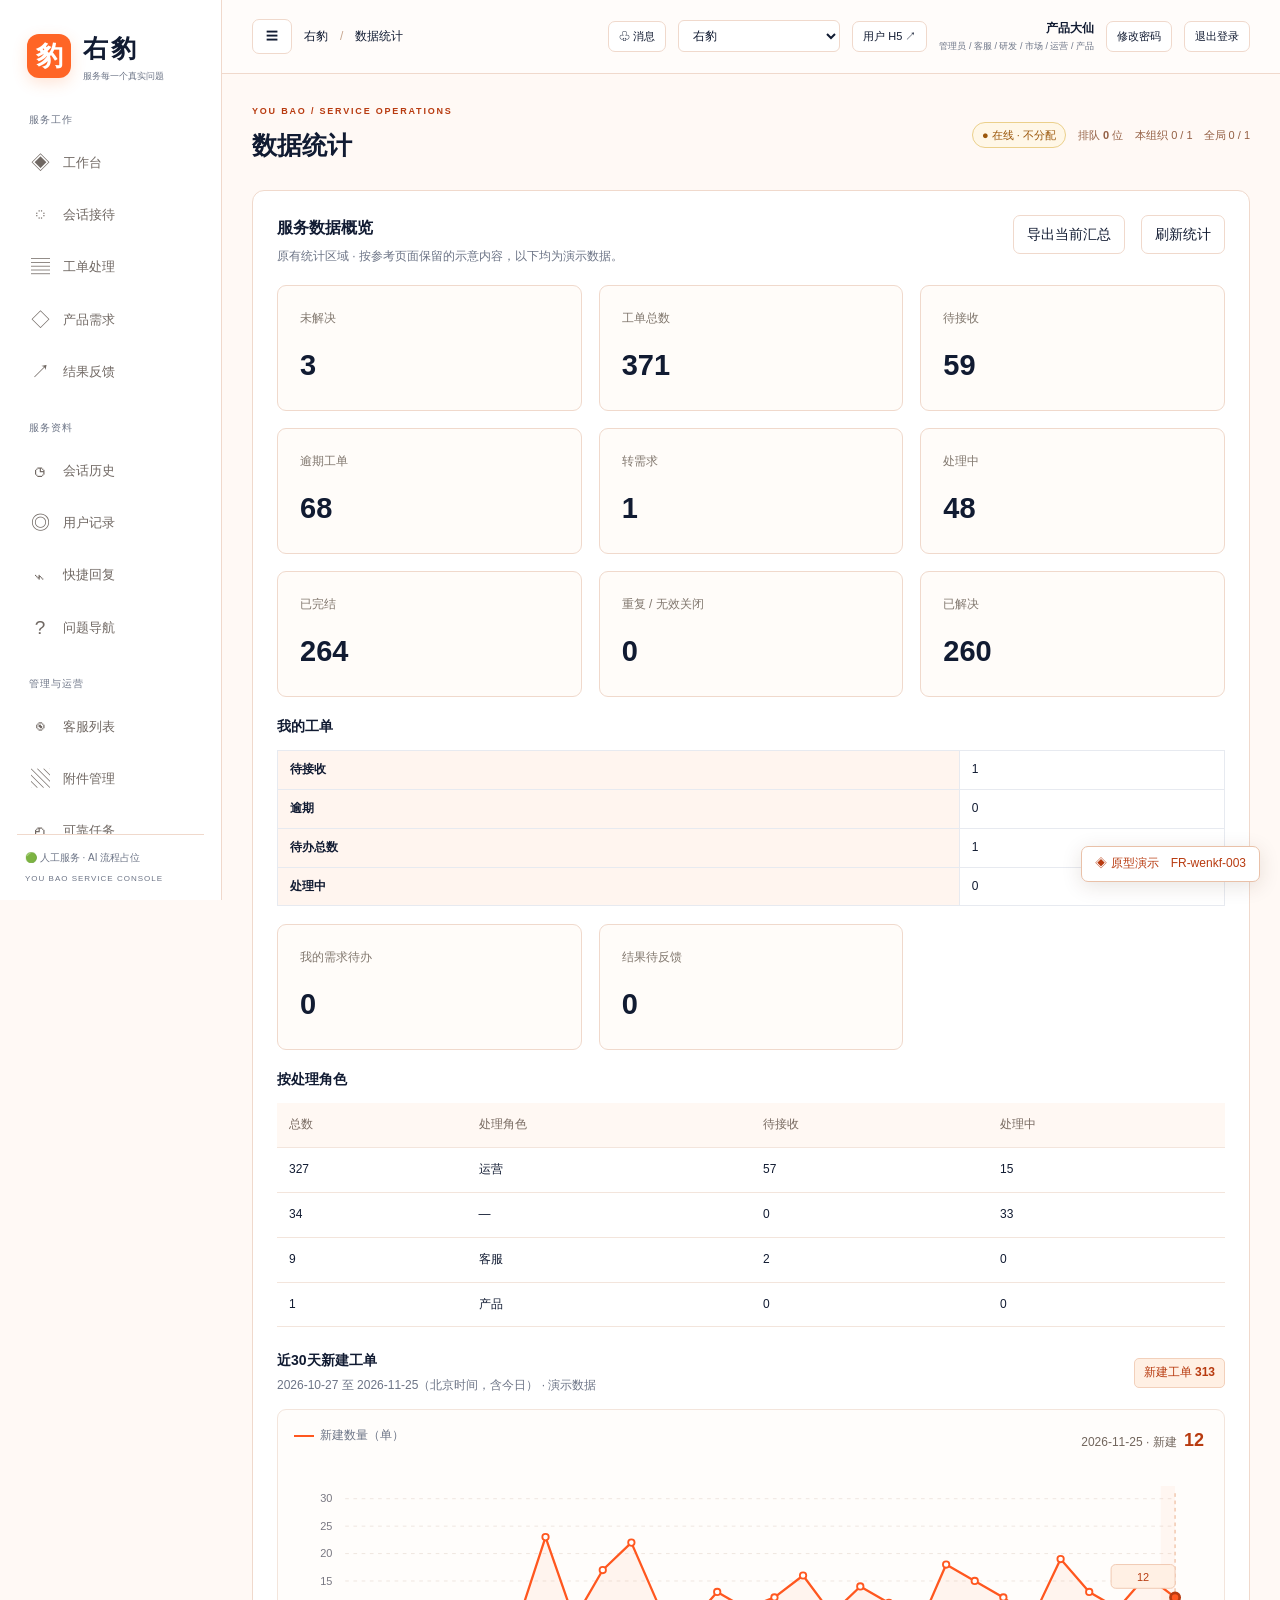
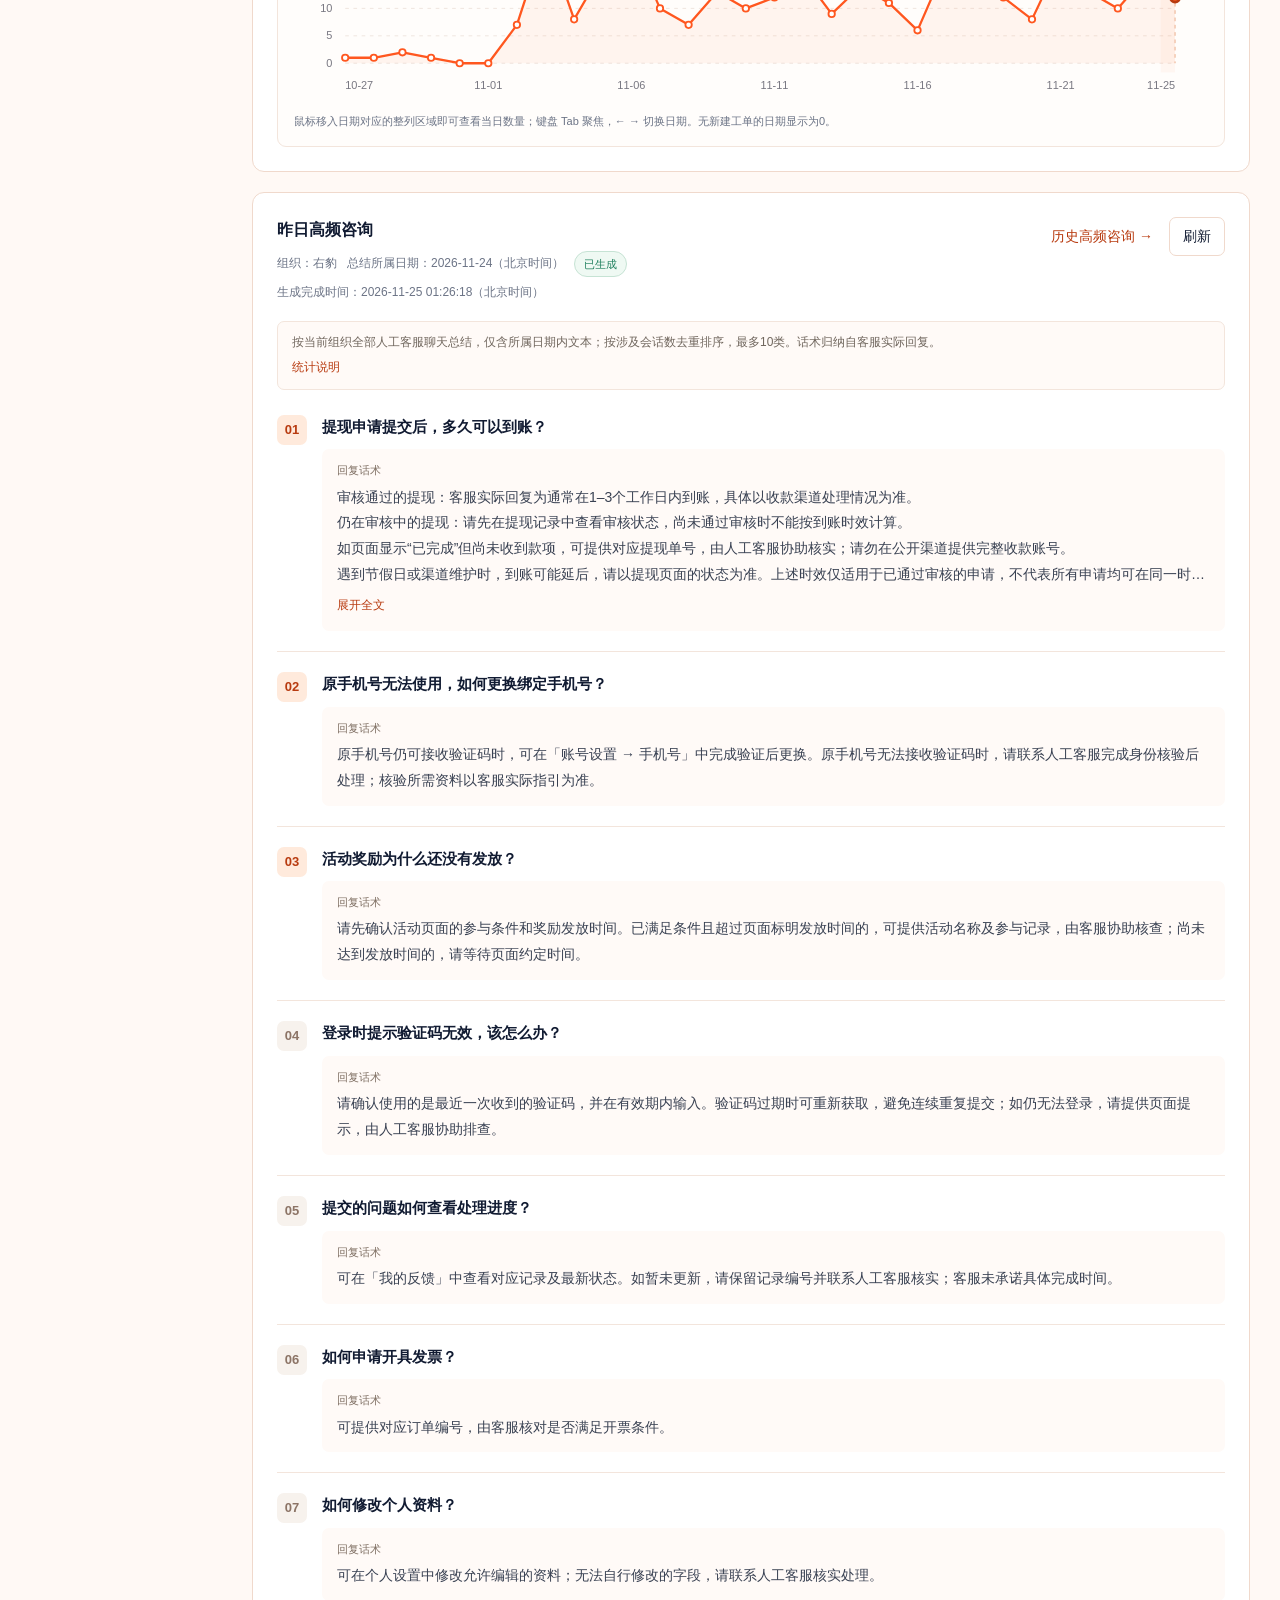
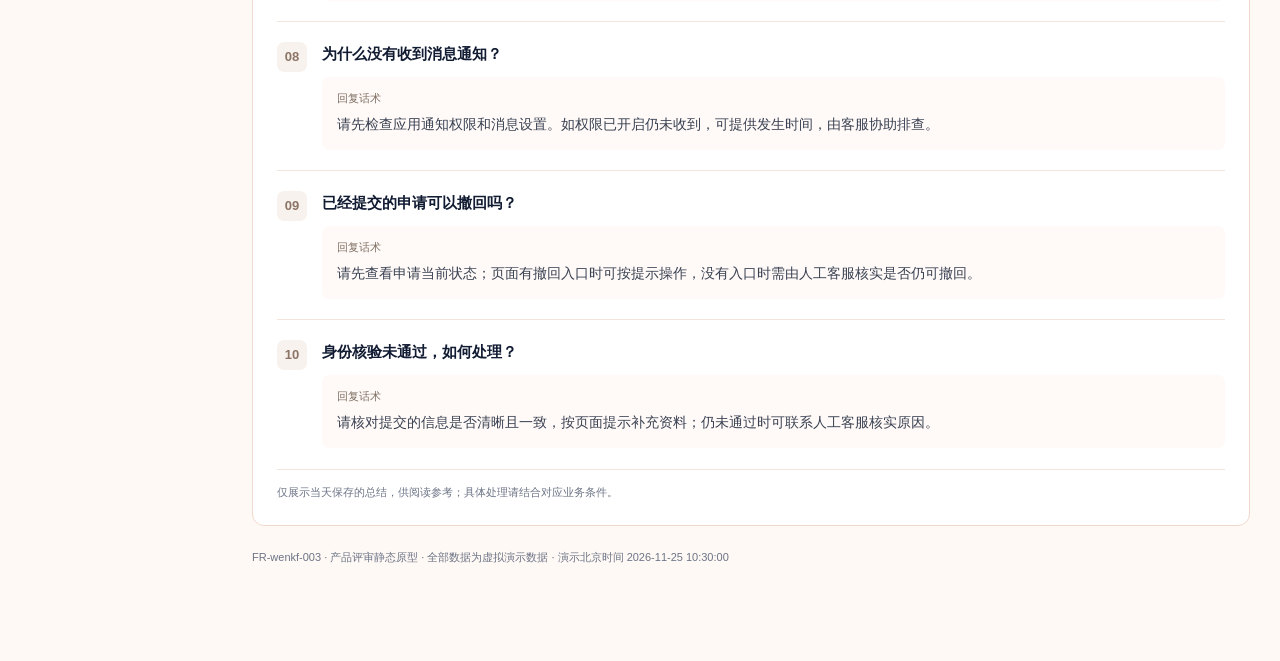
<file: 01-需求档案/FR-wenkf-003-每日高频咨询/04-静态Demo/FR-wenkf-003-每日高频咨询Demo.html>
<!doctype html>
<html lang="zh-CN"><head><meta charset="utf-8"><meta name="viewport" content="width=device-width,initial-scale=1"><title>右豹 · 每日高频咨询</title>
<style>
:root{--bg:#fff9f5;--ink:#111b32;--sub:#6c7486;--line:#f0d9cc;--soft:#fffaf7;--orange:#ff571f;--deep:#b83b10;--green:#21815f;--red:#ba3729}*{box-sizing:border-box}body{margin:0;background:var(--bg);color:var(--ink);font:14px/1.65 "Microsoft YaHei","PingFang SC",Arial,sans-serif}button,input,select{font:inherit;color:inherit}button{cursor:pointer;border:1px solid var(--line);border-radius:7px;padding:7px 13px;background:#fff}button:hover:not(:disabled){border-color:#ff9c70;background:#fff4eb}button:disabled{opacity:.48;cursor:not-allowed}button:focus-visible,input:focus-visible,select:focus-visible,summary:focus-visible{outline:3px solid #ffb38f;outline-offset:2px}input,select{border:1px solid var(--line);border-radius:6px;background:white;padding:7px 10px;max-width:100%}button.link{border:0;background:transparent;color:var(--deep);padding:3px 0}.muted{color:var(--sub);font-size:12px}h1,h2,h3,p{margin:0}h1{font-size:25px}h2{font-size:16px}h3{font-size:15px}.sidebar{position:fixed;inset:0 auto 0 0;width:222px;background:#fff;border-right:1px solid var(--line);padding:28px 17px 85px;overflow:auto}.brand{display:flex;gap:12px;align-items:center;margin:0 10px 28px}.brand b{font-size:25px;letter-spacing:3px}.brand small{display:block;font-size:9px;color:var(--sub)}.mark{display:grid;place-items:center;width:44px;height:44px;background:#ff6526;border-radius:12px;color:#fff;font-size:27px;font-weight:bold;box-shadow:0 5px 15px #ff702530}.group{font-size:10px;letter-spacing:1px;color:var(--sub);margin:24px 12px 9px}.nav{display:flex;align-items:center;gap:14px;width:100%;margin:3px 0;padding:9px 11px;border:0;border-left:3px solid transparent;color:#706863;text-align:left;font-size:13px}.nav span{font-size:19px;width:18px;text-align:center}.nav.active{background:#ffeadc;border-left-color:var(--orange);color:var(--deep);font-weight:bold}.sidefoot{position:fixed;bottom:0;left:17px;width:187px;background:white;border-top:1px solid var(--line);padding:15px 8px;font-size:10px;color:var(--sub)}.sidefoot small{display:block;font-size:8px;letter-spacing:1px;margin-top:5px}.topbar{margin-left:222px;min-height:74px;padding:15px 30px;border-bottom:1px solid var(--line);display:flex;align-items:center;justify-content:space-between;gap:18px;background:#fffcfa;font-size:12px}.crumb,.topactions{display:flex;align-items:center;gap:12px;flex-wrap:wrap}.crumb i{color:#c7a58e;font-style:normal}.topactions button{font-size:11px;padding:5px 10px}.account{text-align:right}.account small{display:block;font-size:9px;color:var(--sub)}main{margin-left:222px;padding:30px 30px 95px}.shell{max-width:1710px;margin:auto}.heading{display:flex;justify-content:space-between;align-items:center;gap:18px;margin-bottom:24px}.eyebrow{font-size:9px;letter-spacing:1.8px;font-weight:bold;color:var(--deep);margin-bottom:6px}.presence{color:#946044;font-size:11px;display:flex;align-items:center;gap:12px;flex-wrap:wrap}.pill{font-size:11px;white-space:nowrap;border-radius:20px;padding:3px 9px;background:#f5f5f6;color:#596373;border:1px solid #dce0e5;display:inline-block}.pill.ok{color:var(--green);background:#eff9f3;border-color:#c6e3d4}.pill.warn{color:#9b570b;background:#fff7e7;border-color:#ebd08b}.pill.bad{color:var(--red);background:#fff2ef;border-color:#f4bdb5}.panel{padding:24px;background:#fff;border:1px solid var(--line);border-radius:12px;margin-bottom:20px}.panelhead{display:flex;justify-content:space-between;gap:15px;align-items:flex-start;margin-bottom:18px}.actions{display:flex;align-items:center;gap:16px;flex-wrap:wrap}.meta{display:flex;align-items:center;gap:10px;flex-wrap:wrap;margin-top:8px;color:var(--sub);font-size:12px}.intro{padding:11px 14px;background:var(--soft);border:1px solid #f3e5dc;border-radius:7px;font-size:12px;color:#70665d;margin-bottom:5px}.intro summary{cursor:pointer;color:var(--deep);display:inline-block;margin-top:5px}.intro ul{padding-left:20px;line-height:1.9;margin:9px 0 2px}.result{list-style:none;margin:0;padding:0}.result li{display:flex;gap:15px;padding:20px 0;border-bottom:1px solid #f3e5dc}.result li:last-child{border:0;padding-bottom:3px}.rank{font:600 13px/30px Arial;flex:0 0 30px;text-align:center;height:30px;color:#8c7466;background:#f7f2ed;border-radius:7px}.result li:nth-child(-n+3) .rank{color:var(--deep);background:#ffeadc}.itembody{min-width:0;flex:1}.reply{margin-top:10px;background:#fffaf7;border-radius:7px;padding:12px 15px}.replylabel{font-size:11px;color:#7e6e62;margin-bottom:5px}.replytext{line-height:1.85;overflow-wrap:anywhere;color:#394152;white-space:pre-line}.replytext.fold{display:-webkit-box;-webkit-box-orient:vertical;-webkit-line-clamp:4;overflow:hidden}.reply .link{font-size:12px;margin-top:5px}.missing{color:#737b89}.readingfoot{margin-top:18px;padding-top:13px;border-top:1px solid #f3e5dc;font-size:11px;color:var(--sub)}.historylayout{display:grid;grid-template-columns:248px minmax(0,1fr);gap:20px;align-items:start}.datenav{padding:18px}.datefield{display:block;margin-bottom:6px;font-size:12px}.datefield input{display:block;margin-top:6px;width:100%;font-variant-numeric:tabular-nums}.range{font-size:11px;color:var(--sub);margin-bottom:12px}.datebtn{width:100%;display:flex;align-items:center;justify-content:space-between;gap:5px;border-color:transparent;border-radius:6px;font-size:12px;margin:2px 0;padding:8px}.datebtn[aria-current="date"]{background:#fff0e4;border-color:#ffc39f;color:var(--deep);font-weight:bold}.datebtn .pill{font-size:10px;padding:1px 5px}.pager{display:flex;justify-content:space-between;align-items:center;padding-top:12px;border-top:1px solid var(--line);margin-top:10px;font-size:12px}.pager button{padding:4px 9px}.state{padding:48px 16px;text-align:center;min-height:245px}.state .stateicon{font-size:30px;color:#b99179;margin-bottom:12px}.state h3{font-size:16px;margin-bottom:9px}.state p{font-size:12px;color:var(--sub);margin:6px 0}.state button{margin-top:12px}.alert{padding:10px 13px;border-radius:6px;color:var(--red);background:#fff2ef;border:1px solid #f4c3bb;margin:12px 0;font-size:12px}.field-error{font-size:12px;color:var(--red);margin:7px 0}.overview .grid{display:grid;grid-template-columns:repeat(3,minmax(0,1fr));gap:17px}.metric{border:1px solid var(--line);border-radius:9px;padding:20px 22px;background:#fffcf9}.metric label{color:#81776e;font-size:12px}.metric strong{display:block;font-size:29px;margin-top:13px}.subheading{font-size:14px;margin:18px 0 12px}table{border-collapse:collapse;width:100%;font-size:12px}th,td{text-align:left;border-bottom:1px solid #f3e5dc;padding:12px}th{font-weight:normal;background:#fff8f3;color:#786a61}.mine th,.mine td{border:1px solid #e7eaf0;padding:9px 12px}.mine th{width:72%;font-weight:bold;background:#fff5ef;color:var(--ink)}.tablewrap{overflow:auto}.demo{position:fixed;right:20px;bottom:18px;z-index:30}.demotoggle{box-shadow:0 4px 20px #462b1820;color:var(--deep);font-size:12px;background:#fff;border-color:#e9c1a9}.demopanel{width:345px;max-height:75vh;overflow:auto;padding:18px;background:#fff;border:1px solid var(--line);border-radius:10px;box-shadow:0 8px 35px #462b1820;margin-bottom:9px;font-size:12px}.demopanel label{display:block;margin:12px 0 5px}.demopanel select{width:100%}.demopanel p{color:var(--sub);margin:7px 0}.demobuttons{display:flex;gap:7px;flex-wrap:wrap;margin-top:13px}.demobuttons button{font-size:11px}.previewnote{font-size:11px;color:var(--sub);margin-top:22px}.toast{position:fixed;left:50%;bottom:28px;transform:translateX(-50%);background:#253043;color:white;padding:11px 20px;border-radius:7px;z-index:50;max-width:70vw;font-size:12px}.back{margin-bottom:10px}.embed .sidebar,.embed .topbar,.embed .demo,.embed .previewnote{display:none}.embed main{margin:0;padding:20px}.collapsed .sidebar,.collapsed .sidefoot{display:none}.collapsed main,.collapsed .topbar{margin-left:0}[hidden]{display:none!important}.danger{color:var(--red)}@media(max-width:1200px){.topactions .secondary{display:none}.presence .extra{display:none}main{padding:24px 20px 90px}.topbar{padding:15px 20px}.actions{gap:10px}.historylayout{grid-template-columns:226px minmax(0,1fr)}}@media(max-width:1050px){.historylayout{grid-template-columns:1fr}.datelist{display:grid;grid-template-columns:repeat(4,minmax(0,1fr));gap:3px}.datebtn{flex-wrap:wrap}.datenav .datefield{max-width:260px}.sidebar{width:190px;padding-left:12px;padding-right:12px}.sidefoot{left:12px;width:165px}.topbar,main{margin-left:190px}.heading .presence{display:none}}@media(max-width:700px){.sidebar{display:none}.topbar,main{margin-left:0}.account,.topactions .secondary{display:none}.panel{padding:17px}.panelhead{flex-wrap:wrap}.datelist{grid-template-columns:repeat(2,minmax(0,1fr))}.overview .grid{grid-template-columns:repeat(2,minmax(0,1fr))}.demo{right:12px}.demopanel{width:310px}.reply{padding:10px}.rank{flex-basis:25px}.result li{gap:10px}}

.charthead{display:flex;justify-content:space-between;align-items:center;gap:15px;margin:22px 0 13px;flex-wrap:wrap}.charthead h3{font-size:14px}.charthead p{margin-top:4px}.chartbox{border:1px solid #f3e5dc;border-radius:9px;padding:16px;background:#fffdfb}.chartreadout{font-size:12px;color:#72665d;white-space:nowrap}.chartreadout b{color:var(--deep);font-size:18px;margin:0 4px}.ticketchart{display:block;width:100%;height:auto;min-height:220px;overflow:visible}.chartgrid{stroke:#eee4dd;stroke-dasharray:4 5}.chartaxis{fill:#787781;font-size:12px}.chartpoint{cursor:pointer;outline:none}.chartpoint .dot{fill:white;stroke:#ff571f;stroke-width:2}.chartpoint:hover .dot,.chartpoint:focus .dot,.chartpoint.selected .dot{fill:#ff571f;stroke:#b83b10;stroke-width:3;r:5}.chartpoint.selected .hit{fill:#ff571f;fill-opacity:.045}.chartpoint:focus .hit{stroke:#ffb38f;stroke-width:2}.charthint{font-size:11px;color:var(--sub);margin-top:10px}.chartkey{display:inline-block;width:20px;height:2px;background:#ff571f;vertical-align:middle;margin-right:6px}.chartbadge{font-size:12px;color:var(--deep);background:#fff0e4;border:1px solid #f2d0bb;border-radius:5px;padding:4px 9px}
</style></head><body>
<aside class="sidebar"><div class="brand"><span class="mark">豹</span><div><b>右豹</b><small>服务每一个真实问题</small></div></div><nav id="nav" aria-label="后台导航"></nav><div class="sidefoot">🟢 人工服务 · AI 流程占位<small>YOU BAO SERVICE CONSOLE</small></div></aside>
<header class="topbar"><div class="crumb"><button id="collapse" aria-label="折叠导航">☰</button><span>右豹</span><i>/</i><span>数据统计</span><span id="histcrumb" hidden> / 历史高频咨询</span></div><div class="topactions"><button data-existing class="secondary">♧ 消息</button><select id="org" aria-label="当前组织"><option value="a">右豹</option><option value="b">星河服务（演示组织）</option></select><button data-existing class="secondary">用户 H5 ↗</button><div class="account"><b>产品大仙</b><small>管理员 / 客服 / 研发 / 市场 / 运营 / 产品</small></div><button data-existing class="secondary">修改密码</button><button data-existing class="secondary">退出登录</button></div></header>
<main id="main"></main>
<aside class="demo" aria-label="原型演示辅助"><section class="demopanel" id="demopanel" hidden><b>原型演示 · 非产品功能</b><p id="demotime"></p><p>全部为虚拟数据；不连接真实聊天、AI或任务。</p><label for="scene">演示场景</label><select id="scene"></select><label for="demoorg">演示组织（嵌入时可用 URL 指定）</label><select id="demoorg"><option value="a">右豹 · 上线 2026-10-20</option><option value="b">星河服务 · 上线 2026-11-10</option></select><div class="demobuttons"><button id="armrefresh">下次刷新读取失败</button><button id="armpage">下次日期翻页失败</button><button id="recover">模拟后台自动补齐</button><button id="protect">模拟成功后任务失败</button><button id="midnight">推进至次日零点后</button><button id="revoke">撤销 / 恢复权限</button></div><p id="demofeedback" role="status">刷新只查询保存结果，不触发生成。</p></section><button class="demotoggle" id="demotoggle" aria-expanded="false">◈ 原型演示　FR-wenkf-003</button></aside><div class="toast" id="toast" role="status" hidden></div>
<script>
'use strict';
const $=s=>document.querySelector(s), $$=s=>[...document.querySelectorAll(s)];
const shift=(d,n)=>new Date(Date.parse(d+'T00:00:00Z')+n*86400000).toISOString().slice(0,10);
const days=(a,b)=>Math.round((Date.parse(b+'T00:00:00Z')-Date.parse(a+'T00:00:00Z'))/86400000);
const scenes={success:'昨日成功 · Top 10',three:'实际3类 · 不补足',tie:'第10/11名同频 · 固定顺序',missing:'单项回复缺失',crossday:'跨日提问 · 次日回复不补入',history:'历史日期 · 20日分页',pending:'待生成 · 02:00前',generating:'生成中 · 02:00前',empty:'当日无有效咨询',failed:'生成失败 · 已超时',overdue:'生成中 · 已超时',first:'上线当天 · 首份未到',firstNext:'上线次日 · 首份完整自然日',loading:'查询加载中',readError:'首次读取失败',staleError:'同日刷新失败 · 保留旧结果',pageError:'下一次日期翻页失败',permission:'无数据统计权限',orgRace:'切组织 · 旧请求晚返回',midnight:'跨零点 · 刷新切昨日',recovered:'失败日已自动补齐',protected:'成功保存后重复任务失败'};
const params=new URLSearchParams(location.search);
const state={view:params.get('view')==='history'?'history':'stats',scene:scenes[params.get('scene')]?params.get('scene'):'success',org:params.get('org')==='b'?'b':'a',today:'2026-11-25',clock:'10:30:00',date:'2026-11-24',target:'2026-11-24',page:1,loading:false,readError:false,stale:false,permission:true,refreshFail:false,pageFail:false,listError:false,expanded:new Set(),recovered:new Set(),draftError:'',statsRange:'全部',statsScroll:0};
let requestId=0,toastTimer;
function orgName(){return state.org==='a'?'右豹':'星河服务'}
function launch(){return state.scene==='first'||state.scene==='firstNext'?'2026-11-25':state.org==='a'?'2026-10-20':'2026-11-10'}
function yesterday(){return shift(state.today,-1)}
function dates(){const a=[];for(let d=yesterday();d>=launch();d=shift(d,-1))a.push(d);return a}
function key(){return state.org+':'+state.date}
function allowed(){return state.permission&&state.date>=launch()&&state.date<=yesterday()}
function syncUrl(){const p=new URLSearchParams({scene:state.scene,view:state.view,date:state.date,org:state.org,today:state.today,clock:state.clock});if(params.get('embed')==='1')p.set('embed','1');try{history.replaceState(null,'','?'+p)}catch(e){}}
function toast(t){$('#toast').textContent=t;$('#toast').hidden=false;clearTimeout(toastTimer);toastTimer=setTimeout(()=>$('#toast').hidden=true,3500)}
function feedback(t){$('#demofeedback').textContent=t}
const qa=[
 {id:'withdraw',n:42,q:'提现申请提交后，多久可以到账？',a:'审核通过的提现：客服实际回复为通常在1–3个工作日内到账，具体以收款渠道处理情况为准。\n仍在审核中的提现：请先在提现记录中查看审核状态，尚未通过审核时不能按到账时效计算。\n如页面显示“已完成”但尚未收到款项，可提供对应提现单号，由人工客服协助核实；请勿在公开渠道提供完整收款账号。\n遇到节假日或渠道维护时，到账可能延后，请以提现页面的状态为准。上述时效仅适用于已通过审核的申请，不代表所有申请均可在同一时限内完成。',long:true},
 {id:'phone',n:31,q:'原手机号无法使用，如何更换绑定手机号？',a:'原手机号仍可接收验证码时，可在「账号设置 → 手机号」中完成验证后更换。原手机号无法接收验证码时，请联系人工客服完成身份核验后处理；核验所需资料以客服实际指引为准。'},
 {id:'reward',n:24,q:'活动奖励为什么还没有发放？',a:'请先确认活动页面的参与条件和奖励发放时间。已满足条件且超过页面标明发放时间的，可提供活动名称及参与记录，由客服协助核查；尚未达到发放时间的，请等待页面约定时间。'},
 {id:'login',n:18,q:'登录时提示验证码无效，该怎么办？',a:'请确认使用的是最近一次收到的验证码，并在有效期内输入。验证码过期时可重新获取，避免连续重复提交；如仍无法登录，请提供页面提示，由人工客服协助排查。'},
 {id:'progress',n:12,q:'提交的问题如何查看处理进度？',a:'可在「我的反馈」中查看对应记录及最新状态。如暂未更新，请保留记录编号并联系人工客服核实；客服未承诺具体完成时间。'},
 {id:'invoice',n:11,q:'如何申请开具发票？',a:'可提供对应订单编号，由客服核对是否满足开票条件。'},
 {id:'profile',n:9,q:'如何修改个人资料？',a:'可在个人设置中修改允许编辑的资料；无法自行修改的字段，请联系人工客服核实处理。'},
 {id:'notice',n:8,q:'为什么没有收到消息通知？',a:'请先检查应用通知权限和消息设置。如权限已开启仍未收到，可提供发生时间，由客服协助排查。'},
 {id:'cancel',n:7,q:'已经提交的申请可以撤回吗？',a:'请先查看申请当前状态；页面有撤回入口时可按提示操作，没有入口时需由人工客服核实是否仍可撤回。'},
 {id:'verify',n:6,q:'身份核验未通过，如何处理？',a:'请核对提交的信息是否清晰且一致，按页面提示补充资料；仍未通过时可联系人工客服核实原因。'},
 {id:'receipt',n:6,q:'如何查询历史操作记录？',a:'可在相关业务页面查找历史记录，若无法找到对应记录，请提供大致操作时间，由人工客服协助查询。'}
];
function record(date=state.date){
 let status='success',variant='success';const delta=days(date,'2026-11-24');
 if(delta===1)variant='three';if(delta===2)status='empty';if(delta===3)status='failed';if(delta===4)status='pending';
 if(date===state.target){if(['pending','generating','empty','failed'].includes(state.scene))status=state.scene;if(state.scene==='overdue')status='generating';if(['three','missing','crossday','tie'].includes(state.scene))variant=state.scene;if(state.scene==='recovered')status='success';}
 if(state.recovered.has(state.org+':'+date))status='success';
 let items=qa.map(x=>({...x}));if(state.org==='b')items=items.map((x,i)=>({...x,q:['如何查询订单的配送进度？','收到的商品与订单不符如何处理？','如何修改订单的收货信息？','订单取消后退款如何查看？','优惠券为何无法使用？','如何申请开具发票？','如何申请商品退货？','订单物流显示签收但未收到怎么办？','如何查询售后申请的进度？','付款成功但订单未更新怎么办？','如何查询历史订单？'][i],a:['可在订单详情查看物流轨迹。如物流长时间未更新，请提供订单编号，由客服协助联系配送方核实。','请保留商品及包装，并通过订单售后入口提交情况说明，客服核实后按订单规则处理。','尚未出库的订单，可联系人工客服核查是否仍可修改；已出库的订单需先核实配送状态，不能保证更改成功。','请查看订单退款状态，实际到账时间以支付渠道处理情况为准。','请核对优惠券的适用商品、有效期与使用条件，不满足条件时无法抵扣。','可提供对应订单编号，由客服核对开票条件。','请在订单售后入口查看退货条件并提交申请，具体以订单适用规则为准。','请先核实是否由他人代收，仍未找到时可联系人工客服协助查询配送情况。','可在订单售后记录中查看状态，尚未更新时可提供申请编号由客服核实。','请勿重复付款，可提供订单编号与支付状态，由客服核实订单同步情况。','可在我的订单按日期查找记录，无法找到时可联系人工客服核实。'][i],long:false}));
 items.sort((a,b)=>b.n-a.n||qa.findIndex(x=>x.id===a.id)-qa.findIndex(x=>x.id===b.id));items=items.slice(0,variant==='three'?3:10);
 if(['missing','crossday'].includes(variant)){items[items.length-1].q='深夜提交的账号异常问题如何处理？';items[items.length-1].a='';items[items.length-1].long=false;}
 const late=state.recovered.has(state.org+':'+date)||state.scene==='recovered'&&date===state.target;
 return {status,items,completed:(late?state.today:shift(date,1))+(late?' 10:20:16':' 01:26:18'),late};
}
function badge(status){const labels={success:'已生成',empty:'无数据',pending:'待生成',generating:'生成中',failed:'生成失败'};return '<span class="pill '+({success:'ok',failed:'bad',generating:'warn'}[status]||'')+'">'+labels[status]+'</span>'}
function info(){return `<div class="intro">按当前组织全部人工客服聊天总结，仅含所属日期内文本；按涉及会话数去重排序，最多10类。话术归纳自客服实际回复。<br><details><summary>统计说明</summary><ul><li>范围为当前组织全部人工客服与用户的聊天文本，不限本人接待；不含工单、图片、语音和机器人数据。</li><li>按北京时间消息发送时间取所属日00:00（含）至次日00:00（不含）。跨日会话仅看当日文本，不跨日补全回复。</li><li>同一会话同类问题当日只计1次；同一会话可计入多类，转接不重复。同频按保存的固定次序排序，最多10类，不足不补齐，不提供合计数。</li><li>仅归纳同日客服实际回复，保留适用条件，不使用知识库补充；没有对应回复时明确提示。</li><li>每日凌晨自动处理前一自然日，次日02:00前可查看。刷新仅查询保存结果。</li><li>本组织演示上线日为${launch()}；首份覆盖上线当天完整自然日，包括上线前的当天文本，不补算上线日前日期。</li></ul></details></div>`}
function emptyState(title,desc,icon='◷',retry=false){return `<div class="state"><div class="stateicon" aria-hidden="true">${icon}</div><h3>${title}</h3><p>${desc}</p>${retry?'<button data-retry>重试</button>':''}</div>`}
function content(){
 const r=record();if(state.loading&&!state.stale)return emptyState('加载中…','正在读取所选日期的保存结果，请稍候。');
 if(state.readError)return emptyState('加载失败，请重试','本次读取未完成，请重试；尚未取得该日生成状态。','!',true);
 let out=state.stale?'<div class="alert" role="alert">更新失败，当前为上次读取结果。 <button class="link" data-retry>重试</button></div>':'';
 if(!['success','empty'].includes(r.status)){const over=state.today>shift(state.date,1)||state.today===shift(state.date,1)&&state.clock>='02:00:00';return out+emptyState({pending:'待生成',generating:'生成中',failed:'生成失败，请稍后刷新查看'}[r.status],over?'未按计划完成 · 系统将在后台自动处理，刷新仅查询。':'每日凌晨自动处理，所属日期次日02:00前可查看。',r.status==='failed'?'!':'◷');}
 if(r.status==='empty')return out+emptyState('当日暂无可总结的咨询','该日无数据结果已保存，可选择其他日期回查。','◇');
 out+='<ol class="result">'+r.items.map((x,i)=>`<li><span class="rank" aria-label="第${i+1}名">${String(i+1).padStart(2,'0')}</span><div class="itembody"><h3>${x.q}</h3><div class="reply"><div class="replylabel">回复话术</div><div class="replytext ${x.long&&!state.expanded.has(i)?'fold':''} ${!x.a?'missing':''}" id="reply-${i}">${x.a||'暂无可归纳的客服回复'}</div>${x.long?`<button class="link" data-expand="${i}" aria-controls="reply-${i}" aria-expanded="${state.expanded.has(i)}">${state.expanded.has(i)?'收起':'展开全文'}</button>`:''}</div></div></li>`).join('')+'</ol><div class="readingfoot">仅展示当天保存的总结，供阅读参考；具体处理请结合对应业务条件。</div>';return out;
}
function summaryPanel(){const first=dates().length===0;const inaccessible=!state.permission;const r=record();const know=!state.readError&&(!state.loading||state.stale);return `<section class="panel" id="summary"><div class="panelhead"><div><h2>${state.view==='history'?state.date+' 高频咨询':'昨日高频咨询'}</h2>${!inaccessible?`<div class="meta"><span>组织：${orgName()}</span><span>总结所属日期：${first?'暂无':state.date}（北京时间）</span>${!first&&know?badge(r.status):''}</div>${!first&&know&&['success','empty'].includes(r.status)?`<p class="muted" style="margin-top:6px">生成完成时间：${r.completed}（北京时间）</p>`:''}`:''}</div><div class="actions">${state.view==='stats'&&!inaccessible?'<button class="link" data-history>历史高频咨询 →</button>':''}${!inaccessible?`<button data-refresh ${state.loading?'disabled':''}>${state.loading?'刷新中…':'刷新'}</button>`:''}</div></div>${inaccessible?emptyState('暂无法访问此页面，请返回可访问的页面','当前身份无法查看此内容。','⊘')+'<button data-safe>返回可访问的页面</button>':first?emptyState('首份总结将于上线次日02:00前提供','首份所属日期：'+launch()+'；当前为上线当天，尚无可回查日期。'):!allowed()?emptyState('暂无法访问此页面，请返回可访问的页面','请选择可查看的日期。','⊘'):info()+`<div aria-live="polite">${content()}</div>`}</section>`}

// 独立演示序列：30个北京时间自然日，缺失日期补0，非真实工单接口。
const ticketCounts=[1,1,2,1,0,0,7,23,8,17,22,10,7,13,10,12,16,9,14,11,6,18,15,12,8,19,13,10,16,12];
function ticketSeries(){return ticketCounts.map((count,i)=>({date:shift(state.today,i-29),count}));}
function ticketChart(){const rows=ticketSeries(),x=i=>56+i*908/29,y=n=>218-n*6,total=rows.reduce((sum,r)=>sum+r.count,0),points=rows.map((r,i)=>x(i)+','+y(r.count)).join(' ');return `<div class="charthead"><div><h3>近30天新建工单</h3><p class="muted">${rows[0].date} 至 ${rows[29].date}（北京时间，含今日） · 演示数据</p></div><span class="chartbadge">新建工单 <strong>${total}</strong></span></div><div class="chartbox"><div class="panelhead" style="margin-bottom:8px"><span class="muted"><i class="chartkey"></i>新建数量（单）</span><output id="chartreadout" class="chartreadout" aria-live="polite">${rows[29].date} · 新建 <b>${rows[29].count}</b></output></div><svg class="ticketchart" viewBox="0 0 1000 260" role="group" aria-labelledby="charttitle chartdesc"><title id="charttitle">近30天新建工单折线图</title><desc id="chartdesc">横轴为北京时间日期，纵轴为每日新建工单数量。鼠标移入日期对应的整列区域即可查看每日数据，也可点击或用Tab与左右方向键查看。</desc>${[0,5,10,15,20,25,30].map(n=>`<line class="chartgrid" x1="56" x2="964" y1="${y(n)}" y2="${y(n)}"/><text class="chartaxis" x="42" y="${y(n)+4}" text-anchor="end">${n}</text>`).join('')}<path d="M ${points.replaceAll(' ',' L ')} L 964 218 L 56 218 Z" fill="#ff571f" fill-opacity=".055"/><polyline points="${points}" fill="none" stroke="#ff571f" stroke-width="2.5" stroke-linejoin="round" stroke-linecap="round"/><line id="chartguide" x1="964" x2="964" y1="32" y2="218" stroke="#e9ab86" stroke-dasharray="4 4"/>${rows.map((r,i)=>`<g class="chartpoint ${i===29?'selected':''}" data-point="${i}" tabindex="0" role="button" aria-label="${r.date}，新建${r.count}"><rect class="hit" x="${i===0?56:x(i)-454/29}" y="24" width="${i===0||i===29?454/29:908/29}" height="204" fill="transparent"/><circle class="dot" pointer-events="none" cx="${x(i)}" cy="${y(r.count)}" r="3.5"/></g>`).join('')}${[0,5,10,15,20,25,29].map(i=>`<text class="chartaxis" x="${x(i)}" y="246" text-anchor="${i===0?'start':i===29?'end':'middle'}">${rows[i].date.slice(5)}</text>`).join('')}<g id="charttooltip" pointer-events="none" transform="translate(894,${Math.max(7,y(rows[29].count)-36)})"><rect width="70" height="26" rx="5" fill="#fff0e4" stroke="#efc6ae"/><text id="chartvalue" x="35" y="18" text-anchor="middle" fill="#b83b10" font-size="12">${rows[29].count}</text></g></svg><p class="charthint">鼠标移入日期对应的整列区域即可查看当日数量；键盘 Tab 聚焦，← → 切换日期。无新建工单的日期显示为0。</p></div>`;}
function bindChart(){const rows=ticketSeries();function select(i){const r=rows[i],x=56+i*908/29,y=218-r.count*6;$$('[data-point]').forEach(el=>el.classList.toggle('selected',+el.dataset.point===i));$('#chartreadout').innerHTML=r.date+' · 新建 <b>'+r.count+'</b>';$('#chartguide').setAttribute('x1',x);$('#chartguide').setAttribute('x2',x);$('#charttooltip').setAttribute('transform',`translate(${Math.max(56,Math.min(894,x-35))},${Math.max(7,y-36)})`);$('#chartvalue').textContent=r.count;}$$('[data-point]').forEach(el=>{const i=+el.dataset.point;el.onmouseenter=el.onfocus=el.onclick=()=>select(i);el.onkeydown=e=>{if(e.key==='ArrowLeft'||e.key==='ArrowRight'){e.preventDefault();const next=Math.max(0,Math.min(29,i+(e.key==='ArrowLeft'?-1:1)));$('[data-point="'+next+'"]').focus()}else if(e.key==='Enter'||e.key===' '){e.preventDefault();select(i)}}});}

function overview(){const labels=['未解决','工单总数','待接收','逾期工单','转需求','处理中','已完结','重复 / 无效关闭','已解决'],values=[3,371,59,68,1,48,264,0,260];return `<section class="panel overview"><div class="panelhead"><div><h2>服务数据概览</h2><p class="muted" style="margin-top:6px">原有统计区域 · 按参考页面保留的示意内容，以下均为演示数据。</p></div><div class="actions"><button data-existing>导出当前汇总</button><button data-existing>刷新统计</button></div></div><div class="grid">${labels.map((l,i)=>`<div class="metric"><label>${l}</label><strong>${values[i]}</strong></div>`).join('')}</div><h3 class="subheading">我的工单</h3><table class="mine"><tbody>${['待接收','逾期','待办总数','处理中'].map((x,i)=>`<tr><th>${x}</th><td>${[1,0,1,0][i]}</td></tr>`).join('')}</tbody></table><div class="grid" style="margin-top:18px"><div class="metric"><label>我的需求待办</label><strong>0</strong></div><div class="metric"><label>结果待反馈</label><strong>0</strong></div></div><h3 class="subheading">按处理角色</h3><div class="tablewrap"><table><thead><tr><th>总数</th><th>处理角色</th><th>待接收</th><th>处理中</th></tr></thead><tbody><tr><td>327</td><td>运营</td><td>57</td><td>15</td></tr><tr><td>34</td><td>—</td><td>0</td><td>33</td></tr><tr><td>9</td><td>客服</td><td>2</td><td>0</td></tr><tr><td>1</td><td>产品</td><td>0</td><td>0</td></tr></tbody></table></div>${ticketChart()}</section>`}
function dateNav(){const list=dates(),total=Math.max(1,Math.ceil(list.length/20));return `<aside class="panel datenav"><label class="datefield" for="date">总结日期<input id="date" type="date" value="${state.date}" min="${launch()}" max="${yesterday()}" ${!list.length?'disabled':''} aria-describedby="range dateerror" aria-invalid="${!!state.draftError}"></label><p class="range" id="range">${list.length?launch()+' 至 '+yesterday():'上线当天，暂无可回查日期'}</p><p class="field-error" id="dateerror" role="alert">${state.draftError}</p>${state.draftError?`<p class="muted">当前结果日期：${state.date}</p><button class="link" data-canceldate>恢复有效日期</button>`:''}${state.listError?'<div class="alert">日期列表加载失败，请重试<br><button class="link" data-listretry>重试日期列表</button></div>':''}<div class="datelist">${list.slice((state.page-1)*20,state.page*20).map(d=>`<button class="datebtn" data-date="${d}" ${d===state.date?'aria-current="date"':''}><span>${d}</span>${badge(record(d).status)}</button>`).join('')}</div><div class="pager"><button data-prev ${state.page===1||!list.length?'disabled':''} aria-label="上一页日期">←</button><span>${state.page} / ${total}</span><button data-next ${state.page>=total||!list.length?'disabled':''} aria-label="下一页日期">→</button></div><p class="range" style="margin:8px 0 0">每页20个日期 · 按天独立回查</p></aside>`}
function render(){
 $('#org').value=state.org;$('#demoorg').value=state.org;$('#histcrumb').hidden=state.view!=='history';$('#demotime').textContent=`演示北京时间 ${state.today} ${state.clock}；组织：${orgName()}。`;
 const historyView=state.view==='history';$('#main').innerHTML=`<div class="shell">${historyView?'<button class="link back" data-back>← 返回数据统计页</button>':''}<div class="heading"><div><div class="eyebrow">YOU BAO / SERVICE OPERATIONS</div><h1>${historyView?'历史高频咨询':'数据统计'}</h1>${historyView?`<p class="muted" style="margin-top:7px">${orgName()} · 每日独立保存，回查历史咨询与回复话术</p>`:''}</div><div class="presence"><span class="pill warn">● 在线 · 不分配</span><span>排队 <b>0</b> 位</span><span class="extra">本组织 0 / 1　全局 0 / 1</span></div></div>${historyView&&state.permission?`<div class="historylayout">${dateNav()}${summaryPanel()}</div>`:(!historyView&&state.permission?overview():'')+summaryPanel()}<p class="previewnote">FR-wenkf-003 · 产品评审静态原型 · 全部数据为虚拟演示数据 · 演示北京时间 ${state.today} ${state.clock}</p></div>`;
 bind();syncUrl();
}
function load({refresh=false,hold=false,focus=false}={}){const token=++requestId,had=refresh&&!state.readError&&allowed()&&['success','empty'].includes(record().status);state.loading=true;state.stale=had;state.readError=false;state.draftError='';render();if(hold)return;setTimeout(()=>{if(token!==requestId)return;state.loading=false;state.stale=false;if(!state.permission){render();return}if(state.refreshFail){state.refreshFail=false;if(had)state.stale=true;else state.readError=true;}render();if(focus)$('[aria-current="date"]')?.focus();},state.scene==='orgRace'?1500:450)}
function chooseDate(d,focus=false){if(d===state.date)return;state.date=d;state.page=Math.floor(days(d,yesterday())/20)+1;state.expanded.clear();state.listError=false;load({focus})}
function flip(target,retry=false){if(state.pageFail&&!retry){state.pageFail=false;state.listError=true;state.retryPage=target;render();return}const d=dates()[(target-1)*20];if(d){state.listError=false;chooseDate(d,true)}}
function navigate(v){++requestId;state.loading=false;state.readError=false;state.stale=false;state.draftError='';state.expanded.clear();if(v==='history')state.statsScroll=window.scrollY;state.view=v;state.date=yesterday();state.page=1;load();window.scrollTo(0,v==='stats'?state.statsScroll:0)}
function bind(){
 bindChart();
 $$('[data-history]').forEach(x=>x.onclick=()=>navigate('history'));$$('[data-back]').forEach(x=>x.onclick=()=>navigate('stats'));
 $$('[data-refresh],[data-retry]').forEach(x=>x.onclick=()=>{if(state.view==='stats'&&state.date!==yesterday()){state.date=yesterday();state.expanded.clear();load()}else load({refresh:true})});
 $$('[data-expand]').forEach(x=>x.onclick=()=>{const n=+x.dataset.expand;state.expanded.has(n)?state.expanded.delete(n):state.expanded.add(n);const text=$('#reply-'+n);text.classList.toggle('fold',!state.expanded.has(n));x.textContent=state.expanded.has(n)?'收起':'展开全文';x.setAttribute('aria-expanded',state.expanded.has(n))});
 $$('[data-date]').forEach(x=>x.onclick=()=>chooseDate(x.dataset.date));if($('#date'))$('#date').onchange=e=>{const d=e.target.value;let error='';if(!/^\d{4}-\d{2}-\d{2}$/.test(d)||Number.isNaN(Date.parse(d)))error='请选择YYYY-MM-DD格式的日期';else if(d<launch()||d>yesterday())error='请选择上线日至昨日的日期';if(error){state.draftError=error;$('#dateerror').textContent=error;$('#date').setAttribute('aria-invalid','true');const draft=d;render();$('#date').value=draft;$('#date').focus()}else{state.draftError='';if(d===state.date)render();else chooseDate(d)}};
 if($('[data-canceldate]'))$('[data-canceldate]').onclick=()=>{state.draftError='';render()};if($('[data-prev]'))$('[data-prev]').onclick=()=>flip(state.page-1);if($('[data-next]'))$('[data-next]').onclick=()=>flip(state.page+1);if($('[data-listretry]'))$('[data-listretry]').onclick=()=>flip(state.retryPage,true);
 $$('[data-existing]').forEach(x=>x.onclick=()=>toast('此操作属于原有后台能力，本原型仅演示每日高频咨询。'));if($('[data-safe]'))$('[data-safe]').onclick=()=>{$('#main').innerHTML='<div class="shell"><div class="panel"><h1>工作台</h1><p class="muted">已返回可访问页面。原有工作台内容不在本需求范围内。</p><button id="safeReturn">返回数据统计入口</button></div></div>';$('#safeReturn').onclick=render};
}
function applyScene(scene,initial=false){++requestId;Object.assign(state,{scene,today:'2026-11-25',clock:'10:30:00',loading:false,readError:false,stale:false,permission:scene!=='permission',refreshFail:false,pageFail:scene==='pageError',listError:false,draftError:'',page:1});state.expanded.clear();state.recovered.clear();if(scene==='pending'||scene==='generating')state.clock='01:20:00';if(scene==='firstNext')state.today='2026-11-26';if(scene==='midnight')state.clock='23:59:00';if(initial&&/^2026-11-(25|26|27)$/.test(params.get('today')||''))state.today=params.get('today');if(initial&&/^([01]\d|2[0-3]):[0-5]\d:[0-5]\d$/.test(params.get('clock')||''))state.clock=params.get('clock');state.date=yesterday();state.target=state.date;if(scene==='history'||scene==='pageError')state.view='history';if(initial&&params.get('date')&&dates().includes(params.get('date'))){state.date=params.get('date');state.page=Math.floor(days(state.date,yesterday())/20)+1}if(initial&&params.get('date')&&!dates().includes(params.get('date'))&&dates().length)state.permission=false;
 if(scene==='readError')state.readError=true;if(scene==='staleError')state.stale=true;$('#scene').value=scene;render();if(scene==='loading')load({hold:true});if(scene==='orgRace')load();}
function switchOrg(org){if(state.org===org)return;++requestId;state.org=org;state.date=yesterday();state.target=state.date;state.page=1;state.expanded.clear();state.stale=false;state.listError=false;state.refreshFail=false;state.pageFail=false;load();feedback('已撤下旧组织内容。仅最新组织查询可生效，旧请求即使晚返回也会被忽略。')}
$('#nav').innerHTML=[['服务工作',[['◈','工作台'],['◌','会话接待'],['▤','工单处理'],['◇','产品需求'],['↗','结果反馈']]],['服务资料',[['◷','会话历史'],['◎','用户记录'],['⌁','快捷回复'],['?','问题导航']]],['管理与运营',[['◉','客服列表'],['▧','附件管理'],['◴','可靠任务'],['▥','数据统计'],['◇','产品与入口']]],['系统管理',[['♧','人员管理'],['♧','角色管理'],['▦','菜单管理'],['♧','飞书通知'],['⚙','服务设置']]]].map(([group,items])=>`<div class="group">${group}</div>`+items.map(([icon,name])=>`<button class="nav ${name==='数据统计'?'active':''}" ${name==='数据统计'?'data-stats':'data-existing'}><span>${icon}</span>${name}</button>`).join('')).join('');
$$('.sidebar [data-existing],.topbar [data-existing]').forEach(x=>x.onclick=()=>toast('此操作属于原有后台能力，本原型仅演示每日高频咨询。'));$('[data-stats]').onclick=()=>navigate('stats');$('#collapse').onclick=()=>document.body.classList.toggle('collapsed');
$('#scene').innerHTML=Object.entries(scenes).map(([v,l])=>`<option value="${v}">${l}</option>`).join('');$('#scene').onchange=e=>{applyScene(e.target.value);feedback('已切换场景；可通过当前地址刷新重现。');$('#demopanel').hidden=true;$('#demotoggle').setAttribute('aria-expanded','false')};$('#org').onchange=e=>switchOrg(e.target.value);$('#demoorg').onchange=e=>switchOrg(e.target.value);
$('#demotoggle').onclick=()=>{const open=$('#demopanel').hidden;$('#demopanel').hidden=!open;$('#demotoggle').setAttribute('aria-expanded',open)};
$('#armrefresh').onclick=()=>{state.refreshFail=true;feedback('已设置下次读取失败，请在业务区点击刷新。仅同组织同日已读取结果可保留。')};$('#armpage').onclick=()=>{state.pageFail=true;feedback('已设置下次日期翻页失败，请到历史页翻页。')};
$('#recover').onclick=()=>{if(!state.permission||!allowed()){feedback('请先恢复权限并选择合法日期。');return}if(['success','empty'].includes(record().status)){feedback('当前日期已有完成结果，无需补齐。');return}state.recovered.add(key());feedback('已模拟后台将原日期结果完整保存。请关闭演示工具并点击刷新查询；没有创建新的所属日期。')};
$('#protect').onclick=()=>{feedback(['success','empty'].includes(record().status)?'已模拟重复任务失败：已保存完成结果保持不变，刷新仍读取同一份结果。':'请先选择已完成日期演示成功保护。')};
$('#midnight').onclick=()=>{state.today=shift(state.today,1);state.clock='00:10:00';$('#demotime').textContent=`演示北京时间 ${state.today} ${state.clock}；组织：${orgName()}。`;feedback('演示时钟已跨零点，旧页面仍保留明确所属日期。点击刷新将重新计算昨日和历史日期上限。');state.target=yesterday();state.scene='pending';$('#scene').value='pending'};
$('#revoke').onclick=()=>{state.permission=!state.permission;++requestId;state.expanded.clear();state.readError=false;state.stale=false;state.loading=false;render();feedback(state.permission?'权限已恢复，请刷新重新查询。':'已模拟权限撤销，立即撤下所有受限内容及缓存。');if(state.permission)load()};
document.body.classList.toggle('embed',params.get('embed')==='1');applyScene(state.scene,true);
</script></body></html>
</file>
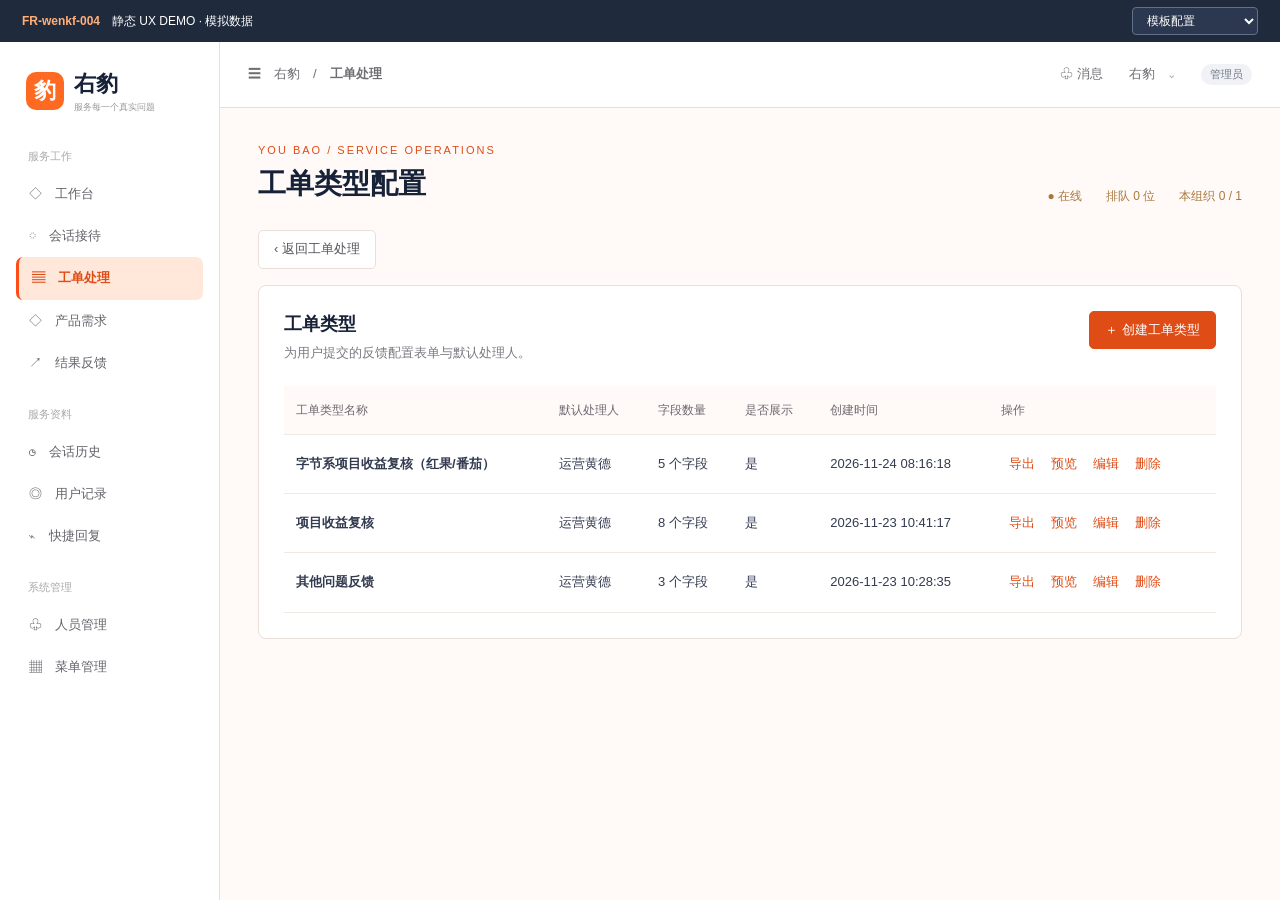
<file: 01-需求档案/FR-wenkf-004-工单模板导出/04-静态Demo/FR-wenkf-004-工单模板导出Demo.html>
<!doctype html>
<html lang="zh-CN">
<head>
<meta charset="utf-8"><meta name="viewport" content="width=device-width,initial-scale=1">
<title>工单类型配置 · 导出用户工单</title>
<style>
:root{--orange:#df4c16;--orange2:#fff0e5;--ink:#172238;--muted:#7c7a82;--line:#eadfd8;--warm:#fffaf7}*{box-sizing:border-box}body{margin:0;background:var(--warm);color:var(--ink);font:13px/1.55 Arial,"Microsoft YaHei",sans-serif}button,input,select{font:inherit}button{cursor:pointer}.demo{height:42px;background:#202a3d;color:#fff;display:flex;align-items:center;gap:12px;padding:0 22px;font-size:12px}.demo strong{color:#ffaf78}.demo select{margin-left:auto;background:#2c3850;color:#fff;border:1px solid #637089;border-radius:4px;padding:5px 10px}.shell{min-height:calc(100vh - 42px);padding-left:220px}.side{position:fixed;left:0;top:42px;bottom:0;width:220px;background:#fff;border-right:1px solid var(--line);padding:25px 16px}.brand{display:flex;align-items:center;gap:10px;font-size:22px;font-weight:700;margin:0 10px 33px}.mark{width:38px;height:38px;border-radius:10px;background:#ff6a23;color:#fff;display:grid;place-items:center;font-size:22px}.brand small{display:block;font-size:9px;color:#999;font-weight:400}.group{color:#aaa;font-size:11px;margin:22px 12px 8px}.nav{display:block;width:100%;border:0;background:transparent;text-align:left;padding:11px 13px;color:#64626a;border-radius:7px}.nav.active{background:#ffe8da;color:var(--orange);font-weight:700;border-left:3px solid #ff4d17}.top{height:66px;background:#fff;border-bottom:1px solid var(--line);display:flex;align-items:center;justify-content:space-between;padding:0 28px;color:#706e73}.workspace{padding:34px 38px;max-width:1500px}.crumb{font-size:11px;color:var(--orange);letter-spacing:2px}.heading{display:flex;justify-content:space-between;align-items:end;margin-bottom:25px}.heading h1{font-size:28px;margin:3px 0 0}.presence{color:#a9773d;font-size:12px}.card{background:#fff;border:1px solid var(--line);border-radius:8px;padding:25px}.card-head{display:flex;justify-content:space-between;align-items:start;margin-bottom:22px}.card h2{font-size:18px;margin:0 0 5px}.sub{color:var(--muted);margin:0}.btn{border:1px solid var(--line);background:#fff;border-radius:5px;padding:8px 15px;color:#57535a}.btn:hover{border-color:#e99a72;color:var(--orange)}.primary{background:var(--orange);border-color:var(--orange);color:#fff}.link{border:0;background:none;color:var(--orange);padding:4px 8px}.back{margin-bottom:16px}.table-wrap{overflow:auto}table{width:100%;border-collapse:collapse;min-width:900px}th,td{text-align:left;padding:15px 12px;border-bottom:1px solid #f0e8e2}th{background:#fffaf7;color:#6e6870;font-size:12px;font-weight:500}td{color:#333b50}td strong{font-weight:600}.tag{display:inline-block;border-radius:12px;padding:2px 9px;background:#f0f2f6;color:#707888;font-size:11px}.tag.active{background:#fff0e4;color:var(--orange)}.empty{padding:70px;text-align:center;color:var(--muted)}.empty b{display:block;color:var(--ink);font-size:16px;margin-bottom:5px}.overlay{position:fixed;inset:0;background:#1d1a1659;display:grid;place-items:center;padding:24px;z-index:3}.modal{width:560px;max-width:100%;max-height:calc(100vh - 48px);overflow:auto;background:#fff;border-radius:10px;box-shadow:0 18px 60px #0003}.modal-head{padding:19px 23px;border-bottom:1px solid #f0e6e0;display:flex;align-items:center;justify-content:space-between}.modal-head h2{font-size:18px;margin:0}.close{border:0;background:none;font-size:25px;color:#8c888b}.modal-body{padding:22px 24px}.target{background:#fff9f4;border:1px solid #f2dfd1;padding:13px 15px;border-radius:6px;margin-bottom:22px}.target b{display:block;color:#6d6870;font-size:11px;margin-bottom:3px}.target strong{font-size:15px}.section{margin:20px 0}.section h3{font-size:13px;margin:0 0 10px}.required{color:var(--orange)}.checks{display:flex;gap:23px}.checks label{display:flex;gap:8px;align-items:center}.checks input{accent-color:var(--orange);width:16px;height:16px}.seg{display:flex;margin-bottom:12px}.seg label{position:relative}.seg input{position:absolute;opacity:0}.seg span{display:block;border:1px solid var(--line);padding:7px 22px}.seg label:first-child span{border-radius:5px 0 0 5px}.seg label:last-child span{border-left:0;border-radius:0 5px 5px 0}.seg input:checked+span{background:var(--orange2);border-color:#eeb798;color:var(--orange);font-weight:600}.dates{display:flex;align-items:end;gap:10px}.dates label{flex:1;color:#6f6b72;font-size:12px}.dates input{display:block;width:100%;margin-top:5px;border:1px solid var(--line);border-radius:5px;padding:9px}.hint{font-size:11px;color:#9a9597;margin-top:9px}.error{color:#c43821;background:#fff2ed;border:1px solid #f3c3b5;padding:10px 12px;border-radius:5px;margin-top:16px}.success{color:#267d46;background:#f0faef;border:1px solid #cfe8ce;padding:13px;border-radius:6px}.success strong{display:block;font-size:15px;margin-bottom:5px}.result{border-top:1px solid #f1e7e0;margin-top:18px;padding-top:18px}.file{font-size:12px;color:#514d55;word-break:break-all;margin:7px 0 14px}.summary{background:#faf8f6;padding:10px;font-size:11px;color:#746f73;line-height:1.8}.modal-foot{padding:16px 24px;border-top:1px solid #f0e6e0;display:flex;justify-content:flex-end;gap:10px}.busy{text-align:center;padding:42px 0;color:#6d6870}.spinner{width:25px;height:25px;border:3px solid #f3d8c8;border-top-color:var(--orange);border-radius:50%;margin:0 auto 14px;animation:spin .8s linear infinite}@keyframes spin{to{transform:rotate(360deg)}}.hidden{display:none!important}@media(max-width:760px){.shell{padding-left:0}.side{display:none}.top{height:54px;padding:0 16px}.workspace{padding:22px 13px}.heading h1{font-size:23px}.presence{display:none}.card{padding:17px}.demo{padding:0 12px}.demo select{max-width:160px}.modal{max-height:calc(100vh - 20px)}.overlay{padding:10px}.dates{display:grid;grid-template-columns:1fr 1fr}.dates span{display:none}}
</style></head>
<body>
<div class="demo"><strong>FR-wenkf-004</strong><span>静态 UX DEMO · 模拟数据</span><select id="scene"><option value="list">模板配置</option><option value="empty">空数据反馈</option><option value="fail">导出失败恢复</option><option value="permission">无权限</option></select></div>
<div class="shell"><aside class="side"><div class="brand"><span class="mark">豹</span><span>右豹<small>服务每一个真实问题</small></span></div><div class="group">服务工作</div><button class="nav">◇　工作台</button><button class="nav">◌　会话接待</button><button class="nav active">▤　工单处理</button><button class="nav">◇　产品需求</button><button class="nav">↗　结果反馈</button><div class="group">服务资料</div><button class="nav">◷　会话历史</button><button class="nav">◎　用户记录</button><button class="nav">⌁　快捷回复</button><div class="group">系统管理</div><button class="nav">♧　人员管理</button><button class="nav">▦　菜单管理</button></aside>
<header class="top"><span>☰　右豹　/　<b>工单处理</b></span><span>♧ 消息　　右豹　⌄　　<span class="tag">管理员</span></span></header>
<main class="workspace"><div class="heading"><div><div class="crumb">YOU BAO / SERVICE OPERATIONS</div><h1>工单类型配置</h1></div><div class="presence">● 在线　　排队 0 位　　本组织 0 / 1</div></div><button class="btn back" id="back">‹ 返回工单处理</button><section class="card"><div class="card-head"><div><h2>工单类型</h2><p class="sub">为用户提交的反馈配置表单与默认处理人。</p></div><button class="btn primary" id="create">＋ 创建工单类型</button></div><div class="table-wrap"><table><thead><tr><th>工单类型名称</th><th>默认处理人</th><th>字段数量</th><th>是否展示</th><th>创建时间</th><th>操作</th></tr></thead><tbody id="rows"></tbody></table></div></section></main></div>
<div id="overlay" class="hidden"></div>
<script>
const templates=[{id:'t1',name:'字节系项目收益复核（红果/番茄）',owner:'运营黄德',fields:['项目名称','收益月份','收益截图','补充说明','联系方式'],history:['原订单号'],created:'2026-11-24 08:16:18'},{id:'t2',name:'项目收益复核',owner:'运营黄德',fields:['项目名称','收益月份','问题描述','收益截图','联系方式','期望处理方式','补充说明','视频说明'],history:[],created:'2026-11-23 10:41:17'},{id:'t3',name:'其他问题反馈',owner:'运营黄德',fields:['问题描述','联系方式','图片'],history:['旧问题分类'],created:'2026-11-23 10:28:35'}];
const tickets=[
{id:'TK202611010001',template:'字节系项目收益复核（红果/番茄）',status:'已完结',owner:'运营黄德',user:'10086',created:'2026-11-01 09:20:00',answers:{项目名称:'红果短剧《春日来信》',收益月份:'2026-10',收益截图:'https://cdn.youbao.demo/media/TK202611010001-income.png\nhttps://cdn.youbao.demo/media/TK202611010001-detail.png',补充说明:'请核对10月结算金额。',联系方式:'13800138000',原订单号:'00123'}},
{id:'TK202611020002',template:'字节系项目收益复核（红果/番茄）',status:'处理中',owner:'运营黄德',user:'10087',created:'2026-11-02 10:05:00',answers:{项目名称:'番茄小说《未完的夏天》',收益月份:'2026-10',收益截图:'https://cdn.youbao.demo/media/TK202611020002.png',补充说明:'',联系方式:'13900139000',原订单号:''}},
{id:'TK202611050003',template:'字节系项目收益复核（红果/番茄）',status:'已完结',owner:'运营黄德',user:'10086',created:'2026-11-05 16:42:00',answers:{项目名称:'红果短剧《海边的风》',收益月份:'2026-10',收益截图:'',补充说明:'已补交材料。',联系方式:'13700137000',原订单号:'A-9'}},
{id:'TK202611030004',template:'项目收益复核',status:'已完结',owner:'运营黄德',user:'10088',created:'2026-11-03 11:16:00',answers:{项目名称:'其他项目',收益月份:'2026-10',问题描述:'收益到账异常',收益截图:'https://cdn.youbao.demo/media/TK202611030004.png',联系方式:'13600136000',期望处理方式:'电话联系',补充说明:'',视频说明:'https://cdn.youbao.demo/media/TK202611030004.mp4'}}];
let selected=null,state='form',dateMode='all',downloaded=null,scene=new URLSearchParams(location.search).get('scene')||'list';
const $=s=>document.querySelector(s), esc=s=>String(s??'').replace(/[&<>"']/g,c=>({'&':'&amp;','<':'&lt;','>':'&gt;','"':'&quot;',"'":'&#39;'}[c]));
function renderRows(){let list=templates;if(scene==='empty')list=[];$('#rows').innerHTML=list.length?list.map(t=>`<tr><td><strong>${esc(t.name)}</strong></td><td>${t.owner}</td><td>${t.fields.length} 个字段</td><td>是</td><td>${t.created}</td><td><button class="link" data-export="${t.id}">导出</button><button class="link" data-preview="${t.id}">预览</button><button class="link" data-edit="${t.id}">编辑</button><button class="link" data-delete="${t.id}">删除</button></td></tr>`).join(''):`<tr><td colspan="6"><div class="empty"><b>还没有工单类型</b>创建后，用户即可在H5选择并提交。</div></td></tr>`;if(scene==='permission'){$('#rows').innerHTML='<tr><td colspan="6"><div class="empty"><b>暂无配置权限</b>仅管理员可配置工单类型。</div></td></tr>'}}
function modal(t){selected=t;state='form';dateMode='all';downloaded=null;$('#overlay').classList.remove('hidden');drawModal()}
function drawModal(){let t=selected;if(!t)return;let body='';if(state==='busy')body='<div class="busy"><div class="spinner"></div>正在生成Excel，请稍候</div>';else if(state==='success')body=`<div class="success"><strong>✓ 导出成功，共 ${downloaded.count} 条</strong>数据快照已生成，下载按钮取得同一份文件。</div><div class="result"><div class="file">${esc(downloaded.name)}</div><div class="summary">模板：${esc(t.name)}<br>状态：${esc(downloaded.status)}　提交日期：${esc(downloaded.date)}<br>列结构：提交用户ID → 工单状态 → 当前负责人 → 提交日期 → 当前字段 → 历史已删除字段</div></div>`;else if(state==='empty')body='<div class="empty"><b>暂无符合条件的工单</b>请调整状态或提交日期后重试。</div>'+formBody(t);else if(state==='fail')body='<div class="error">导出失败，请重试。历史表单数据或附件链接暂时无法完整读取，本次未生成部分文件。</div>'+formBody(t);else body=formBody(t);$('#overlay').innerHTML=`<div class="overlay"><section class="modal" role="dialog" aria-modal="true"><header class="modal-head"><h2>导出用户工单</h2><button class="close" data-close aria-label="关闭">×</button></header><div class="modal-body"><div class="target"><b>工单类型</b><strong>${esc(t.name)}</strong></div>${body}</div><footer class="modal-foot">${state==='success'?'<button class="btn" data-redo>重新导出</button><button class="btn" data-close>关闭</button><button class="btn primary" data-download>下载Excel</button>':state==='busy'?'<button class="btn" disabled>处理中</button>':`<button class="btn" data-close>取消</button><button class="btn primary" data-confirm>${state==='fail'?'重试导出':'确认导出'}</button>`}</footer></section></div>`}
function formBody(t){return `<div class="section"><h3>工单状态 <span class="required">*</span></h3><div class="checks"><label><input type="checkbox" id="processing" checked>处理中</label><label><input type="checkbox" id="done" checked>已完结</label></div><p class="hint">按导出时的当前状态筛选，多个状态取“或”。</p></div><div class="section"><h3>提交日期</h3><div class="seg"><label><input type="radio" name="dm" value="all" ${dateMode==='all'?'checked':''}><span>全部</span></label><label><input type="radio" name="dm" value="custom" ${dateMode==='custom'?'checked':''}><span>自定义区间</span></label></div>${dateMode==='custom'?'<div class="dates"><label>开始日期<input type="date" id="start" value="'+(window.start||'2026-11-01')+'"></label><span>至</span><label>结束日期<input type="date" id="end" value="'+(window.end||'2026-11-03')+'"></label></div>':''}<p class="hint">按北京时间的提交时间判断，起止两天均包含；“全部”不限制历史起点。</p></div><div class="hint">仅导出本组织当前模板的用户提交工单，不受列表分页影响。图片、视频字段以完整附件链接导出，持有链接即可访问。</div>`}
function confirmExport(){let statuses=[];if($('#processing')?.checked)statuses.push('处理中');if($('#done')?.checked)statuses.push('已完结');if(!statuses.length){state='form';drawModal();$('.section .checks').insertAdjacentHTML('afterend','<div class="error">请至少选择一个工单状态</div>');return}if(dateMode==='custom'){window.start=$('#start')?.value||'';window.end=$('#end')?.value||'';if(!start||!end||start>end){state='form';drawModal();$('.dates').insertAdjacentHTML('afterend','<div class="error">请选择有效的起止日期，开始日期不得晚于结束日期。</div>');return}}state='busy';drawModal();setTimeout(()=>{if(scene==='fail'){state='fail';drawModal();return}const rows=tickets.filter(x=>x.template===selected.name&&statuses.includes(x.status)&&(dateMode==='all'||(x.created.slice(0,10)>=start&&x.created.slice(0,10)<=end)));if(!rows.length){state='empty';drawModal();return}const st=statuses.length===2?'全部状态':statuses[0],dr=dateMode==='all'?'全部日期':start.replaceAll('-','')+'-'+end.replaceAll('-','');downloaded={rows,count:rows.length,status:st,date:dateMode==='all'?'全部':start+' 至 '+end,name:`用户工单_${selected.name.replace(/[\\/:*?"<>|]/g,'_')}_${st}_${dr}_20261126143000.xlsx`};state='success';drawModal()},650)}
function crc32(a){let c=~0;for(const b of a){c^=b;for(let k=0;k<8;k++)c=c&1?0xedb88320^(c>>>1):c>>>1}return (~c)>>>0}function u32(n){return new Uint8Array([n&255,n>>>8&255,n>>>16&255,n>>>24&255])}function bytes(s){return new TextEncoder().encode(s)}
function zip(files){let chunks=[],offset=0,central=[];for(const [name,data] of files){let n=bytes(name),d=typeof data==='string'?bytes(data):data,h=new Uint8Array(30+n.length);new DataView(h.buffer).setUint32(0,0x04034b50,true);new DataView(h.buffer).setUint16(8,0,true);new DataView(h.buffer).setUint32(18,d.length,true);new DataView(h.buffer).setUint32(22,d.length,true);new DataView(h.buffer).setUint32(14,crc32(d),true);new DataView(h.buffer).setUint16(26,n.length,true);h.set(n,30);chunks.push(h,d);let c=new Uint8Array(46+n.length);let v=new DataView(c.buffer);v.setUint32(0,0x02014b50,true);v.setUint16(8,20,true);v.setUint32(16,crc32(d),true);v.setUint32(20,d.length,true);v.setUint32(24,d.length,true);v.setUint16(28,n.length,true);v.setUint32(42,offset,true);c.set(n,46);central.push(c);offset+=h.length+d.length}let cd=central.reduce((n,x)=>n+x.length,0),out=[...chunks,...central],e=new Uint8Array(22),v=new DataView(e.buffer);v.setUint32(0,0x06054b50,true);v.setUint16(8,files.length,true);v.setUint16(10,files.length,true);v.setUint32(12,cd,true);v.setUint32(16,offset,true);out.push(e);let total=out.reduce((n,x)=>n+x.length,0),z=new Uint8Array(total),p=0;out.forEach(x=>{z.set(x,p);p+=x.length});return z}
function xlsx(){let t=selected,head=['提交用户ID','工单状态','当前负责人','提交日期',...t.fields,...t.history.map(x=>x+'（历史已删除）')],rows=downloaded.rows.map(r=>[r.user,r.status,r.owner,r.created,...t.fields.map(f=>r.answers[f]||''),...t.history.map(f=>r.answers[f]||'')]);let escx=s=>esc(s).replace(/&amp;/g,'&amp;');let sheet='<worksheet xmlns="http://schemas.openxmlformats.org/spreadsheetml/2006/main"><sheetData>'+[head,...rows].map((row,i)=>'<row r="'+(i+1)+'">'+row.map(v=>'<c t="inlineStr"><is><t xml:space="preserve">'+escx(v)+'</t></is></c>').join('')+'</row>').join('')+'</sheetData></worksheet>';return zip([['[Content_Types].xml','<?xml version="1.0" encoding="UTF-8"?><Types xmlns="http://schemas.openxmlformats.org/package/2006/content-types"><Default Extension="rels" ContentType="application/vnd.openxmlformats-package.relationships+xml"/><Default Extension="xml" ContentType="application/xml"/><Override PartName="/xl/workbook.xml" ContentType="application/vnd.openxmlformats-officedocument.spreadsheetml.sheet.main+xml"/><Override PartName="/xl/worksheets/sheet1.xml" ContentType="application/vnd.openxmlformats-officedocument.spreadsheetml.worksheet+xml"/></Types>'],['_rels/.rels','<?xml version="1.0"?><Relationships xmlns="http://schemas.openxmlformats.org/package/2006/relationships"><Relationship Id="rId1" Type="http://schemas.openxmlformats.org/officeDocument/2006/relationships/officeDocument" Target="xl/workbook.xml"/></Relationships>'],['xl/workbook.xml','<?xml version="1.0"?><workbook xmlns="http://schemas.openxmlformats.org/spreadsheetml/2006/main" xmlns:r="http://schemas.openxmlformats.org/officeDocument/2006/relationships"><sheets><sheet name="用户工单" sheetId="1" r:id="rId1"/></sheets></workbook>'],['xl/_rels/workbook.xml.rels','<?xml version="1.0"?><Relationships xmlns="http://schemas.openxmlformats.org/package/2006/relationships"><Relationship Id="rId1" Type="http://schemas.openxmlformats.org/officeDocument/2006/relationships/worksheet" Target="worksheets/sheet1.xml"/></Relationships>'],['xl/worksheets/sheet1.xml',sheet]])}
function download(){let blob=new Blob([xlsx()],{type:'application/vnd.openxmlformats-officedocument.spreadsheetml.sheet'}),a=document.createElement('a');a.href=URL.createObjectURL(blob);a.download=downloaded.name;a.click();setTimeout(()=>URL.revokeObjectURL(a.href),1000)}
document.addEventListener('click',e=>{let b=e.target.closest('button');if(!b)return;if(b.dataset.export){let t=templates.find(x=>x.id===b.dataset.export);if(scene==='permission'){alert('暂无导出权限');return}modal(t)}if(b.hasAttribute('data-close')){$('#overlay').classList.add('hidden')}if(b.hasAttribute('data-confirm'))confirmExport();if(b.hasAttribute('data-redo')){state='form';drawModal()}if(b.hasAttribute('data-download'))download();if(b.id==='back')alert('已返回工单处理');if(b.id==='create')alert('创建工单类型属于原有能力，本Demo聚焦导出')});document.addEventListener('change',e=>{if(e.target.name==='dm'){if($('#start'))window.start=$('#start').value;if($('#end'))window.end=$('#end').value;dateMode=e.target.value;drawModal()}});$('#scene').value=scene;$('#scene').onchange=e=>{scene=e.target.value;history.replaceState(null,'','?scene='+scene);renderRows()};renderRows();
</script>
<script>
// 本原型的条件草稿与本次生成结果分离保存，重试时沿用条件。
let draft={statuses:['处理中','已完结'],start:'',end:''},generation=0,failOnce=true,notice='';
const initialModal=modal,initialDraw=drawModal,initialForm=formBody;
modal=function(t){draft={statuses:['处理中','已完结'],start:'',end:''};notice='';generation++;initialModal(t)};
function remember(){if($('#processing'))draft.statuses=[$('#processing').checked?'处理中':'', $('#done').checked?'已完结':''].filter(Boolean);if($('#start'))draft.start=$('#start').value;if($('#end'))draft.end=$('#end').value}
formBody=function(t){let html=initialForm(t);html=html.replace('id="processing" checked','id="processing" '+(draft.statuses.includes('处理中')?'checked':''));html=html.replace('id="done" checked','id="done" '+(draft.statuses.includes('已完结')?'checked':''));html=html.replace(/id="start" value="[^"]*"/,'id="start" value="'+draft.start+'"').replace(/id="end" value="[^"]*"/,'id="end" value="'+draft.end+'"');return html};
drawModal=function(){initialDraw();if(state==='busy')$('.close').disabled=true;if(notice&&state!=='busy'&&state!=='success')$('.modal-body').insertAdjacentHTML('beforeend','<div class="error" role="alert">'+esc(notice)+'</div>');if(['form','empty','fail'].includes(state)){const invalid=!draft.statuses.length||(dateMode==='custom'&&(!draft.start||!draft.end||draft.start>draft.end));$('[data-confirm]').disabled=invalid;if(!draft.statuses.length&&!notice)$('.checks').insertAdjacentHTML('afterend','<div class="error">请至少选择一个工单状态</div>');}if(state==='fail')$('.error').textContent='导出失败，请重试。本次未生成文件。';};
confirmExport=function(){if(state==='busy')return;remember();notice='';if(!draft.statuses.length){notice='请至少选择一个工单状态';drawModal();return}if(dateMode==='custom'&&(!draft.start||!draft.end||draft.start>draft.end)){notice='请填写起止日期，开始日期不得晚于结束日期';drawModal();return}const id=++generation,t=selected,mode=dateMode,conditions=structuredClone(draft);state='busy';drawModal();setTimeout(()=>{if(id!==generation||selected!==t)return;if(scene==='fail'&&failOnce){failOnce=false;state='fail';drawModal();return}const rows=tickets.filter(x=>x.templateId===t.id&&x.org==='right'&&x.source==='用户提交'&&conditions.statuses.includes(x.status)&&(mode==='all'||(x.created.slice(0,10)>=conditions.start&&x.created.slice(0,10)<=conditions.end))).sort((a,b)=>a.created.localeCompare(b.created)||a.id.localeCompare(b.id));if(!rows.length){state='empty';drawModal();return}const st=conditions.statuses.length===2?'全部状态':conditions.statuses[0],dr=mode==='all'?'全部日期':conditions.start.replaceAll('-','')+'-'+conditions.end.replaceAll('-',''),stamp=new Date().toLocaleString('sv-SE',{timeZone:'Asia/Shanghai'}).replace(/\D/g,'');downloaded={rows:structuredClone(rows),count:rows.length,status:st,date:mode==='all'?'全部':conditions.start+' 至 '+conditions.end,name:`用户工单_${t.name.replace(/[\\/:*?"<>|]/g,'_')}_${st}_${dr}_${stamp}.xlsx`};state='success';drawModal()},650)};
for(const x of tickets){x.templateId=x.template===templates[0].name?'t1':'t2';x.org='right';x.source='用户提交';}
// 附件URL是明确标识的示例值；无生产媒体服务参与本原型。
const initialRender=renderRows;renderRows=function(){let old=scene;if(scene==='empty')scene='list';initialRender();scene=old;};
const scenes=[['list','模板配置'],['export','导出条件'],['empty','无匹配工单'],['fail','导出失败与重试'],['permission','普通客服无权限'],['loading','列表加载中'],['list-error','列表加载失败'],['no-templates','无模板']];
$('#scene').innerHTML=scenes.map(([v,l])=>`<option value="${v}">${l}</option>`).join('');
function enterScene(s){generation++;scene=scenes.some(x=>x[0]===s)?s:'list';failOnce=true;selected=null;downloaded=null;$('#overlay').classList.add('hidden');$('#scene').value=scene;$('#create').disabled=scene==='permission';renderRows();if(scene==='no-templates')$('#rows').innerHTML='<tr><td colspan="6"><div class="empty"><b>还没有工单类型</b>可通过原创建入口配置工单类型。</div></td></tr>';if(scene==='loading')$('#rows').innerHTML='<tr><td colspan="6"><div class="busy"><div class="spinner"></div>正在加载工单类型…</div></td></tr>';if(scene==='list-error')$('#rows').innerHTML='<tr><td colspan="6"><div class="empty"><b>工单类型加载失败</b><button class="btn" data-list-retry>重试</button></div></td></tr>';if(['export','fail','empty'].includes(scene)){modal(scene==='empty'?templates[2]:templates[0]);}}
$('#scene').onchange=e=>{const p=new URLSearchParams(location.search);p.set('scene',e.target.value);history.replaceState(null,'','?'+p);enterScene(e.target.value)};
document.addEventListener('change',e=>{if(e.target.closest('.modal')){remember();if(e.target.name==='dm')dateMode=e.target.value;notice='';if(state!=='success'&&state!=='busy')state='form';drawModal()}},true);
document.addEventListener('input',e=>{if(e.target.matches('#start,#end')){remember();let b=$('[data-confirm]');if(b)b.disabled=!draft.statuses.length||!draft.start||!draft.end||draft.start>draft.end;}});
document.addEventListener('click',e=>{const b=e.target.closest('button');if(!b)return;if(state==='busy'&&b.closest('.overlay')){e.stopImmediatePropagation();return}if(b.hasAttribute('data-redo')){downloaded=null;notice='';}if(b.dataset.preview||b.dataset.edit||b.dataset.delete||b.classList.contains('nav'))alert('这是原有功能入口，本原型演示工单模板导出。');if(b.hasAttribute('data-list-retry'))enterScene('list');},true);
document.addEventListener('keydown',e=>{if(e.key==='Escape'&&state!=='busy')$('#overlay').classList.add('hidden');if(e.key==='Tab'&&!$('#overlay').classList.contains('hidden')){const items=[...$('.modal').querySelectorAll('button:not(:disabled),input:not(:disabled)')].filter(x=>x.getClientRects().length);if(e.shiftKey&&document.activeElement===items[0]){e.preventDefault();items.at(-1).focus()}else if(!e.shiftKey&&document.activeElement===items.at(-1)){e.preventDefault();items[0].focus()}}});
const originalZip=zip;zip=function(files){for(const f of files){if(f[0]==='xl/worksheets/sheet1.xml')f[1]=f[1].replace('<sheetData>','<sheetViews><sheetView workbookViewId="0"><pane ySplit="1" topLeftCell="A2" activePane="bottomLeft" state="frozen"/></sheetView></sheetViews><cols><col min="1" max="4" width="23" customWidth="1"/><col min="5" max="100" width="32" customWidth="1"/></cols><sheetData>').replaceAll('<c t="inlineStr">','<c s="1" t="inlineStr">');if(f[0]==='[Content_Types].xml')f[1]=f[1].replace('</Types>','<Override PartName="/xl/styles.xml" ContentType="application/vnd.openxmlformats-officedocument.spreadsheetml.styles+xml"/></Types>');if(f[0]==='xl/_rels/workbook.xml.rels')f[1]=f[1].replace('</Relationships>','<Relationship Id="rId2" Type="http://schemas.openxmlformats.org/officeDocument/2006/relationships/styles" Target="styles.xml"/></Relationships>');}files.push(['xl/styles.xml','<styleSheet xmlns="http://schemas.openxmlformats.org/spreadsheetml/2006/main"><fonts count="1"><font><sz val="11"/><name val="Microsoft YaHei"/></font></fonts><fills count="2"><fill><patternFill patternType="none"/></fill><fill><patternFill patternType="gray125"/></fill></fills><borders count="1"><border/></borders><cellStyleXfs count="1"><xf/></cellStyleXfs><cellXfs count="2"><xf/><xf applyAlignment="1"><alignment vertical="top" wrapText="1"/></xf></cellXfs></styleSheet>']);return originalZip(files)};
if(new URLSearchParams(location.search).get('embed')==='1'){document.head.insertAdjacentHTML('beforeend','<style>.demo,.side,.top{display:none}.shell{padding-left:0}.workspace{padding:20px;max-width:none}</style>')}
document.head.insertAdjacentHTML('beforeend','<style>button:disabled{cursor:default;opacity:.5}.modal{display:flex;flex-direction:column;overflow:hidden}.modal-body{overflow:auto}.modal-head,.modal-foot{flex-shrink:0}</style>');
enterScene(scene);
</script></body></html>
</file>
<file: portal/delivery.css>
:root{--blue:#4361ee;--blue-dark:#3046bb;--ink:#15243b;--sub:#7b8aa1;--line:#e5ebf5;--pale:#f4f7fc;--green:#159267;--orange:#c78114;--sidebar:240px;--header:64px}*{box-sizing:border-box}body{margin:0;color:var(--ink);background:linear-gradient(125deg,#edf0ff 0%,#f0f5fa 50%,#eaf7fe 100%);font:14px/1.6 "Microsoft YaHei","PingFang SC",Arial,sans-serif}button,input,select{font:inherit}button,a,select{-webkit-tap-highlight-color:transparent}button{cursor:pointer;border:1px solid #dfe6f2;border-radius:7px;background:white;color:var(--ink);padding:8px 13px}button:hover{border-color:#b5c7ff;background:#f5f8ff}button:disabled{opacity:.4;cursor:not-allowed}a{text-decoration:none;color:var(--blue)}button:focus-visible,a:focus-visible,input:focus-visible,select:focus-visible,summary:focus-visible{outline:3px solid #a5b6ff;outline-offset:3px}[hidden]{display:none!important}.delivery-sidebar{width:var(--sidebar);position:fixed;inset:0 auto 0 0;background:#f2f5fdf2;border-right:1px solid #d7e0f0;z-index:5;display:flex;flex-direction:column}.delivery-brand{display:flex;align-items:center;gap:11px;padding:17px 20px;height:var(--header);border-bottom:1px solid #d7e0f0;color:var(--ink);background:#e7edff}.delivery-brand>span{width:33px;height:33px;border-radius:9px;background:linear-gradient(135deg,#3b6cff,#7252ed);color:white;font-weight:600;display:grid;place-items:center;font-size:20px}.delivery-brand b{font-size:15px}.delivery-brand small{display:block;font-size:8px;letter-spacing:1.5px;color:#7f8dab}.sidebar-content{padding:15px 10px;overflow-y:auto;flex:1}.overview-link{display:flex;gap:10px;align-items:center;padding:11px 14px;color:#41506c;font-size:13px;border-radius:7px;border-left:3px solid transparent}.overview-link.active{background:#dee7ff;color:#3155db;border-left-color:#4866ff;font-weight:600}.nav-heading{margin:28px 14px 14px;color:#8995aa;font-size:9px;font-weight:600;letter-spacing:1.7px}.nav-group{margin-bottom:13px}.nav-group summary{cursor:pointer;list-style:none;font-size:11px;color:#8591a8;padding:8px 12px;display:flex;align-items:center;gap:8px}.nav-group summary::before{content:'›';font-size:16px;transform:rotate(90deg)}.nav-group:not([open]) summary::before{transform:none}.nav-group summary .count{margin-left:auto;background:#e5ebf7;border-radius:5px;min-width:21px;text-align:center;font-size:10px}.req-link{display:block;padding:10px 13px 11px 21px;color:#455776;border-left:3px solid transparent;border-radius:7px;margin:3px 0;font-size:12px}.req-link small{display:block;font-size:9px;color:#8c9bb2;margin-top:4px}.req-link:hover{background:#e8eefb}.req-link.active{background:#dfe8ff;border-left-color:#4866ff;color:#3459df;font-weight:600}.nav-empty{font-size:11px;color:#9aa5b7;padding:6px 23px 10px}.sidebar-footer{padding:18px 20px;border-top:1px solid #dbe3f0;font-size:11px;color:#657b99}.sidebar-footer small{display:block;color:#95a0b4;font-size:10px;margin-top:5px}.live-dot{display:inline-block;width:6px;height:6px;background:#46ad92;border-radius:50%;margin-right:6px}.delivery-topbar{height:var(--header);position:fixed;top:0;left:var(--sidebar);right:0;border-bottom:1px solid #d6deed;background:#edf3ffcf;backdrop-filter:blur(15px);display:flex;align-items:center;justify-content:space-between;padding:0 27px;z-index:4;gap:20px}.workspace{display:flex;align-items:center;gap:12px;font-size:12px;color:#7e8da6}.workspace b{color:#254b93;font-size:14px}.workspace-icon{color:var(--blue);font-size:20px}.divider{height:14px;border-left:1px solid #c9d4e7;margin:0 3px}.topbar-right{display:flex;align-items:center;gap:15px;font-size:11px;color:#8594aa}.local-badge{font-size:10px;padding:3px 9px;background:#ffffffb0;border:1px solid #dce5f5;border-radius:20px;color:#7385a0}#delivery-main{margin-left:var(--sidebar);padding:calc(var(--header) + 28px) 28px 28px;min-height:100vh}.eyebrow{font-size:9px;color:#8496b7;font-weight:600;letter-spacing:1.7px}.overview-heading{display:flex;align-items:center;justify-content:space-between;gap:20px;margin-bottom:24px}.overview-heading h1{font-size:26px;margin:6px 0;color:#1d3153;letter-spacing:-.7px}.overview-heading p{margin:0;color:#8493aa;font-size:12px}.overview-date{font-size:11px;color:#8a9cb4}.summary-cards{display:grid;grid-template-columns:repeat(4,1fr);gap:15px;margin-bottom:22px}.summary-card{border:1px solid #ffffffb5;border-radius:12px;padding:19px 22px;background:#ffffffbb;box-shadow:0 5px 20px #26366303}.summary-card .label{font-size:11px;color:#8090a9}.summary-card .value{display:flex;align-items:baseline;gap:9px;margin-top:9px;font-size:29px;font-weight:600;line-height:1.2;letter-spacing:-1px}.summary-card .value small{font-size:10px;font-weight:400;color:#95a2b8;letter-spacing:0}.summary-card:first-child{background:#f5f7ff;border-color:#d8e1ff}.summary-card:first-child .value{color:#4761da}.overview-toolbar{display:flex;justify-content:space-between;gap:15px;align-items:center;margin-bottom:16px}.filters{display:flex;gap:5px;flex-wrap:wrap}.filters button{font-size:11px;padding:6px 12px;border-color:transparent;background:transparent;color:#7183a2}.filters button.active{background:white;border-color:#dbe4f5;color:#3e60d8;box-shadow:0 2px 4px #33447706}.search-box{position:relative}.search-box span{position:absolute;left:12px;top:8px;font-size:14px;color:#96a7bf}.search-box input{border:1px solid #dce5f4;border-radius:7px;background:#ffffffba;padding:8px 12px 8px 32px;font-size:11px;width:240px;color:#344760}.search-box input::placeholder{color:#9ca9bb}.group-card{background:#ffffffdc;border:1px solid #fff;border-radius:12px;margin-bottom:18px;box-shadow:0 8px 26px #314b7510;overflow:hidden}.group-card-head{display:flex;align-items:center;gap:10px;padding:17px 21px;border-bottom:1px solid var(--line)}.group-card-head h2{font-size:14px;margin:0}.group-card-head p{font-size:11px;color:#8b9ab1;margin:4px 0 0}.group-count{padding:2px 8px;border:1px solid #e6eaf4;border-radius:5px;font-size:10px;color:#7d8ba2;background:#f8faff}.status-dot{width:7px;height:7px;border-radius:50%;background:#788eed;flex-shrink:0}.status-dot.start{background:#e7b04c}.status-dot.develop{background:#7c81dd}.status-dot.live{background:#42b18d}.status-dot.abandoned{background:#a5afc0}.table-scroll{overflow:auto;padding:0 20px 13px}table{width:100%;border-collapse:collapse;white-space:nowrap;font-size:12px}th{padding:15px 12px 11px;text-align:left;font-size:10px;font-weight:500;color:#8c9bb1;background:#fafcff}td{padding:18px 12px;border-top:1px solid #e8edf6;color:#52637f}.requirement-name{font-weight:600;color:#243855}.requirement-desc{font-size:10px;color:#93a0b3;margin-top:4px;white-space:normal;max-width:460px}.id-label{font-size:11px;color:#647898}.client-chip{display:inline-flex;border:1px solid #e0e7f4;border-radius:4px;font-size:10px;padding:2px 7px;background:#f8faff;color:#6a7e9d}.view-demo{border:0;background:transparent;color:#4266e8;font-size:11px;padding:5px}.view-demo:hover{background:#edf2ff}.status-select{border:1px solid transparent;border-radius:20px;background:#eef1ff;color:#6272d7;padding:4px 20px 4px 8px;font-size:10px;cursor:pointer}.status-select.start{background:#fff7e5;color:#bb851c}.status-select.develop{background:#f1edff;color:#8260c9}.status-select.live{background:#eaf9f1;color:#168a60}.status-select.abandoned{background:#eff2f7;color:#8c96a7}.group-empty{display:flex;justify-content:center;align-items:center;gap:10px;padding:22px;color:#a1aec0;font-size:11px}.overview-foot{font-size:10px;color:#94a2b6;text-align:center;margin-top:23px}.breadcrumb{font-size:10px;color:#8a9bb6;margin-bottom:7px}.breadcrumb a{color:#889bb8}.breadcrumb span{padding:0 7px;color:#bec9d9}.req-header{display:flex;justify-content:space-between;gap:20px;align-items:flex-start}.req-heading h1{display:flex;align-items:center;gap:10px;flex-wrap:wrap;font-size:21px;line-height:1.5;margin:0 0 5px;color:#1b3153;letter-spacing:-.4px}.req-heading p{font-size:11px;color:#7a8fac;margin:0}.version{font-size:9px;letter-spacing:0;background:#edeaff;color:#8265cc;border-radius:4px;padding:3px 7px;font-weight:500}.header-actions{display:flex;gap:8px;flex-shrink:0;margin-top:2px}.header-actions button{font-size:11px;color:#5d7291;padding:7px 11px;background:#ffffffb0}.header-actions .rules-button{color:#426be3;border-color:#bfd1fd;background:#f5f9ff}.client-tabs{display:flex;gap:7px;margin:19px 0 17px;border-bottom:1px solid #dce4f0;padding-bottom:12px}.client-tab{border:1px solid #e4eaf4;background:#fff;font-size:12px;color:#617491;padding:7px 16px;border-radius:6px}.client-tab.active{background:#edf4ff;color:#4268df;border-color:#b9d0ff}.client-tab.flow{margin-left:6px}.client-tab .tab-icon{margin-right:6px;color:#91a4bf}.client-tab.active .tab-icon{color:#5477e3}.viewer-shell{border:1px solid #e3eaf5;border-radius:12px;overflow:hidden;background:#fff;display:grid;grid-template-columns:210px minmax(0,1fr);height:calc(100vh - 245px);min-height:600px}.scene-sidebar{background:#f8faff;border-right:1px solid #e6edf6;overflow-y:auto;padding:15px 11px}.scene-category{font-size:9px;color:#9aa8bc;letter-spacing:1.2px;padding:7px 10px 8px}.scene-button{width:100%;text-align:left;border:1px solid transparent;background:transparent;border-radius:7px;padding:11px 12px;display:block;margin-bottom:4px;color:#49607f;font-size:12px}.scene-button small{display:block;color:#92a2b9;font-size:10px;margin-top:5px;line-height:1.6}.scene-button:hover{background:#edf2fc;border-color:transparent}.scene-button.active{border-color:#bdcfff;color:#4264da;background:white;box-shadow:0 3px 10px #34558b07}.scene-button.active small{color:#8598ba}.scene-count{font-size:10px;color:#9aabc2;padding:9px 11px 18px;border-bottom:1px solid #e4eaf5;margin-bottom:9px}.viewer{display:flex;flex-direction:column;min-width:0;background:#f0f3f8}.viewer-toolbar{display:flex;justify-content:space-between;align-items:center;padding:12px 18px;border-bottom:1px solid #e4ebf5;background:#fff;gap:15px;min-height:66px}.viewer-title{font-size:12px;font-weight:600;color:#2b4264}.viewer-desc{font-size:10px;color:#8d9bb2;margin-top:3px}.viewer-controls{display:flex;gap:7px;align-items:center}.viewer-controls button,.viewer-controls a{padding:5px 9px;border:1px solid #e2e9f4;background:white;border-radius:5px;color:#7287a6;font-size:10px;white-space:nowrap}.viewer-controls a:hover{color:var(--blue);border-color:#bccdf9}.viewer-frame{width:100%;flex:1;border:0;min-height:0;background:#fff9f5}.mobile-stage{flex:1;overflow:auto;padding:25px;display:grid;place-items:center}.mobile-stage iframe{width:390px;height:790px;max-width:100%;border:7px solid #243044;border-radius:32px;box-shadow:0 18px 40px #17233d25;background:white;flex:none}.scene-footer{padding:18px 10px 9px;font-size:10px;color:#97a6bb}.scene-footer b{font-size:10px;font-weight:500;color:#ad8e50;background:#fff8e8;border-radius:4px;padding:3px 7px;display:inline-block;margin-bottom:8px}.scene-footer button{font-size:10px;padding:5px 9px;color:#6d80a2;margin-top:5px}.flow-shell{background:white;border:1px solid #e4eaf5;border-radius:10px;overflow:hidden}.flow-toolbar{display:flex;align-items:center;justify-content:space-between;gap:15px;padding:17px 21px;border-bottom:1px solid var(--line)}.flow-toolbar h2{font-size:14px;margin:0}.flow-toolbar p{font-size:10px;color:#8b9db7;margin:4px 0 0}.flow-controls{display:flex;gap:6px;align-items:center;flex-shrink:0}.flow-controls button{font-size:12px;padding:4px 11px}.flow-controls span{font-size:10px;color:#7b8eaa;min-width:36px;text-align:center}.flow-legend{display:flex;gap:18px;flex-wrap:wrap;font-size:10px;color:#8b9bb4;padding:12px 22px}.legend-box{display:inline-block;width:10px;height:10px;border:1px solid;border-radius:2px;margin-right:5px;vertical-align:middle}.legend-box.action{border-color:#6284ff;background:#f1f5ff}.legend-box.system{border-color:#47b583;background:#effbf5}.legend-box.decision{border-color:#e4aa4b;background:#fffaec}.legend-box.block{border-color:#ee8d91;background:#fff3f3}.flow-scroll{height:calc(100vh - 380px);min-height:500px;overflow:auto;background:#fff;position:relative}.flow-svg-wrap{width:1100px;transform-origin:top center;margin:0 auto}.flow-svg{display:block;width:1100px;height:1370px}.flow-svg text{font-family:"Microsoft YaHei",sans-serif;fill:#344b68;font-size:12px;text-anchor:middle}.flow-svg .subtext{fill:#8a9bb0;font-size:10px}.flow-svg .edge{fill:none;stroke:#a0aec3;stroke-width:1.3;marker-end:url(#arrow)}.flow-svg .negative{stroke:#e08b94;marker-end:url(#red-arrow)}.flow-svg .edge-label{font-size:10px;fill:#8999af}.flow-svg .action{fill:#f2f6ff;stroke:#6a89ff}.flow-svg .system{fill:#f1fbf6;stroke:#57b88b}.flow-svg .decision{fill:#fffbef;stroke:#e7ac50}.flow-svg .blocked{fill:#fff4f4;stroke:#ec939b}.flow-svg .neutral{fill:#f6f8fc;stroke:#aab9ce}.flow-notes{border-top:1px solid var(--line);padding:17px 22px;background:#fbfdff;font-size:11px;color:#7d8ea6;line-height:1.9}.flow-notes b{color:#546e92}.flow-notes ul{padding-left:18px;margin:7px 0 0}.delivery-toast{position:fixed;top:80px;left:calc(50% + 100px);transform:translateX(-50%);background:#273c5e;color:white;padding:10px 17px;border-radius:7px;font-size:11px;z-index:50;box-shadow:0 7px 18px #26345020}dialog{border:1px solid #dae4f5;border-radius:13px;width:530px;max-width:90vw;padding:25px;color:var(--ink)}dialog::backdrop{background:#263c612d;backdrop-filter:blur(2px)}.dialog-title{display:flex;justify-content:space-between;align-items:center;margin-bottom:20px}.dialog-title h2{font-size:20px;margin:4px 0}.icon-button{font-size:23px;padding:0 8px;border:0;color:#8a9ab3}.no-results{text-align:center;padding:70px;color:#8d9eb8}.full-view .delivery-sidebar,.full-view .delivery-topbar,.full-view .breadcrumb,.full-view .req-header,.full-view .client-tabs{display:none}.full-view #delivery-main{margin:0;padding:12px}.full-view .viewer-shell{height:calc(100vh - 24px)}.full-view .flow-scroll{height:calc(100vh - 230px)}@media(min-width:2100px){.viewer-shell{grid-template-columns:228px minmax(0,1fr)}.summary-card{padding:23px 25px}}@media(max-width:1400px){:root{--sidebar:220px}#delivery-main{padding-left:22px;padding-right:22px}.viewer-shell{grid-template-columns:185px minmax(0,1fr)}.req-heading h1{font-size:18px}.viewer-controls .standalone-label{display:none}.summary-card{padding:18px}.overview-toolbar{align-items:flex-start}.req-heading p{max-width:650px}}@media(max-width:1000px){:root{--sidebar:190px}.delivery-brand{padding:15px}.delivery-brand b{font-size:13px}.summary-cards{grid-template-columns:repeat(2,1fr)}.req-header{flex-wrap:wrap;gap:10px}.viewer-shell{grid-template-columns:160px minmax(0,1fr)}.scene-button{padding:10px}.scene-button small{font-size:9px}.header-actions button{padding:5px 9px}.overview-toolbar{flex-direction:column}.flow-svg-wrap{margin:0}.topbar-right{display:none}}@media(max-width:700px){:root{--sidebar:0px}.delivery-sidebar{display:none}.delivery-topbar{padding:0 15px}.workspace{gap:8px}.workspace>span:last-child{font-size:10px}#delivery-main{padding:85px 13px 15px}.overview-heading{align-items:flex-start}.overview-date{display:none}.overview-heading h1{font-size:23px}.viewer-shell{display:flex;flex-direction:column;height:calc(100vh - 280px)}.scene-sidebar{max-height:160px;flex-shrink:0;border-right:0;border-bottom:1px solid var(--line)}.scene-count,.scene-footer,.scene-category{display:none}.scene-button{display:inline-block;width:150px;vertical-align:top}.viewer{flex:1;min-height:360px}.scene-sidebar nav{display:flex;overflow:auto}.viewer-desc{max-width:220px}.viewer-toolbar{padding:10px}.req-heading h1{font-size:17px}.client-tab{padding:6px 12px}.delivery-toast{left:50%;max-width:90vw}.flow-toolbar{align-items:flex-start}.flow-controls{gap:3px}.flow-legend{gap:10px}.flow-scroll{min-height:400px}.full-view .viewer-shell{min-height:0}}

body:has(.rules-drawer[open]){overflow:hidden}
.rules-drawer{position:fixed;inset:0 0 0 auto;margin:0;width:540px;max-width:100vw;height:100dvh;max-height:100dvh;border:0;border-left:1px solid #dce5f4;border-radius:0;padding:0;box-shadow:-16px 0 60px #243b6020;overflow:hidden}
.rules-drawer[open]{display:flex;flex-direction:column;animation:rules-enter .2s ease-out}
.rules-drawer::backdrop{background:#1c2f4c40;backdrop-filter:blur(1px)}
.rules-heading{display:flex;justify-content:space-between;align-items:center;padding:27px 28px 10px;flex-shrink:0}
.rules-heading h2{font-size:22px;margin:5px 0 0}.rules-heading .icon-button{width:34px;height:34px;border-radius:6px}
.rules-requirement{margin:0;padding:0 28px 20px;color:#7a8da7;font-size:12px;line-height:1.8;flex-shrink:0}
.rules-tabs{display:flex;gap:24px;padding:0 28px;border-bottom:1px solid var(--line);overflow-x:auto;flex-shrink:0;background:#fbfcff}
.rules-tab{border:0;border-radius:0;padding:13px 0 11px;border-bottom:3px solid transparent;color:#7a8da7;font-size:13px;background:transparent;white-space:nowrap}
.rules-tab.active{border-bottom-color:var(--blue);color:var(--blue);font-weight:600}.rules-tab:hover{background:transparent}
.rules-content{overflow-y:auto;flex:1;padding:8px 28px 28px;overscroll-behavior:contain}
.rule-section{padding:20px 0 19px;border-bottom:1px solid var(--line)}.rule-section:last-child{border-bottom:0}
.rule-section h3{display:flex;gap:10px;align-items:center;margin:0 0 11px;font-size:14px;color:#2d4362}.rule-section h3 span{font-size:10px;color:#7085c5;background:#eef2ff;border-radius:5px;padding:2px 6px;font-weight:500}
.rule-section ul{margin:0;padding-left:19px;color:#5b6e88;font-size:13px;line-height:1.9}.rule-section li+li{margin-top:7px}.rule-section li::marker{color:#acbad1}
.rules-empty{color:#8a9bb0;padding:24px 0;font-size:13px}
@keyframes rules-enter{from{transform:translateX(35px);opacity:.5}to{transform:translateX(0);opacity:1}}
@media(prefers-reduced-motion:reduce){.rules-drawer[open]{animation:none}}
@media(max-width:600px){.rules-drawer{width:100%}.rules-heading{padding:22px 20px 10px}.rules-requirement{padding:0 20px 18px}.rules-tabs{padding:0 20px}.rules-content{padding:5px 20px 22px}}
</file>
<file: 01-需求档案/FR-wenkf-001-客服详细数据/04-静态Demo/style.css>
:root{--bg:#fff9f5;--surface:#fff;--soft:#fffaf7;--border:#f0d9cc;--line:#f3e5dc;--ink:#111b32;--sub:#6c7486;--orange:#ff571f;--orange-dark:#b83b10;--orange-soft:#ffeadc;--green:#21815f;--red:#d64230}
/* Keep key identity and actions visible when the data table scrolls. */
.table-wrap table:not(.daily) th:first-child,.table-wrap table:not(.daily) td:first-child,.daily th:first-child,.daily td:first-child{position:sticky;left:0;z-index:1;background:#fff}
.table-wrap table:not(.daily) th:last-child,.table-wrap table:not(.daily) td:last-child{position:sticky;right:0;z-index:1;background:#fff}
.table-wrap table:not(.daily) th:first-child,.table-wrap .daily th:first-child,.table-wrap table:not(.daily) th:last-child{background:#fff8f3}
*{box-sizing:border-box}body{margin:0;background:var(--bg);color:var(--ink);font:14px/1.6 "Microsoft YaHei","PingFang SC",Arial,sans-serif}button,input,select{font:inherit}button{cursor:pointer;border:1px solid var(--border);border-radius:7px;background:white;padding:7px 15px;color:var(--ink);transition:background .15s,border-color .15s}button:hover:not(:disabled){border-color:#ffa271;background:#fff6ee}button:disabled{cursor:not-allowed;opacity:.48}button:focus-visible,input:focus-visible,select:focus-visible,summary:focus-visible{outline:3px solid #ffb38f;outline-offset:3px}input,select{background:white;border:1px solid var(--border);border-radius:6px;padding:8px 11px;color:var(--ink)}input::placeholder{color:#9aa1af}a{color:var(--orange-dark)}[hidden]{display:none!important}.sidebar{width:222px;position:fixed;inset:0 auto 0 0;background:#fff;border-right:1px solid var(--border);z-index:10;padding:28px 17px 86px;overflow:auto}.brand{display:flex;align-items:center;gap:12px;margin:0 10px 28px}.brand-mark{height:45px;width:45px;background:linear-gradient(135deg,#ff501d,#ff922f);display:grid;place-items:center;color:white;font-size:28px;font-weight:bold;border-radius:12px;box-shadow:0 6px 17px #ff702528}.brand strong{font-size:25px;letter-spacing:3px}.brand small{display:block;font-size:9px;color:var(--sub);letter-spacing:1px}.nav-group{font-size:10px;letter-spacing:1px;color:#74798b;margin:25px 12px 9px}.nav-item{display:flex;gap:13px;align-items:center;width:100%;border:0;border-left:3px solid transparent;border-radius:7px;margin:3px 0;padding:10px 11px;text-align:left;color:#706863;background:transparent;font-size:13px}.nav-item .nav-icon{width:20px;text-align:center;font-size:19px;line-height:1}.nav-item.active{border-left-color:var(--orange);background:var(--orange-soft);color:#ad360b;font-weight:600}.side-foot{position:fixed;bottom:0;left:17px;width:187px;background:white;border-top:1px solid var(--border);padding:15px 8px;font-size:10px;color:var(--sub)}.side-foot small{display:block;font-size:8px;letter-spacing:1px;margin-top:6px}.topbar{height:76px;margin-left:222px;border-bottom:1px solid var(--border);background:#fffcf9;display:flex;align-items:center;justify-content:space-between;padding:0 30px;gap:20px}.crumb,.top-actions{display:flex;align-items:center;gap:14px;white-space:nowrap}.crumb{font-size:12px}.crumb i{font-style:normal;color:#ceac98;padding:0 4px}.icon-btn{border:0;background:transparent;padding:4px 8px;font-size:19px}.text{padding:0;border:0;background:transparent;color:var(--orange-dark);font-size:12px}.text:hover:not(:disabled){background:transparent;color:var(--orange)}.quiet{color:#776b64}.top-actions{font-size:12px;gap:10px}.top-actions button{font-size:11px;padding:6px 10px}.top-actions .text{border:0}.org{width:170px;border:1px solid var(--border);border-radius:7px;padding:5px 12px;color:#745b4b}.org span{float:right;color:#a2a5af}.account{text-align:right;margin:0 3px}.account b{font-size:12px}.account small{display:block;font-size:9px;color:#8d7c70}.shell{max-width:1770px;margin:0 auto;padding:30px 30px 90px}.page-heading{display:flex;justify-content:space-between;align-items:center;gap:20px;margin-bottom:25px}.eyebrow{color:#c64a1a;font-size:9px;font-weight:bold;letter-spacing:1.8px;margin-bottom:6px}.page-heading h1{font-size:26px;margin:0;font-weight:700;letter-spacing:-.7px}.availability{display:flex;gap:10px;align-items:center;font-size:11px;color:#956849;flex-wrap:wrap}.pill{border-radius:30px;padding:5px 9px;border:1px solid #d9dce3;color:#687185;background:#f4f5f7;white-space:nowrap;font-size:11px;display:inline-flex;align-items:center;gap:5px}.pill.orange{color:#ad471c;background:#fff2e5;border-color:#ffbd98}.pill.green{color:#217453;background:#eff9f3;border-color:#bce2d0}.pill.gold{color:#986516;background:#fff8e7;border-color:#ebd08b}.dot{display:inline-block;width:6px;height:6px;background:currentColor;border-radius:50%}.dot.green{background:#28966b}.queue{background:#fff0df;color:#aa5c2b;border-radius:5px;padding:5px 7px}.panel{background:#fff;border:1px solid var(--border);border-radius:12px;padding:24px;margin-bottom:20px}.panel-header{display:flex;justify-content:space-between;align-items:center;gap:18px;margin-bottom:20px}.panel-header h2,h2{font-size:16px;margin:0}.panel-header p{font-size:11px;margin:5px 0 0;color:var(--sub)}.muted{color:var(--sub);font-size:12px}.stat-tabs{display:grid;grid-template-columns:repeat(5,1fr);gap:12px;margin-bottom:22px}.stat-tab{padding:14px 16px;border:1px solid var(--border);border-radius:10px;background:var(--soft);display:flex;justify-content:space-between;align-items:center;text-align:left;font-size:12px}.stat-tab b{font-size:26px;font-variant-numeric:tabular-nums}.stat-tab.selected{border-color:#ff9f64;box-shadow:inset 0 0 0 1px #ffc49e}.search-row{display:flex;justify-content:space-between;align-items:center;gap:20px;margin-bottom:16px}.search-row input{width:300px;font-size:12px;padding:6px 10px}.update{font-size:10px;color:var(--sub)}.table-wrap{overflow-x:auto;max-width:100%}table{border-collapse:collapse;width:100%;font-size:12px;white-space:nowrap}th{font-weight:400;color:#786a61;background:#fff8f3;text-align:left;font-size:11px;padding:16px 12px;border-bottom:1px solid var(--line)}td{border-bottom:1px solid var(--line);padding:18px 12px;height:91px;color:#36465d;font-variant-numeric:tabular-nums}tbody tr:last-child td{border-bottom:0}tbody tr:hover{background:#fffaf6}td.name{min-width:145px}td.name b{font-size:12px}td small{display:block;font-size:10px;color:#727c90;margin-top:4px}.capacity-num{font-size:17px;font-weight:600}.num{text-align:right}.accent{color:var(--orange-dark)}.good{color:var(--green)}.bad{color:var(--red)}.zero{color:#9097a5}.row-actions{display:flex;gap:14px;align-items:center}.op-cell{min-width:168px}.read-only{font-size:11px;color:#8b90a0}.info-icon{display:inline-grid;place-items:center;width:15px;height:15px;font-size:10px;color:#7a7f8c;border:1px solid #b6bbc3;border-radius:50%;padding:0;background:transparent;margin-left:3px}.back{margin-bottom:13px;display:inline-block;font-size:12px}.detail-heading{margin-bottom:20px}.detail-heading p{font-size:12px;color:var(--sub);margin:5px 0 0}.identity-panel{display:flex;align-items:center;justify-content:space-between;gap:25px;padding:24px 28px}.identity{display:flex;gap:15px;align-items:center}.avatar{height:53px;width:53px;display:grid;place-items:center;background:#fff0e4;border:1px solid #ffcfad;color:#ac411a;border-radius:12px;font-size:24px;font-weight:600}.identity h2{font-size:19px;margin-bottom:3px}.identity p{margin:0;font-size:12px;color:var(--sub)}.id-sep{color:#d8c5b9;padding:0 10px}.alltime{border-left:1px solid var(--line);padding-left:30px;min-width:240px}.alltime label{font-size:12px;color:#6f645b}.alltime b{font-size:32px;line-height:1.25;display:inline-block;margin:0 8px 4px 0;letter-spacing:-1px}.alltime .caption{font-size:10px;color:#7b8190}.alltime .countline{margin-top:4px}.toolbar{display:flex;justify-content:space-between;gap:20px;flex-wrap:wrap;align-items:center}.segmented{display:flex;gap:5px;flex-wrap:wrap}.segmented button{border-color:transparent;color:#776c65;font-size:12px;padding:7px 15px}.segmented button.active{color:#b1390d;border-color:#ffb68d;background:#fff0e4;font-weight:600}.buttons{display:flex;gap:9px}.primary{background:var(--orange);border-color:var(--orange);color:#fff}.primary:hover:not(:disabled){background:#e64d18;border-color:#e64d18}.range-meta{display:flex;align-items:center;justify-content:space-between;gap:12px;margin-top:17px;font-size:11px;color:#70798a;flex-wrap:wrap}.range-meta strong{font-weight:400;color:#645a52}.custom-box{margin-top:17px;padding:16px;background:#fffaf6;border:1px solid var(--line);border-radius:8px}.date-inputs{display:flex;align-items:center;gap:10px;flex-wrap:wrap}.date-inputs input{font-size:12px}.date-inputs button{font-size:12px}.form-error{color:var(--red);font-size:12px;min-height:20px;margin-top:8px}.hint{font-size:11px;color:#777d88;margin:9px 0 0}.pending{font-size:11px;color:#a35320;margin-top:8px}.summary-panel{padding:23px 25px}.section-head{display:flex;justify-content:space-between;align-items:center;margin-bottom:20px;gap:15px}.section-head h2{font-size:16px}.section-head .sub{font-size:11px;font-weight:400;color:var(--sub);margin-left:10px}.metrics{display:grid;grid-template-columns:1fr 1.65fr 1.65fr;gap:15px}.metric-group{border:1px solid var(--border);border-radius:9px;background:var(--soft);padding:17px 19px}.metric-group-label{font-size:10px;color:#897667;margin-bottom:14px}.metric-label{font-size:12px;color:#686c77}.metric-number{font-size:29px;line-height:1.4;font-weight:650;letter-spacing:-.7px;font-variant-numeric:tabular-nums}.metric-number small{font-size:11px;font-weight:400;color:#858b97;letter-spacing:0;margin-left:6px}.evaluation-top{display:flex;justify-content:space-between;align-items:center;margin-bottom:10px}.evaluation-bottom{display:flex;gap:15px;border-top:1px solid var(--line);padding-top:10px}.evaluation-bottom>div{flex:1}.mini-num{font-size:19px;margin-top:4px;font-weight:600}.ticket-metrics{display:grid;grid-template-columns:repeat(3,1fr);gap:13px}.ticket-metrics .metric-label{font-size:11px}.ticket-metrics .metric-number{font-size:27px;margin-top:10px}.ticket-foot{font-size:10px;color:#867769;margin-top:13px}.notice{display:flex;gap:9px;font-size:11px;color:#806d5f;background:#fff8ee;border:1px solid #f4e3ca;border-radius:7px;padding:11px 14px;margin-top:17px}.notice .symbol{color:#a26e2d}.rules{margin-top:11px;font-size:11px;color:#72798a}.rules summary{cursor:pointer;color:#805b43;width:max-content}.rules ul{padding-left:19px;line-height:1.9}.daily td{height:49px;padding:12px 13px}.daily th{padding:13px;font-size:11px}.daily td:first-child{color:#4f5869}.pagination{display:flex;justify-content:space-between;align-items:center;font-size:11px;color:var(--sub);margin-top:19px;gap:15px}.page-buttons{display:flex;align-items:center;gap:8px}.page-buttons button{padding:4px 10px;font-size:12px}.page-buttons .current{background:#fff0e4;border-color:#ffba90;color:#a63d16}.footer-note{text-align:center;font-size:10px;color:#9296a1;margin-top:25px;letter-spacing:.5px}.result-note{font-size:12px;color:#795c45;padding:12px 0}.error-box{padding:52px 20px;text-align:center;color:#7c6a60}.error-symbol{width:45px;height:45px;border:1px solid #efc5aa;background:#fff4e9;border-radius:50%;display:grid;place-items:center;margin:0 auto 15px;font-size:23px;color:#bb6a37}.error-box h3{font-size:17px;color:var(--ink);margin:0 0 8px}.error-box p{font-size:12px}.error-box button{margin-top:10px;font-size:12px}.skeleton{display:inline-block;background:linear-gradient(90deg,#f5ebe4,#fdf9f5,#f5ebe4);background-size:200% 100%;border-radius:5px;animation:shimmer 1.2s infinite;height:30px;width:85px}.loading-table{height:300px;background:repeating-linear-gradient(to bottom,#faf5f0 0,#faf5f0 14px,white 14px,white 48px);opacity:.7;margin:15px 0}@keyframes shimmer{to{background-position:-200% 0}}.export-status{background:#fff8ef;border:1px solid #f3dcc2;border-radius:8px;padding:11px 14px;margin-top:15px;display:flex;justify-content:space-between;gap:15px;align-items:center;font-size:12px}.export-status small{display:block;font-size:10px;color:#8b7967;margin-top:4px}.spinner{display:inline-block;width:12px;height:12px;border:2px solid #f0cbb6;border-top-color:var(--orange);border-radius:50%;animation:spin .8s linear infinite;margin-right:7px}@keyframes spin{to{transform:rotate(360deg)}}.demo-tools{position:fixed;bottom:16px;right:22px;z-index:30}.demo-tools>button{font-size:11px;box-shadow:0 3px 15px #3925190d;color:#775849;border-color:#eacbbb;background:#fffdfa}.demo-tools>button span{font-size:9px;color:#a09085;padding-left:10px}.demo-tools>div{position:absolute;bottom:47px;right:0;width:300px;background:white;padding:20px;border:1px solid var(--border);border-radius:10px;box-shadow:0 10px 40px #3826181a;font-size:12px}.demo-tools p{font-size:11px;color:var(--sub)}.demo-tools label{display:block;margin:12px 0 6px}.demo-tools select{width:100%;font-size:12px}.toast{position:fixed;top:92px;left:50%;transform:translateX(-50%);z-index:70;background:#202b3d;color:white;font-size:12px;padding:11px 20px;border-radius:8px;box-shadow:0 6px 24px #0002;max-width:80vw}.dialog-head{display:flex;justify-content:space-between;align-items:center}.dialog-actions{display:flex;justify-content:flex-end;gap:10px;margin-top:24px}dialog{border:1px solid var(--border);border-radius:12px;width:390px;padding:24px;color:var(--ink)}dialog::backdrop{background:#151b3433}dialog input{width:100px;margin-left:15px}.empty-list{text-align:center;color:var(--sub);padding:45px}.sr-only{position:absolute;width:1px;height:1px;overflow:hidden;clip:rect(0,0,0,0)}body.nav-collapsed .sidebar{display:none}body.nav-collapsed .topbar,body.nav-collapsed main{margin-left:0}main{margin-left:222px}@media(min-width:2100px){.shell{padding-top:32px}}@media(max-width:1500px){.shell{padding:27px 25px 85px}.topbar{padding:0 24px}.account small{max-width:135px;overflow:hidden;text-overflow:ellipsis}.top-actions .org{width:120px}.metrics{grid-template-columns:1fr 1.5fr 1.7fr;gap:12px}.metric-group{padding:16px}.ticket-metrics{gap:8px}.availability .availability-extra{display:none}.top-actions>.text{display:none}}@media(max-width:1150px){.sidebar{width:190px}.topbar,main{margin-left:190px}.top-actions .account,.top-actions .org{display:none}.shell{padding:22px 20px 85px}.stat-tab{padding:12px 10px}.metrics{grid-template-columns:1fr 1.6fr}.metric-group.ticket-group{grid-column:1/-1}.ticket-metrics{gap:25px}.availability{display:none}.side-foot{width:156px}.alltime{min-width:210px;padding-left:20px}}@media(max-width:760px){.sidebar{display:none}.topbar,main{margin-left:0}.topbar{padding:0 14px;height:62px}.top-actions{display:none}.shell{padding:20px 14px 85px}.panel{padding:17px}.stat-tabs{grid-template-columns:repeat(2,1fr)}.metrics{grid-template-columns:1fr}.metric-group.ticket-group{grid-column:auto}.identity-panel{align-items:flex-start;flex-direction:column}.alltime{border-left:0;border-top:1px solid var(--line);padding:16px 0 0;width:100%}.range-meta{align-items:flex-start}.section-head{align-items:flex-start;flex-direction:column}.search-row input{width:230px}.update{display:none}.page-heading h1{font-size:23px}.identity p{font-size:11px}.pagination{align-items:flex-start;flex-direction:column}}@media(prefers-reduced-motion:reduce){*{animation:none!important;transition:none!important}}

.history-metrics{display:flex;gap:20px;align-items:center}.history-metrics .alltime{min-width:175px}.satisfaction-number{font-size:27px}.satisfaction-row{display:flex;justify-content:space-between;align-items:center;margin:8px 0 12px;gap:12px}.satisfaction-row strong{font-size:22px;color:var(--orange-dark)}
@media(max-width:1250px){.identity-panel{flex-wrap:wrap;gap:22px}.history-metrics{margin-left:auto}}@media(max-width:760px){.history-metrics{width:100%;margin:0;gap:14px}.history-metrics .alltime{min-width:0;flex:1}.satisfaction-number{font-size:24px}}

/* Satisfaction follows bad ratings in the same metric row. */
.evaluation-bottom{display:grid;grid-template-columns:repeat(3,minmax(0,1fr)) minmax(82px,1.2fr);gap:10px}.evaluation-bottom .metric-label{font-size:11px;white-space:nowrap}.satisfaction-item .mini-num{color:var(--orange-dark);font-variant-numeric:tabular-nums}.daily{min-width:1040px}
</file>
<file: 01-需求档案/FR-wenkf-001-客服详细数据/04-静态Demo/embed.css>
/* Optional content-only mode for the delivery portal. Standalone demo is unchanged. */
body.embedded .sidebar,body.embedded .topbar,body.embedded .demo-tools,body.embedded .footer-note{display:none!important}
body.embedded main{margin-left:0}
body.embedded .shell{max-width:none;padding:25px 26px 45px}
body.embedded .availability{display:none}
body.embedded .page-heading{margin-bottom:19px}
body.embedded .back{margin-bottom:10px}
body.embedded .panel{margin-bottom:16px}
@media(max-width:1100px){body.embedded .metrics{grid-template-columns:1fr 1.5fr}body.embedded .ticket-group{grid-column:1/-1}}
</file>
<file: 01-需求档案/FR-wenkf-002-用户工单/04-静态Demo/style.css>
:root{--orange:#d9380d;--bright:#ff6b0b;--ink:#191e35;--muted:#7d8398;--line:#efddd4;--bg:#fff9f5;--green:#298653;--blue:#4268ac;--demo:48px}*{box-sizing:border-box}body{margin:0;color:var(--ink);background:var(--bg);font:14px/1.6 "Microsoft YaHei","PingFang SC",sans-serif}button,input,select,textarea{font:inherit;color:inherit}button,a,input,select,textarea{outline-offset:3px}button{cursor:pointer}button:disabled{cursor:not-allowed;opacity:.5}button:focus-visible,a:focus-visible{outline:2px solid var(--orange)}button{border:1px solid var(--line);border-radius:6px;background:#fff;padding:7px 15px;white-space:nowrap;transition:background .15s}button:hover{background:#fff2e9}button.primary{background:var(--orange);color:white;border-color:var(--orange)}button.primary:hover{background:#b92e0a}.link{background:none;border:0;color:var(--orange);padding:4px 0}.quiet{color:var(--muted)}small,.small{font-size:12px}.row{display:flex;align-items:center;gap:10px}.between{justify-content:space-between}.wrap{flex-wrap:wrap}.stack>*+*{margin-top:16px}h1,h2,h3,h4,p{margin:0}h1{font-size:27px;line-height:1.4}h2{font-size:21px}h3{font-size:16px}h4{font-size:14px}input:not([type=checkbox]):not([type=radio]):not([type=file]),select,textarea{border:1px solid var(--line);border-radius:6px;padding:8px 11px;background:#fff;min-width:0}input::placeholder,textarea::placeholder{color:#9ca2b1}textarea{width:100%;resize:vertical}label{display:block}.required{color:#d9380d;margin-right:4px}.tag{display:inline-flex;align-items:center;border:1px solid #e3e6ed;border-radius:4px;padding:1px 8px;font-size:12px;line-height:1.8;background:#f5f6f8;white-space:nowrap;color:#686e80}.tag.user{background:#fff1e7;border-color:#ffd7bd;color:#a84013}.tag.staff{background:#eff4fb;border-color:#dce6f5;color:#49678c}.tag.done{color:#287d49;background:#eff8ee;border-color:#d3e8cf}.tag.processing{color:#b05219;background:#fff3e9;border-color:#f6d9c4}.tag.wait{color:#775b1d;background:#fbf6df;border-color:#eadfb3}.notice{background:#fff6eb;border:1px solid #f6e0c8;border-radius:7px;padding:12px 15px;color:#92603b;font-size:13px}.error{color:#bd3022;font-size:12px;margin-top:5px;min-height:0}.invalid{border-color:#cc4938!important}.success-text{color:var(--green)}.blank{text-align:center;padding:62px 18px;color:var(--muted)}.blank .symbol{font-size:34px;color:#d4c5bb;margin-bottom:12px}.blank h3{color:var(--ink);margin-bottom:6px}.blank button{margin-top:16px}.skeleton{height:18px;background:linear-gradient(90deg,#f1efed,#faf8f6,#f1efed);background-size:200%;animation:shimmer 1s infinite;border-radius:4px;margin:16px 0;width:85%}@keyframes shimmer{to{background-position:-200%}}.demo-bar{height:48px;background:#222a3a;color:#f6f7fa;display:flex;align-items:center;gap:12px;padding:0 20px;font-size:12px;position:sticky;top:0;z-index:30}.demo-bar strong{font-size:13px}.demo-bar .pill{color:#ffb28a;font-size:10px;border:1px solid #6c4a3b;border-radius:4px;padding:1px 5px}.demo-bar button,.demo-bar select{background:#313b4d;color:#fff;border-color:#536075;font-size:12px;padding:4px 10px}.demo-bar .selected{background:#fa6a25;border-color:#fa6a25}.demo-bar .spacer{flex:1}.demo-bar .label{color:#b5c0d0}.tools{position:fixed;z-index:60;top:52px;right:12px;background:white;border:1px solid var(--line);border-radius:10px;box-shadow:0 12px 40px #23304726;padding:20px;width:320px}.tools label{margin-bottom:12px;font-size:12px}.tools select{display:block;width:100%;margin-top:5px}.tools p{font-size:12px;color:var(--muted);margin-bottom:12px}.shell{min-height:calc(100vh - var(--demo));padding-left:206px}.sidebar{width:206px;position:fixed;top:var(--demo);bottom:0;left:0;background:white;border-right:1px solid var(--line);padding:24px 16px;overflow:auto;display:flex;flex-direction:column}.logo{display:flex;gap:12px;align-items:center;padding:4px 9px 24px}.logo-mark{width:41px;height:43px;border-radius:12px;background:linear-gradient(145deg,#ff891e,#ff4e13);color:white;font-size:25px;display:grid;place-items:center;box-shadow:0 5px 12px #ff661b23;font-weight:bold}.logo b{font-size:25px;letter-spacing:4px}.logo small{display:block;font-size:9px;color:var(--muted);letter-spacing:1px}.nav-group{font-size:11px;color:#8b8d9b;margin:16px 12px 7px}.nav-item{width:100%;display:flex;align-items:center;gap:12px;border:0;background:none;padding:10px 12px;color:#6e6869;text-align:left;border-radius:6px;font-size:13px}.nav-item span{width:19px;font-size:17px}.nav-item.active{color:#bc360f;font-weight:bold;background:#ffeadc;border-left:3px solid #ff6125;padding-left:9px}.sidebar-foot{margin-top:auto;padding:25px 10px 0;font-size:10px;color:var(--muted)}.topbar{height:66px;border-bottom:1px solid var(--line);display:flex;align-items:center;justify-content:space-between;padding:0 30px;background:#fffcfa;font-size:12px}.topbar .right{display:flex;align-items:center;gap:20px}.avatar{width:30px;height:30px;border-radius:50%;background:#f9e2d5;display:grid;place-items:center;color:#ae491c}.workspace{padding:30px 36px 60px;max-width:1740px;margin:auto}.eyebrow{font-size:9px;letter-spacing:2px;color:var(--orange);font-weight:bold;margin-bottom:9px}.page-heading{margin-bottom:25px}.presence{font-size:11px;color:#a66c4b}.card{background:#fff;border:1px solid var(--line);border-radius:9px;padding:24px}.card-head{display:flex;justify-content:space-between;align-items:center;margin-bottom:23px;gap:15px}.subhead{font-size:12px;color:var(--muted);margin-top:5px}.filters{display:flex;gap:10px;flex-wrap:wrap;margin-bottom:20px}.filters input{width:255px}.filters select{width:140px}.table-scroll{overflow:auto}table{width:100%;border-collapse:collapse;font-size:12px}th{background:#fff8f4;color:#89746a;text-align:left;font-weight:normal;padding:14px 12px;border-bottom:1px solid var(--line);white-space:nowrap}td{padding:18px 12px;border-bottom:1px solid #f1e5de;vertical-align:middle}td:first-child{min-width:240px}td .title{font-weight:600;font-size:13px;color:#2d364c;max-width:330px;overflow:hidden;text-overflow:ellipsis;white-space:nowrap}td .meta{font-size:10px;color:var(--muted);margin-top:4px}td.result{max-width:140px}td.result span{display:block;max-width:140px;overflow:hidden;text-overflow:ellipsis;white-space:nowrap}td:last-child{white-space:nowrap}.pagination{padding-top:22px;display:flex;align-items:center;justify-content:space-between;color:var(--muted);font-size:12px}.pagination button{padding:3px 10px}.back{margin-bottom:18px}.template-grid{display:grid;grid-template-columns:1fr 320px;gap:20px}.field-editor{border:1px solid var(--line);border-radius:8px;padding:18px;margin-bottom:14px;background:#fff}.field-line{display:grid;grid-template-columns:1fr 150px;gap:14px}.field-editor label,.editor-basic label{font-size:12px;margin-bottom:14px}.field-editor label input:not([type=checkbox]),.editor-basic input,.editor-basic select{display:block;width:100%;margin-top:6px}.field-actions{display:flex;justify-content:space-between;align-items:center;font-size:12px}.field-actions button{padding:4px 9px}.option-editor{padding:14px;background:#faf9f7;border-radius:6px;margin-bottom:14px}.option-editor .row{margin-bottom:8px}.option-editor input{flex:1}.builder-footer{position:sticky;bottom:0;background:#fffefdeF;padding:16px;border-top:1px solid var(--line);display:flex;gap:12px;justify-content:flex-end}.preview-card{background:#fffaf7;border:1px dashed #ebc8b4;padding:18px;border-radius:8px;position:sticky;top:75px}.preview-card h3{margin-bottom:20px}.preview-field{padding:14px 0;border-bottom:1px solid #eee0d6;font-size:12px}.preview-box{height:35px;border:1px solid #eaded7;border-radius:5px;margin-top:8px;background:white}.backdrop{position:fixed;inset:0;background:#19150f78;z-index:70}.drawer{position:fixed;right:0;top:0;bottom:0;width:min(720px,94vw);background:white;z-index:71;box-shadow:-10px 0 40px #0001;display:flex;flex-direction:column}.drawer-head{padding:19px 22px;display:flex;justify-content:space-between;align-items:center;border-bottom:1px solid #f1ece7}.icon-btn{border:0;background:transparent;padding:4px 9px;font-size:21px;line-height:1.3}.drawer-body{padding:27px 24px;overflow:auto;flex:1}.drawer-body h2{margin:16px 0 22px}.info-grid{display:grid;grid-template-columns:100px 1fr 100px 1fr;border:1px solid #e5e8f0;font-size:12px;margin-bottom:22px}.info-grid>*{padding:11px;border-right:1px solid #e5e8f0;border-bottom:1px solid #e5e8f0;overflow-wrap:anywhere}.info-grid .key{background:#fff5ee;font-weight:bold;color:#5d5d72}.answer{border-bottom:1px solid #efedf0;padding:16px 0}.answer dt{font-size:12px;color:var(--muted);margin-bottom:7px}.answer dd{margin:0;white-space:pre-wrap;overflow-wrap:anywhere}.drawer-actions{display:flex;flex-wrap:wrap;gap:8px;margin:20px 0}.drawer-actions button{font-size:12px;padding:7px 12px}.timeline{margin:20px 0 0 10px;padding-left:23px;border-left:2px solid #e5e7ed}.event{position:relative;margin-bottom:26px;font-size:13px}.event:before{content:'';position:absolute;left:-30px;top:5px;width:12px;height:12px;border-radius:50%;background:#e1e4ec;border:2px solid white}.event .quiet{font-size:11px;margin-top:10px}.result-box{background:#f3f9f2;border:1px solid #d7e9d2;border-radius:8px;padding:18px;margin:18px 0;white-space:pre-wrap;overflow-wrap:anywhere}.dialog-wrap{position:fixed;inset:0;z-index:85;background:#131c3159;display:flex;align-items:center;justify-content:center;padding:16px}.dialog{background:white;border-radius:12px;width:480px;max-width:100%;max-height:90vh;overflow:auto;box-shadow:0 20px 70px #0002}.dialog-head{display:flex;align-items:center;justify-content:space-between;padding:18px 22px;border-bottom:1px solid #eee}.dialog-content{padding:22px}.dialog-content label{margin:16px 0 8px}.dialog-content select,.dialog-content input:not([type=checkbox]){width:100%}.dialog-foot{padding:16px 22px;border-top:1px solid #eee;display:flex;justify-content:flex-end;gap:10px}.dialog .notice{margin-bottom:18px}.count{text-align:right;font-size:11px;color:var(--muted);margin-top:4px}.media-list{display:flex;flex-wrap:wrap;gap:10px}.media{position:relative;border:1px solid #e7e4e0;border-radius:8px;padding:7px;background:#faf8f6;width:100px;font-size:10px}.media img{width:84px;height:72px;object-fit:cover;border-radius:5px}.media .file-name{overflow:hidden;text-overflow:ellipsis;white-space:nowrap}.media button{font-size:10px;padding:2px 5px}.media .remove{position:absolute;right:0;top:0;border-radius:50%;background:#fff}.media.video{width:100%;max-width:260px}.media video{width:100%;height:120px;background:#20293a;border-radius:4px}.photo-sample{width:130px;height:84px;display:grid;place-items:center;border:1px solid #f2d7c8;background:#fff3e8;border-radius:8px;color:#ba5837;font-size:12px}.media-view img{max-width:100%;max-height:60vh}.media-view video{width:100%;max-height:60vh}#toast{position:fixed;z-index:120;left:50%;bottom:30px;transform:translateX(-50%);padding:11px 22px;border-radius:7px;background:#233047;color:white;box-shadow:0 5px 25px #0002;display:none;max-width:90vw;font-size:13px}.phone-stage{min-height:calc(100vh - var(--demo));padding:26px;display:flex;justify-content:center;background:#f2efec}.phone{width:390px;min-height:820px;position:relative;background:linear-gradient(#ffede0 0,#fffaf6 50%,white);box-shadow:0 14px 60px #69523e18;border:1px solid #e1dfdc;border-radius:20px;overflow:hidden;padding-bottom:90px}.phone-nav{height:54px;display:flex;justify-content:space-between;align-items:center;padding:0 13px;background:#f8f8fb;border-bottom:1px solid #eae8ea;font-size:14px;position:sticky;top:var(--demo);z-index:10}.phone-nav button{border:0;background:none;font-size:23px;padding:4px 8px;min-height:44px}.capsule{font-size:12px;border:1px solid #e4e4e9;border-radius:20px;padding:4px 10px;letter-spacing:3px}.mobile-content{padding:15px 13px}.welcome{display:flex;align-items:center;gap:10px;margin:3px 0 15px}.welcome b{font-size:16px;letter-spacing:1px}.welcome small{font-size:10px;color:#8e92a1;display:block}.welcome .logo-mark{width:36px;height:36px;font-size:21px;border-radius:50%;flex-shrink:0}.welcome .service{margin-left:auto;background:#ff6a08;color:white;font-size:10px;padding:4px 9px;border-radius:20px}.h-search{width:100%;border-radius:28px!important;background:white!important;font-size:12px;margin-bottom:13px;border-color:#f0e4db!important;padding:12px 15px!important}.mcard{border-radius:14px;background:#fff;padding:17px 15px;margin-bottom:13px;border:1px solid #f9f2ed}.quick-grid{display:grid;grid-template-columns:repeat(4,1fr);gap:20px 5px;padding:6px 0}.quick-item{text-align:center;border:0;background:none;padding:0;font-size:11px;color:#52596b;white-space:normal}.quick-icon{display:grid;place-items:center;width:30px;height:30px;margin:0 auto 8px;border-radius:9px;color:#fff;font-size:20px;box-shadow:inset 0 2px 5px #fff9,0 4px 8px #aab2c933;background:linear-gradient(140deg,#ffd2dd,#f469a9)}.quick-item:nth-child(4n+2) .quick-icon{background:linear-gradient(140deg,#b6e9ff,#72a5f6)}.quick-item:nth-child(4n+3) .quick-icon{background:linear-gradient(140deg,#9aefef,#51b4c9)}.quick-item:nth-child(4n) .quick-icon{background:linear-gradient(140deg,#e2b2ff,#a774e9)}.quick-item:nth-child(5) .quick-icon{background:linear-gradient(140deg,#d7ff9e,#7dcb4f)}.quick-item:nth-child(6) .quick-icon,.quick-item:nth-child(8) .quick-icon{background:linear-gradient(140deg,#ffe488,#ffb72e)}.entry-grid{display:grid;grid-template-columns:1fr 1fr;gap:10px;margin:14px 0}.entry{padding:16px 12px;background:#fff;border:1px solid #f1d8c5;border-radius:13px;white-space:normal;text-align:left;position:relative}.entry .entry-icon{display:inline-grid;place-items:center;width:32px;height:32px;border-radius:10px;background:#fff1e7;color:#d85820;font-size:20px;margin-bottom:9px}.entry b{display:block;font-size:14px;margin-bottom:4px}.entry small{display:block;font-size:10px;color:#8b8590;line-height:1.6}.entry .arrow{position:absolute;right:12px;top:21px;color:#b9b0a9}.entry:last-child{background:linear-gradient(135deg,#fff9f2,white)}.faq-tabs{display:flex;gap:15px;overflow:hidden;white-space:nowrap;border-bottom:1px solid #eee;margin-top:12px;color:#969aad;font-size:12px}.faq-tabs span{padding:0 0 9px}.faq-tabs span:first-child{color:#ee661c;border-bottom:2px solid #ee661c}.faq-item{border:0;border-bottom:1px solid #f1eeeb;display:flex;gap:9px;padding:13px 0;white-space:normal;text-align:left;width:100%;font-size:12px;line-height:1.6}.faq-item em{color:#ff6b18;font-style:normal;font-weight:bold}.faq-item span:last-child{margin-left:auto;color:#b5afa9}.human-foot{position:absolute;bottom:0;left:0;right:0;padding:10px 8px 8px;background:#fffcfa;border-top:1px solid #f3e6da;text-align:center}.human-foot button{width:100%;background:linear-gradient(90deg,#ff8b24,#ff5e00);border:0;color:white;font-size:16px;border-radius:30px;padding:10px}.human-foot small{color:#8f92a1;font-size:10px}.phone-title{margin-bottom:16px}.phone-title h2{font-size:21px;margin-bottom:5px}.type-row{padding:19px 15px;display:flex;justify-content:space-between;align-items:center;width:100%;background:#fff;border:1px solid #f1e3d8;border-radius:12px;margin-bottom:12px;white-space:normal;text-align:left;font-weight:600}.type-row span:first-child{overflow-wrap:anywhere}.type-symbol{width:34px;height:34px;background:#fff1e4;border-radius:10px;color:#e66a23;display:grid;place-items:center;margin-right:12px}.form-field{margin-bottom:24px;scroll-margin:90px}.form-field>label,.form-field>legend{font-weight:600;font-size:14px;margin-bottom:9px;display:block}.form-field input[type=text],.form-field textarea{width:100%;background:#fffcfa!important;padding:11px!important;font-size:14px}.form-field fieldset{border:0;padding:0;margin:0}.choice{border:1px solid #eee3db;border-radius:8px;padding:10px 12px;margin:8px 0;font-size:13px;background:#fff;display:flex;gap:9px;align-items:flex-start;white-space:normal;overflow-wrap:anywhere}.choice:has(input:checked){background:#fff4e9;border-color:#f3b38d}.choice input{accent-color:#e7591a;flex-shrink:0;width:17px;height:17px;margin-top:3px}.upload-pick{border:1px dashed #e3cdbb;border-radius:9px;min-height:82px;padding:12px;color:#9d7356;background:#fffbf5;cursor:pointer;display:grid;place-items:center;font-size:12px}.upload-pick input{max-width:100%;font-size:11px}.upload-hint{font-size:10px;color:#8c8e9b;margin:7px 0 10px}.mobile-submit{position:sticky;bottom:0;padding:12px 14px calc(12px + env(safe-area-inset-bottom));background:#fffefdf5;border-top:1px solid #eee0d6;margin-top:8px}.mobile-submit button{width:100%;background:linear-gradient(90deg,#ff8421,#fb5d0b);border:0;border-radius:24px;color:white;padding:12px;font-size:15px}.success-page{text-align:center;padding:45px 6px}.success-icon{width:70px;height:70px;background:#eaf6ec;border-radius:50%;display:grid;place-items:center;font-size:36px;color:#399657;margin:0 auto 23px}.success-page h2{margin-bottom:8px}.success-page .number{padding:18px 12px;background:#fff;border:1px solid #f1e1d8;border-radius:10px;margin:27px 0;word-break:break-all}.success-page button{width:100%;padding:11px;margin-bottom:12px;border-radius:24px}.status-tabs{display:flex;background:white;border-radius:10px;padding:4px;margin-bottom:14px}.status-tabs button{flex:1;border:0;background:none;font-size:13px;border-radius:8px;padding:9px}.status-tabs .active{background:#fff0e2;color:#d85015;font-weight:bold}.record-card{display:block;width:100%;text-align:left;white-space:normal;border:1px solid #f0e4db;border-radius:12px;background:white;margin-bottom:12px;padding:17px 14px}.record-card h3{font-size:14px;overflow-wrap:anywhere}.record-card .quiet{font-size:11px;margin-top:10px;word-break:break-all}.record-card .row{align-items:flex-start}.mobile-details .answer{font-size:13px}.mobile-details .result-box{font-size:14px}.m-heading{display:flex;justify-content:space-between;align-items:center;margin-bottom:12px}.m-heading h3{font-size:15px}.mobile-details .info-line{display:flex;justify-content:space-between;gap:15px;font-size:12px;margin:9px 0;color:#7a8093}.mobile-details .info-line span:last-child{color:#343c50;word-break:break-all;text-align:right}.embed{--demo:0px}.embed .demo-bar{display:none}.embed .sidebar{display:none}.embed .shell{padding-left:0}.embed .topbar{display:none}.embed .workspace{padding:20px}.embed .phone-stage{padding:0;background:#fff}.embed .phone{border:0;border-radius:0;box-shadow:none;width:100%;max-width:430px}.embed .phone-nav{top:0}.embed .page-heading .presence{display:none}@media(min-width:1900px){.workspace{padding-top:35px;max-width:1780px}}@media(max-width:1150px){.workspace{padding:25px 22px}.sidebar{width:180px}.shell{padding-left:180px}.topbar{padding:0 22px}.topbar .right .extra{display:none}.template-grid{grid-template-columns:1fr}.preview-card{display:none}}@media(max-width:680px){.demo-bar{height:auto;min-height:48px;padding:8px;gap:6px;flex-wrap:wrap}.demo-bar .label,.demo-bar .pill,.demo-bar .spacer{display:none}.demo-bar strong{font-size:11px}.demo-bar select{max-width:135px}.demo-bar button{padding:4px 7px}.phone-stage{padding:0;min-height:calc(100vh - 48px);background:white}.phone{width:100%;min-height:calc(100vh - 48px);border:0;border-radius:0;box-shadow:none}.phone-nav{top:48px}.shell{padding-left:0}.sidebar{display:none}.topbar{padding:0 14px;height:50px}.workspace{padding:20px 12px}.card{padding:16px}.card-head{align-items:flex-start;flex-wrap:wrap}.page-heading .presence{display:none}h1{font-size:23px}.filters input{width:100%}.filters select{width:calc(33.33% - 8px)}.info-grid{grid-template-columns:82px 1fr}.drawer{width:100%}.drawer-body{padding:20px 16px}.dialog-wrap{padding:12px}.field-line{grid-template-columns:1fr}.tools{max-width:94vw}.phone{padding-bottom:85px}}@media(max-width:340px){.entry-grid{grid-template-columns:1fr}.entry{padding:12px}.entry .entry-icon{float:left;margin:0 12px 0 0}.quick-item{font-size:10px}.phone-nav{font-size:13px}}

.segments{display:flex;margin:8px 0 18px}.segments label{margin:0!important;cursor:pointer}.segments input{position:absolute;opacity:0;width:1px;height:1px}.segments span{display:block;border:1px solid var(--line);padding:5px 14px;font-size:13px}.segments label:first-child span{border-radius:6px 0 0 6px}.segments label:last-child span{border-radius:0 6px 6px 0}.segments label+label span{border-left:0}.segments input:checked+span{color:white;background:var(--orange);border-color:var(--orange)}.segments input:focus-visible+span{outline:2px solid #4268ac;outline-offset:3px}.dialog-content form>label{font-size:13px;color:#575c70}.dialog-content form>textarea{border-color:var(--line)}body:has(.drawer){overflow:hidden}.phone .mobile-submit{z-index:11}.table-scroll table{min-width:1050px}.phone-nav{position:relative;top:0}.dialog-head h3{font-weight:500}

.phone-stage{height:calc(100dvh - var(--demo));min-height:0;overflow:hidden}.phone{height:100%;min-height:0;display:flex;flex-direction:column;overflow:auto;padding-bottom:0!important}.phone-nav{position:sticky;top:0;flex-shrink:0}.phone>.mobile-content{flex:1 0 auto}.human-foot{position:sticky;bottom:0;flex-shrink:0;z-index:12;margin-top:auto}.mobile-submit{flex-shrink:0}.phone>.mobile-content:has(.success-page){display:flex;flex-direction:column;justify-content:center}.mobile-submit button:disabled{opacity:.6}
</file>
